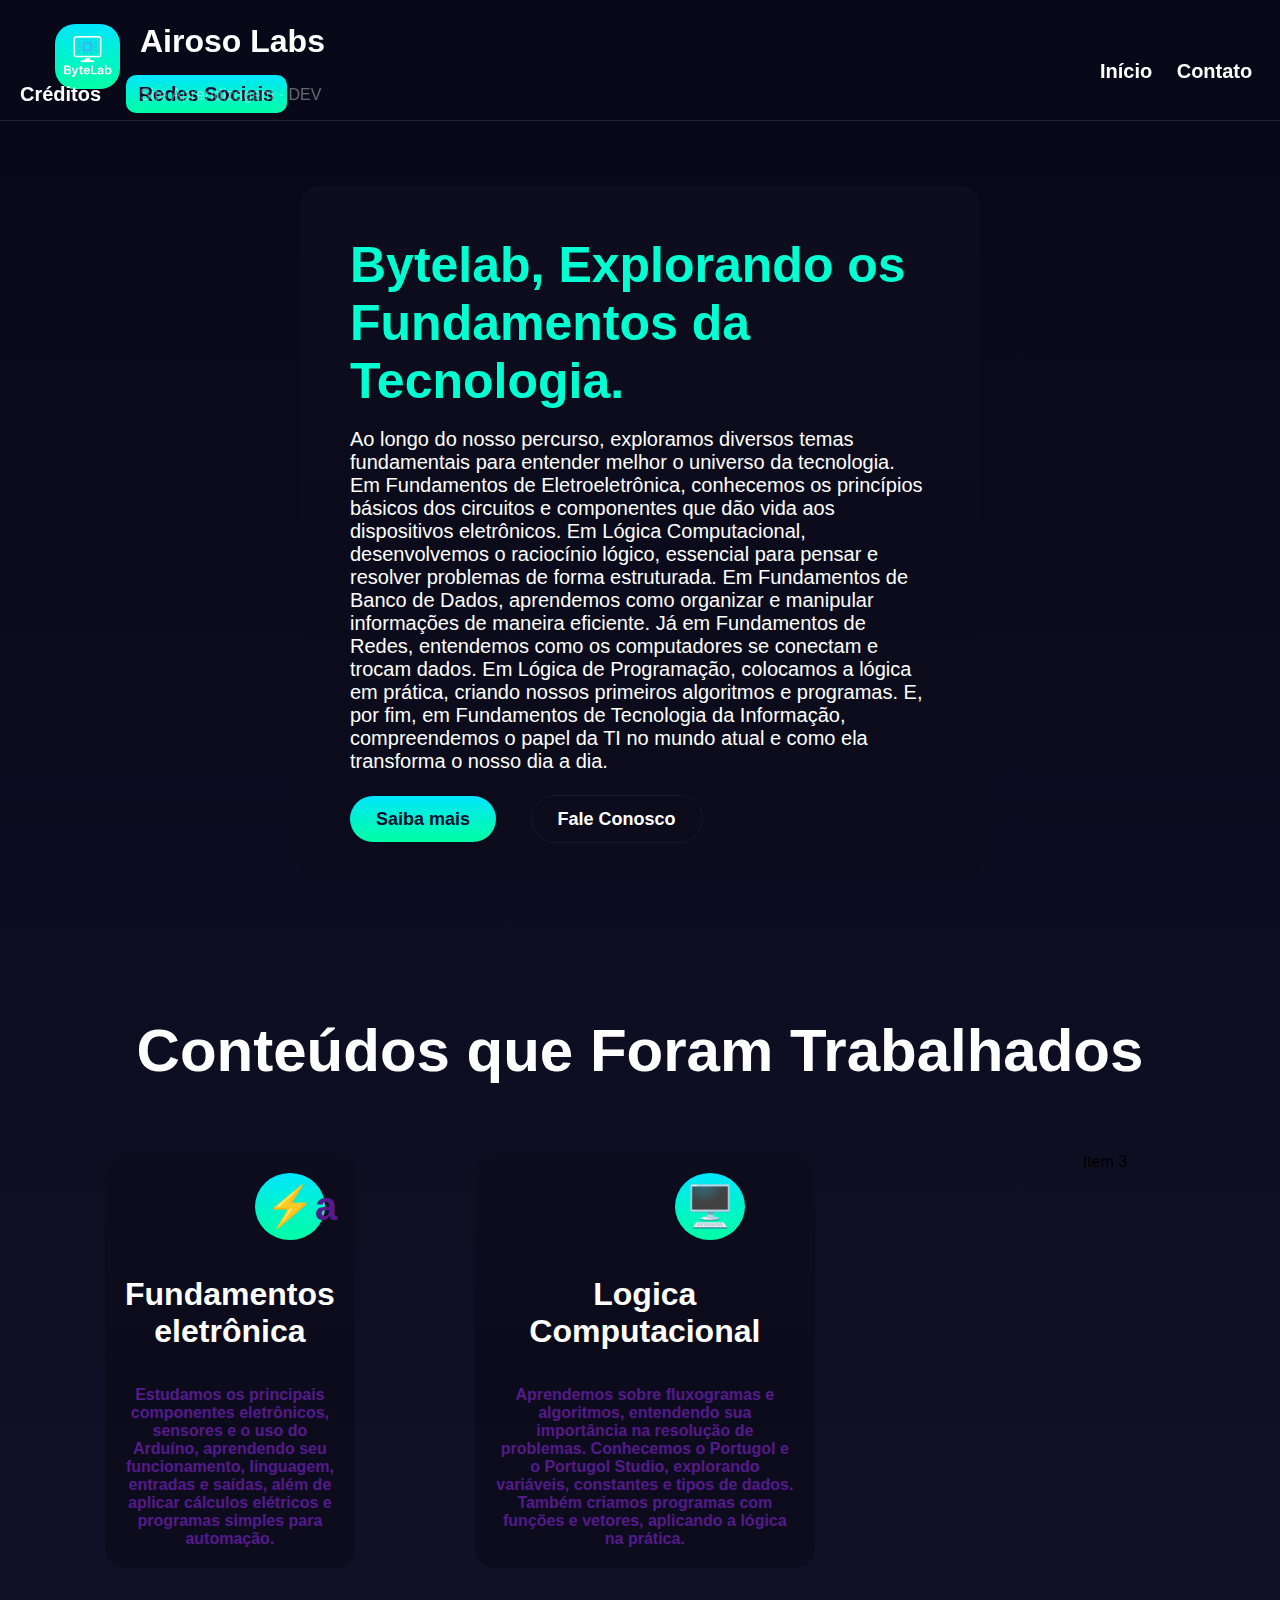
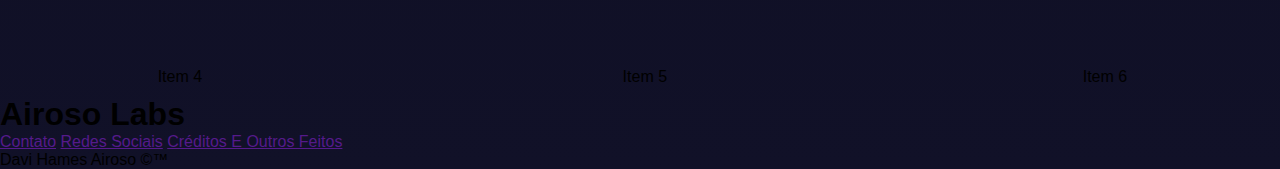
<file: index.html>
<!DOCTYPE html>
<html lang="pt-BR">
<head>
    <meta charset="UTF-8">
    <meta name="viewport" content="width=device-width, initial-scale=1.0">
    <link rel="shortcut icon" href="./imgPrincipal/logo.png" type="image/png">
    <link rel="stylesheet" href="./principal.css">
    <title>ByteLab</title>
</head>
<body>
    <header>
        <img src="./imgPrincipal/logo_nome.png"> <h1><strong>Airoso Labs</strong></h1> 
        <a href="" class="inicio"><strong>Início</strong></a> <a href="" class="CTT"><strong>Contato</strong></a> <a href="" class="COF"><strong>Créditos</strong></a> <a href="" class="redSoc"><strong>Redes Sociais</strong></a><br>
        <p>Site Aprendizagem · DEV</p><br>
    </header><br><br><br><br><br><br><br>
    <main>
        <!-- caixinha de introdução inicial -->
        <div class="caixaUm">
            <h1 class="tituloBUm"><strong>Bytelab, Explorando os Fundamentos da Tecnologia.</strong></h1><br>
            <p class="textoBUm">Ao longo do nosso percurso, exploramos diversos temas fundamentais para entender melhor o universo da tecnologia. Em Fundamentos de Eletroeletrônica, conhecemos os princípios básicos dos circuitos e componentes que dão vida aos dispositivos eletrônicos. Em Lógica Computacional, desenvolvemos o raciocínio lógico, essencial para pensar e resolver problemas de forma estruturada. Em Fundamentos de Banco de Dados, aprendemos como organizar e manipular informações de maneira eficiente. Já em Fundamentos de Redes, entendemos como os computadores se conectam e trocam dados. Em Lógica de Programação, colocamos a lógica em prática, criando nossos primeiros algoritmos e programas. E, por fim, em Fundamentos de Tecnologia da Informação, compreendemos o papel da TI no mundo atual e como ela transforma o nosso dia a dia.</p><br><br>
            <a href="#conteudos" class="saibMais"><strong>Saiba mais</strong></a> <a href="" class="falConosco"><strong>Fale Conosco</strong></a>
        </div><br><br>

        <h1 class="tituloConteudos" id="conteudos"><strong>Conteúdos que Foram Trabalhados</strong></h1><br>
        <!-- aqui pra baixo são as caixas de conteúdos e links clicaveis -->
       <div class="grid-container">

  <div class="grid-FE">
    <a href="" class="linkFE"> <h1 class="emojiFE">⚡a</h1> <br><br>
        <h1 class="tituloFE">Fundamentos eletrônica</h1><br><br>
        <p class="textoFE"><strong>Estudamos os principais componentes eletrônicos, sensores e o uso do Arduíno, aprendendo seu funcionamento, linguagem, entradas e saídas, além de aplicar cálculos elétricos e programas simples para automação.</strong></p> 
    </a> </div>

  <div class="grid-LC">
    <a href="" class="linkLC">
        <h1 class="emojiLC">🖥️</h1><br><br>
        <h1 class="tituloLC">Logica Computacional</h1><br><br>
        <p class="textoLC"><strong>Aprendemos sobre fluxogramas e algoritmos, entendendo sua importância na resolução de problemas. Conhecemos o Portugol e o Portugol Studio, explorando variáveis, constantes e tipos de dados. Também criamos programas com funções e vetores, aplicando a lógica na prática.</strong></p>
    </a>
  </div>

  <div class="grid-item">Item 3</div>
  <div class="grid-item">Item 4</div>
  <div class="grid-item">Item 5</div>
  <div class="grid-item">Item 6</div>
</div>
    </main>
    <footer>
        <h1>Airoso Labs</h1> <a href="">Contato</a> <a href="">Redes Sociais</a> <a href="">Créditos E Outros Feitos</a><br>
        <p>Davi Hames Airoso &copy;&trade;</p>
    </footer>
</body>
</html>
</file>
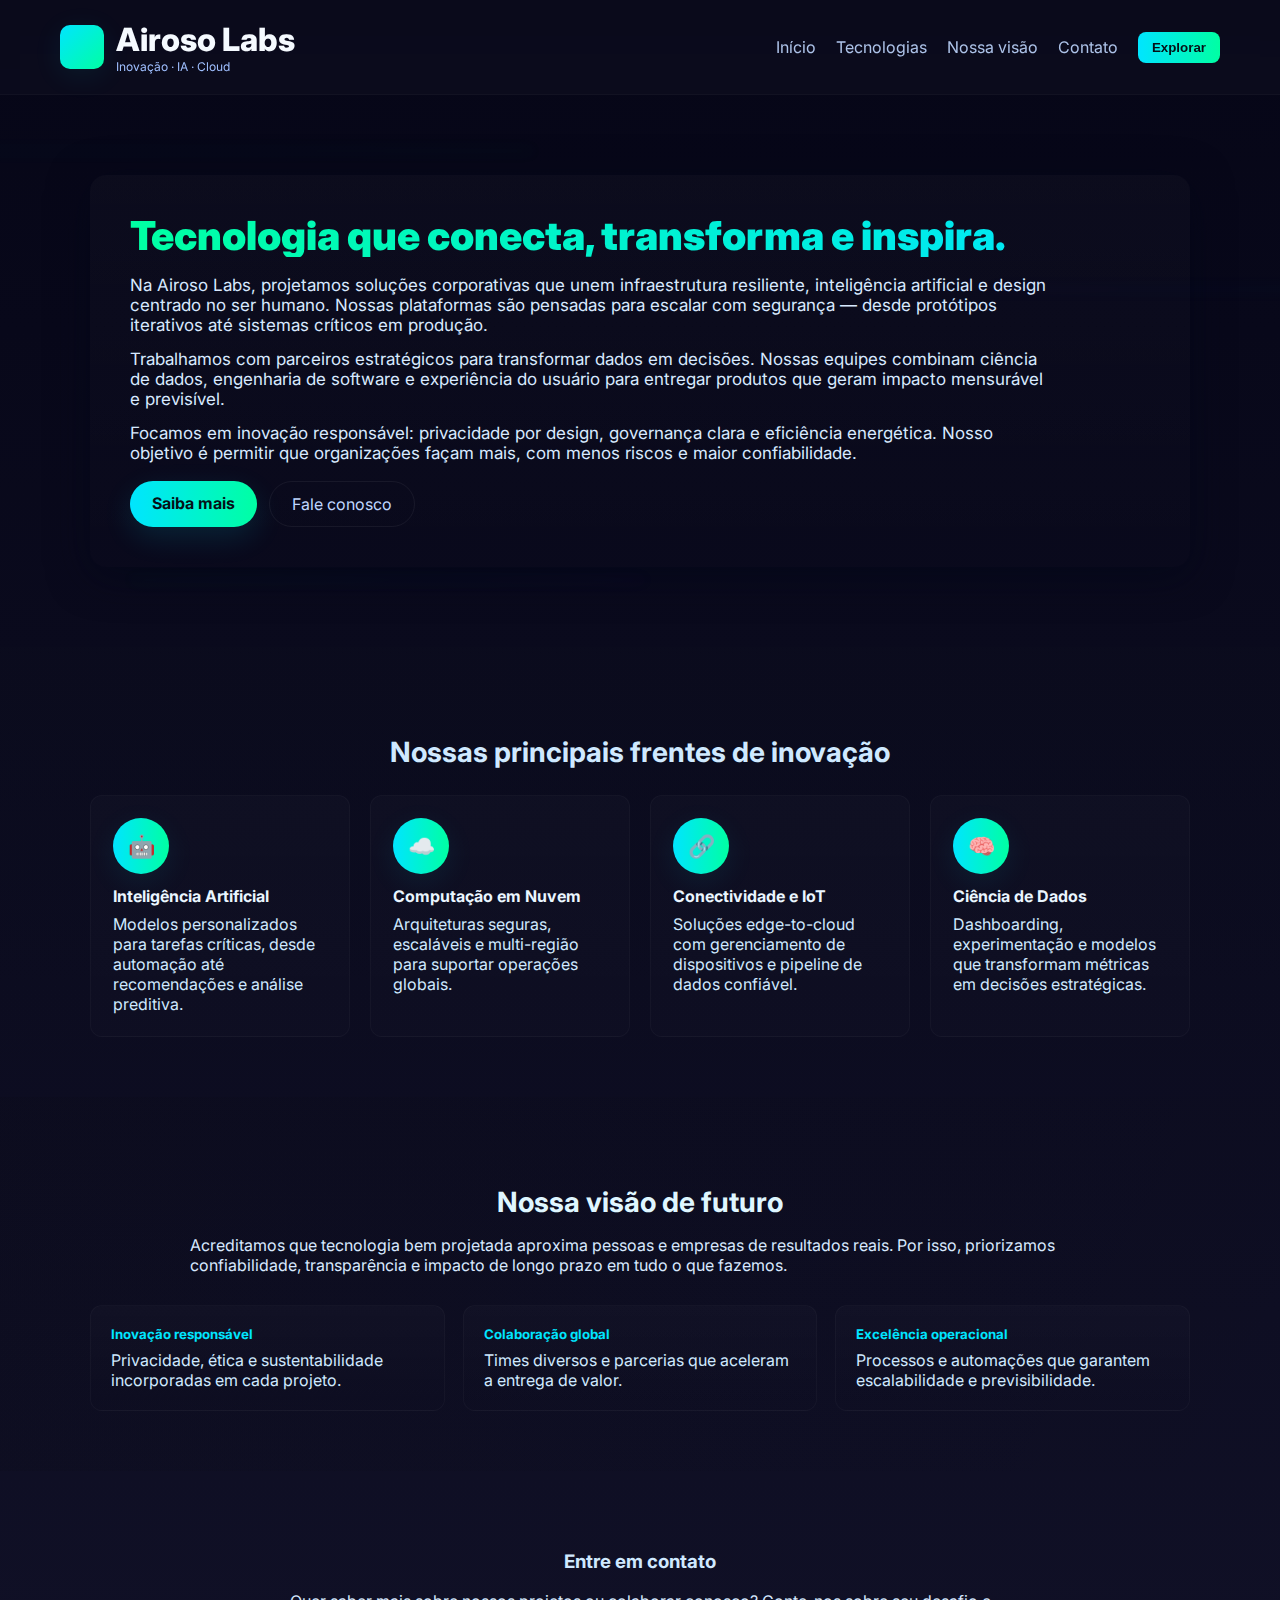
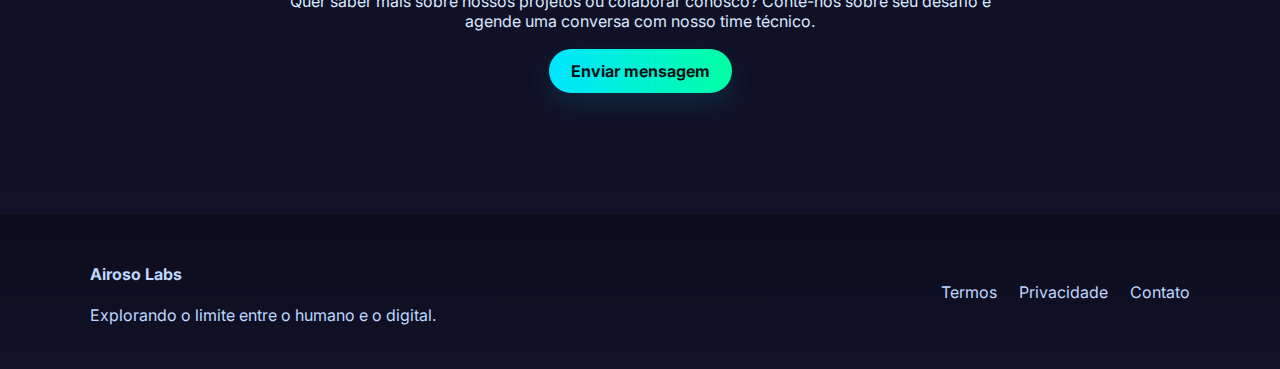
<file: base/base.html>
<!-- Futuristic Tech Landing Page (HTML + CSS) — Updated hero: corporate, no image, strong title -->
<!DOCTYPE html>
<html lang="pt-br">
<head>
  <meta charset="UTF-8" />
  <meta name="viewport" content="width=device-width, initial-scale=1.0" />
  <title>Airoso Labs — Tecnologia que conecta, transforma e inspira</title>
  <link rel="preconnect" href="https://fonts.googleapis.com">
  <link rel="preconnect" href="https://fonts.gstatic.com" crossorigin>
  <link href="https://fonts.googleapis.com/css2?family=Inter:wght@400;600;700;900&display=swap" rel="stylesheet">
  <link rel="stylesheet" href="style.css" />
</head>
<body>
  <header class="header">
    <div class="logo">
      <div class="icon" aria-hidden></div>
      <div>
        <h1>Airoso Labs</h1>
        <p>Inovação · IA · Cloud</p>
      </div>
    </div>
    <nav class="nav" aria-label="Principal">
      <a href="#intro">Início</a>
      <a href="#tecnologias">Tecnologias</a>
      <a href="#visao">Nossa visão</a>
      <a href="#contato">Contato</a>
      <button class="nav-btn">Explorar</button>
    </nav>
  </header>

  <!-- HERO: Removed image. Strong title + 3 paragraphs + CTA -->
  <section id="intro" class="hero-strong">
    <div class="hero-inner">
      <h2 class="hero-title">Tecnologia que conecta, transforma e inspira.</h2>

      <div class="hero-copy">
        <p>Na Airoso Labs, projetamos soluções corporativas que unem infraestrutura resiliente, inteligência artificial e design centrado no ser humano. Nossas plataformas são pensadas para escalar com segurança — desde protótipos iterativos até sistemas críticos em produção.</p>

        <p>Trabalhamos com parceiros estratégicos para transformar dados em decisões. Nossas equipes combinam ciência de dados, engenharia de software e experiência do usuário para entregar produtos que geram impacto mensurável e previsível.</p>

        <p>Focamos em inovação responsável: privacidade por design, governança clara e eficiência energética. Nosso objetivo é permitir que organizações façam mais, com menos riscos e maior confiabilidade.</p>
      </div>

      <div class="hero-actions">
        <a class="btn-primary" href="#tecnologias">Saiba mais</a>
        <a class="btn-ghost" href="#contato">Fale conosco</a>
      </div>

      <div class="hero-decor">
        <span class="line line-1" aria-hidden></span>
        <span class="line line-2" aria-hidden></span>
        <span class="line line-3" aria-hidden></span>
      </div>
    </div>
  </section>

  <main>
    <section id="tecnologias" class="features">
      <h3>Nossas principais frentes de inovação</h3>
      <div class="feature-grid">
        <div class="feature">
          <div class="icon-circle">🤖</div>
          <h4>Inteligência Artificial</h4>
          <p>Modelos personalizados para tarefas críticas, desde automação até recomendações e análise preditiva.</p>
        </div>
        <div class="feature">
          <div class="icon-circle">☁️</div>
          <h4>Computação em Nuvem</h4>
          <p>Arquiteturas seguras, escaláveis e multi-região para suportar operações globais.</p>
        </div>
        <div class="feature">
          <div class="icon-circle">🔗</div>
          <h4>Conectividade e IoT</h4>
          <p>Soluções edge-to-cloud com gerenciamento de dispositivos e pipeline de dados confiável.</p>
        </div>
        <div class="feature">
          <div class="icon-circle">🧠</div>
          <h4>Ciência de Dados</h4>
          <p>Dashboarding, experimentação e modelos que transformam métricas em decisões estratégicas.</p>
        </div>
      </div>
    </section>

    <section id="visao" class="vision">
      <h3>Nossa visão de futuro</h3>
      <p>Acreditamos que tecnologia bem projetada aproxima pessoas e empresas de resultados reais. Por isso, priorizamos confiabilidade, transparência e impacto de longo prazo em tudo o que fazemos.</p>
      <div class="cards">
        <div class="card">
          <h5>Inovação responsável</h5>
          <p>Privacidade, ética e sustentabilidade incorporadas em cada projeto.</p>
        </div>
        <div class="card">
          <h5>Colaboração global</h5>
          <p>Times diversos e parcerias que aceleram a entrega de valor.</p>
        </div>
        <div class="card">
          <h5>Excelência operacional</h5>
          <p>Processos e automações que garantem escalabilidade e previsibilidade.</p>
        </div>
      </div>
    </section>

    <section id="contato" class="contact">
      <h3>Entre em contato</h3>
      <p>Quer saber mais sobre nossos projetos ou colaborar conosco? Conte-nos sobre seu desafio e agende uma conversa com nosso time técnico.</p>
      <a href="mailto:contato@airosolabs.com" class="btn-primary">Enviar mensagem</a>
    </section>
  </main>

  <footer>
    <div class="footer-content">
      <div>
        <h4>Airoso Labs</h4>
        <p>Explorando o limite entre o humano e o digital.</p>
      </div>
      <div class="footer-links">
        <a>Termos</a>
        <a>Privacidade</a>
        <a>Contato</a>
      </div>
    </div>
  </footer>
</body>
</html>
</file>
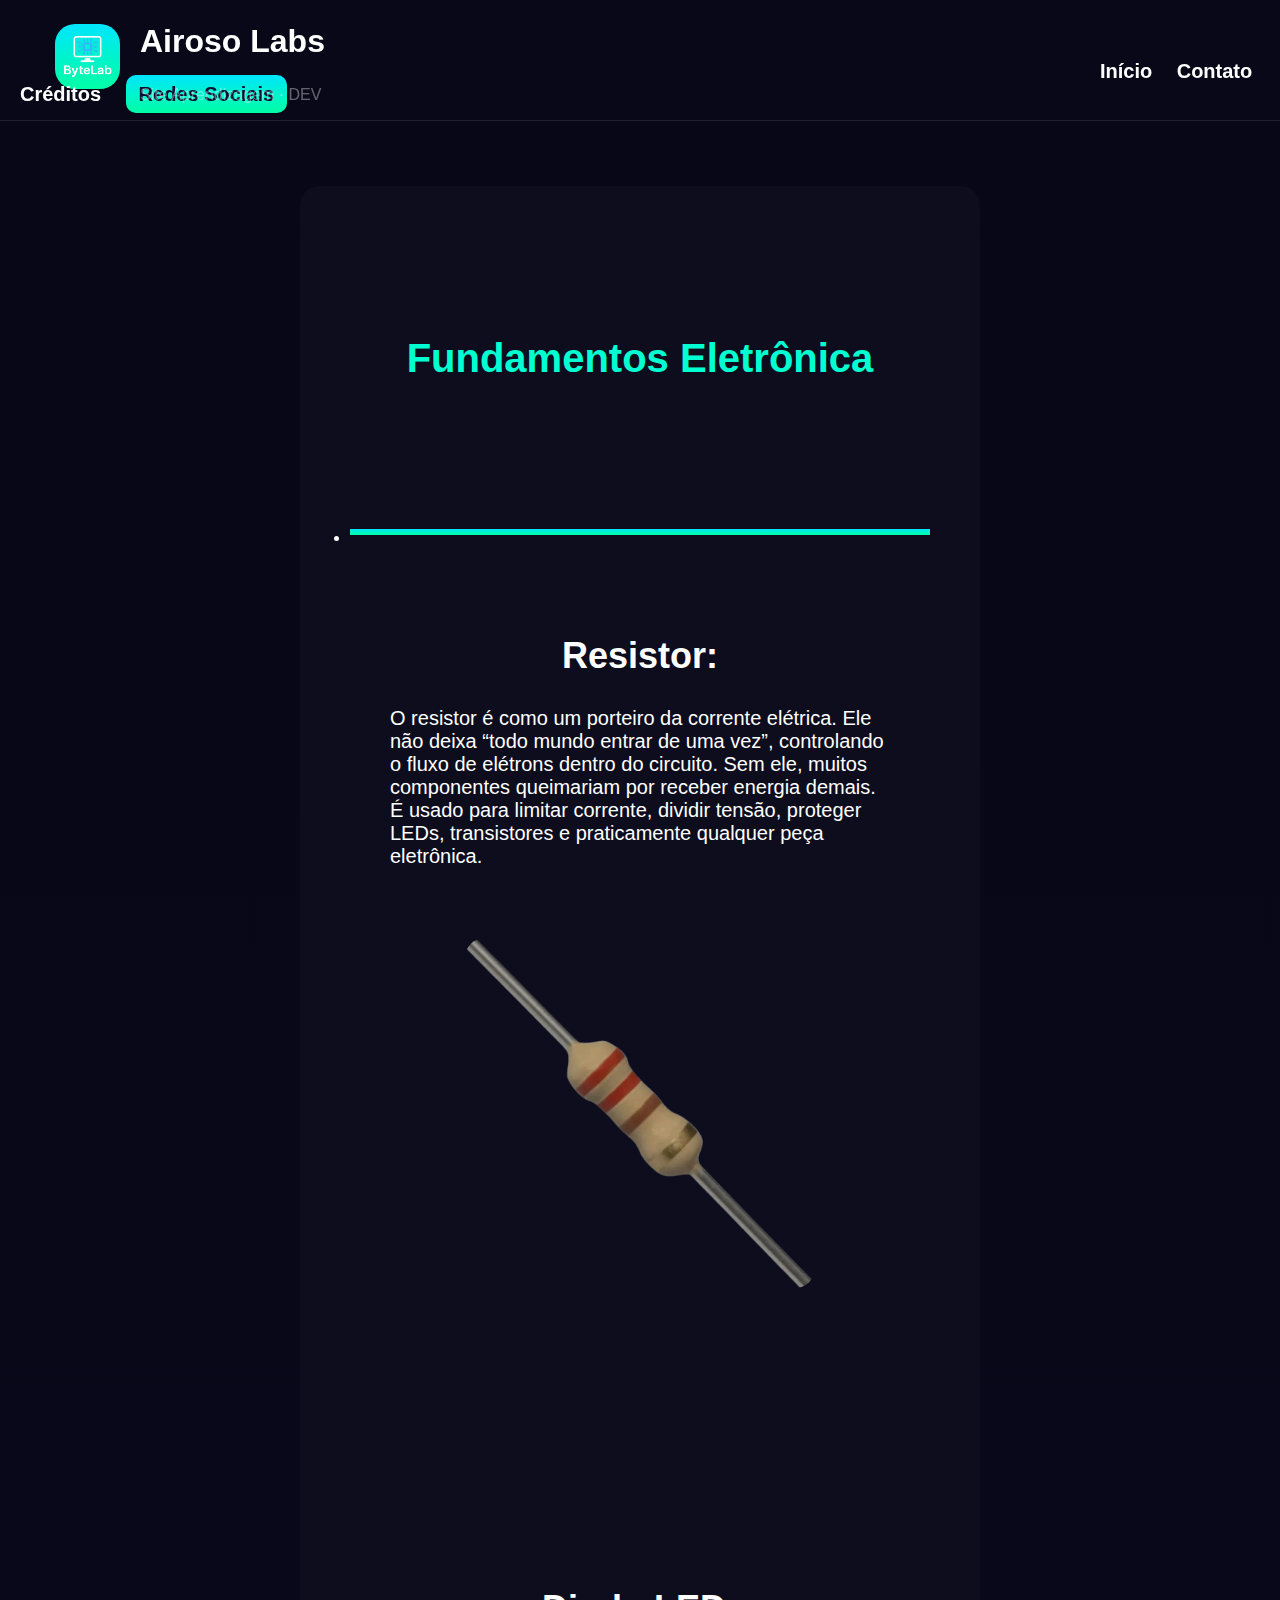
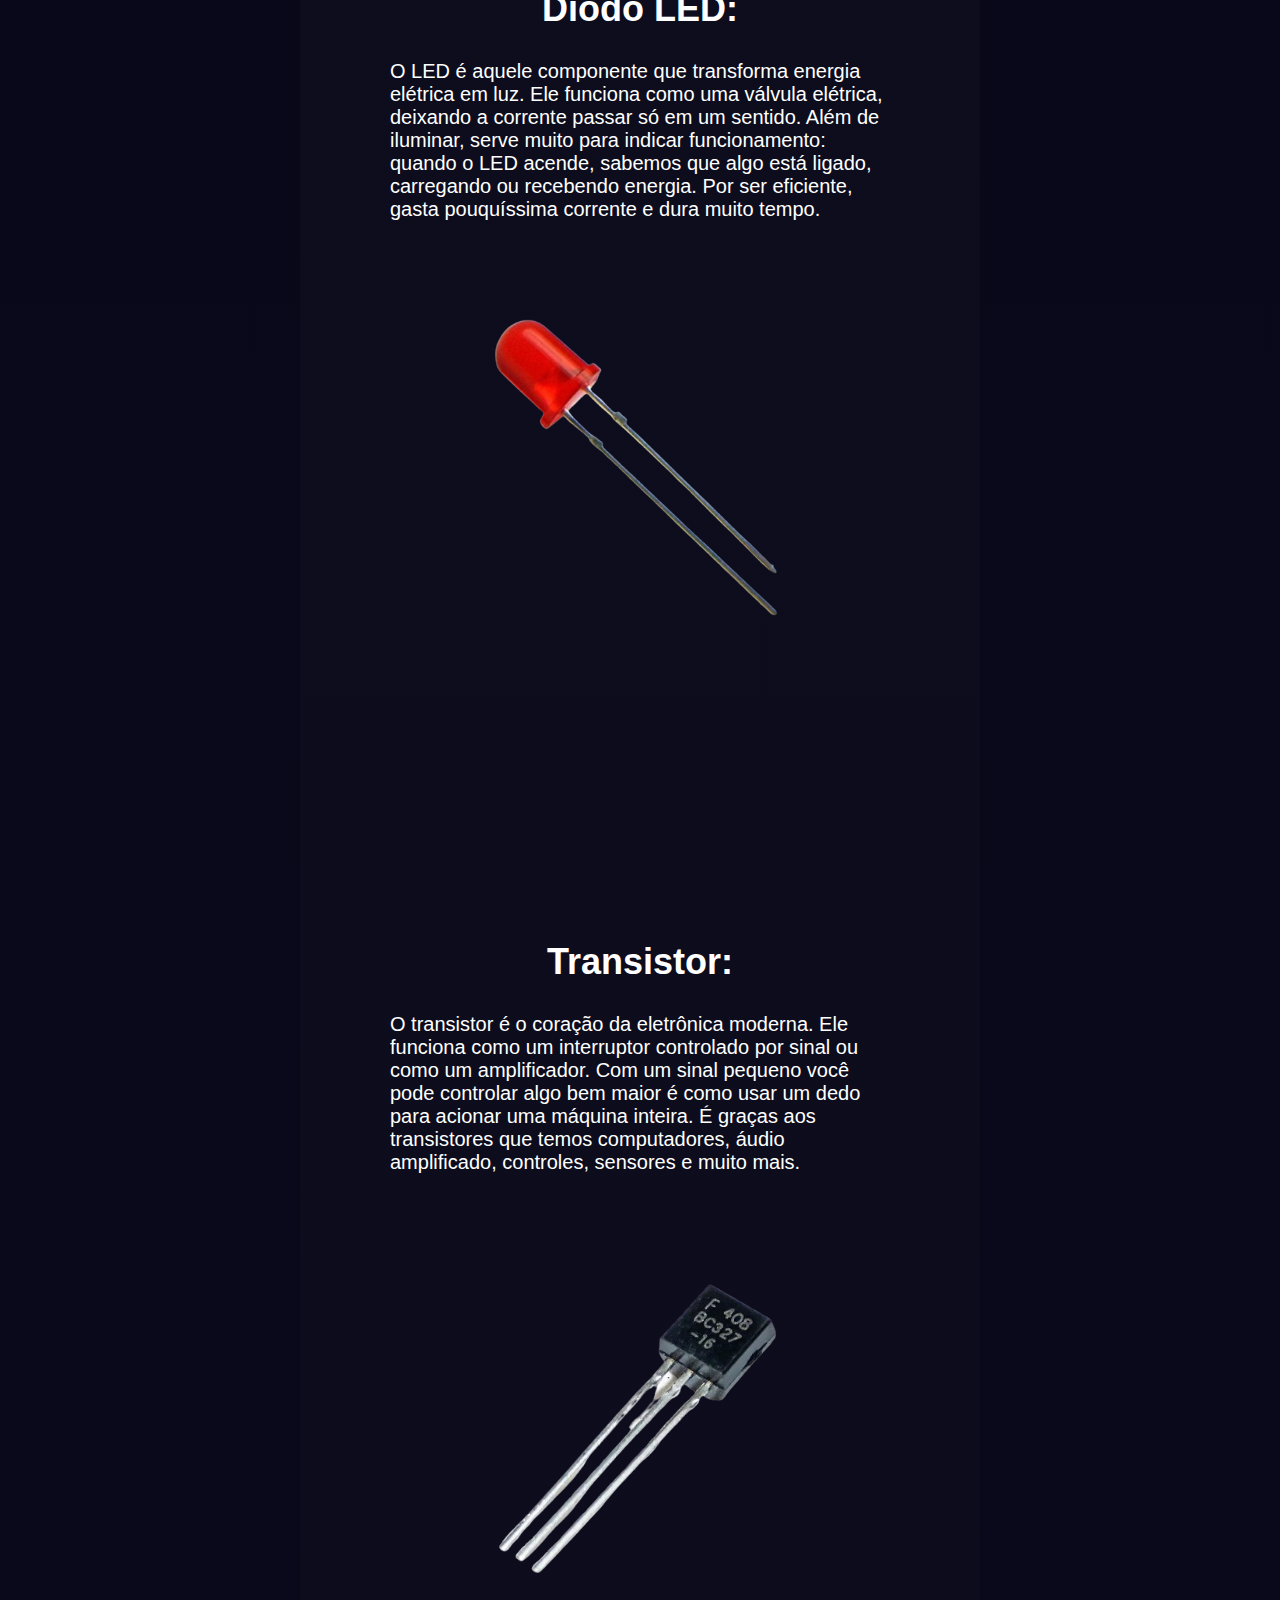
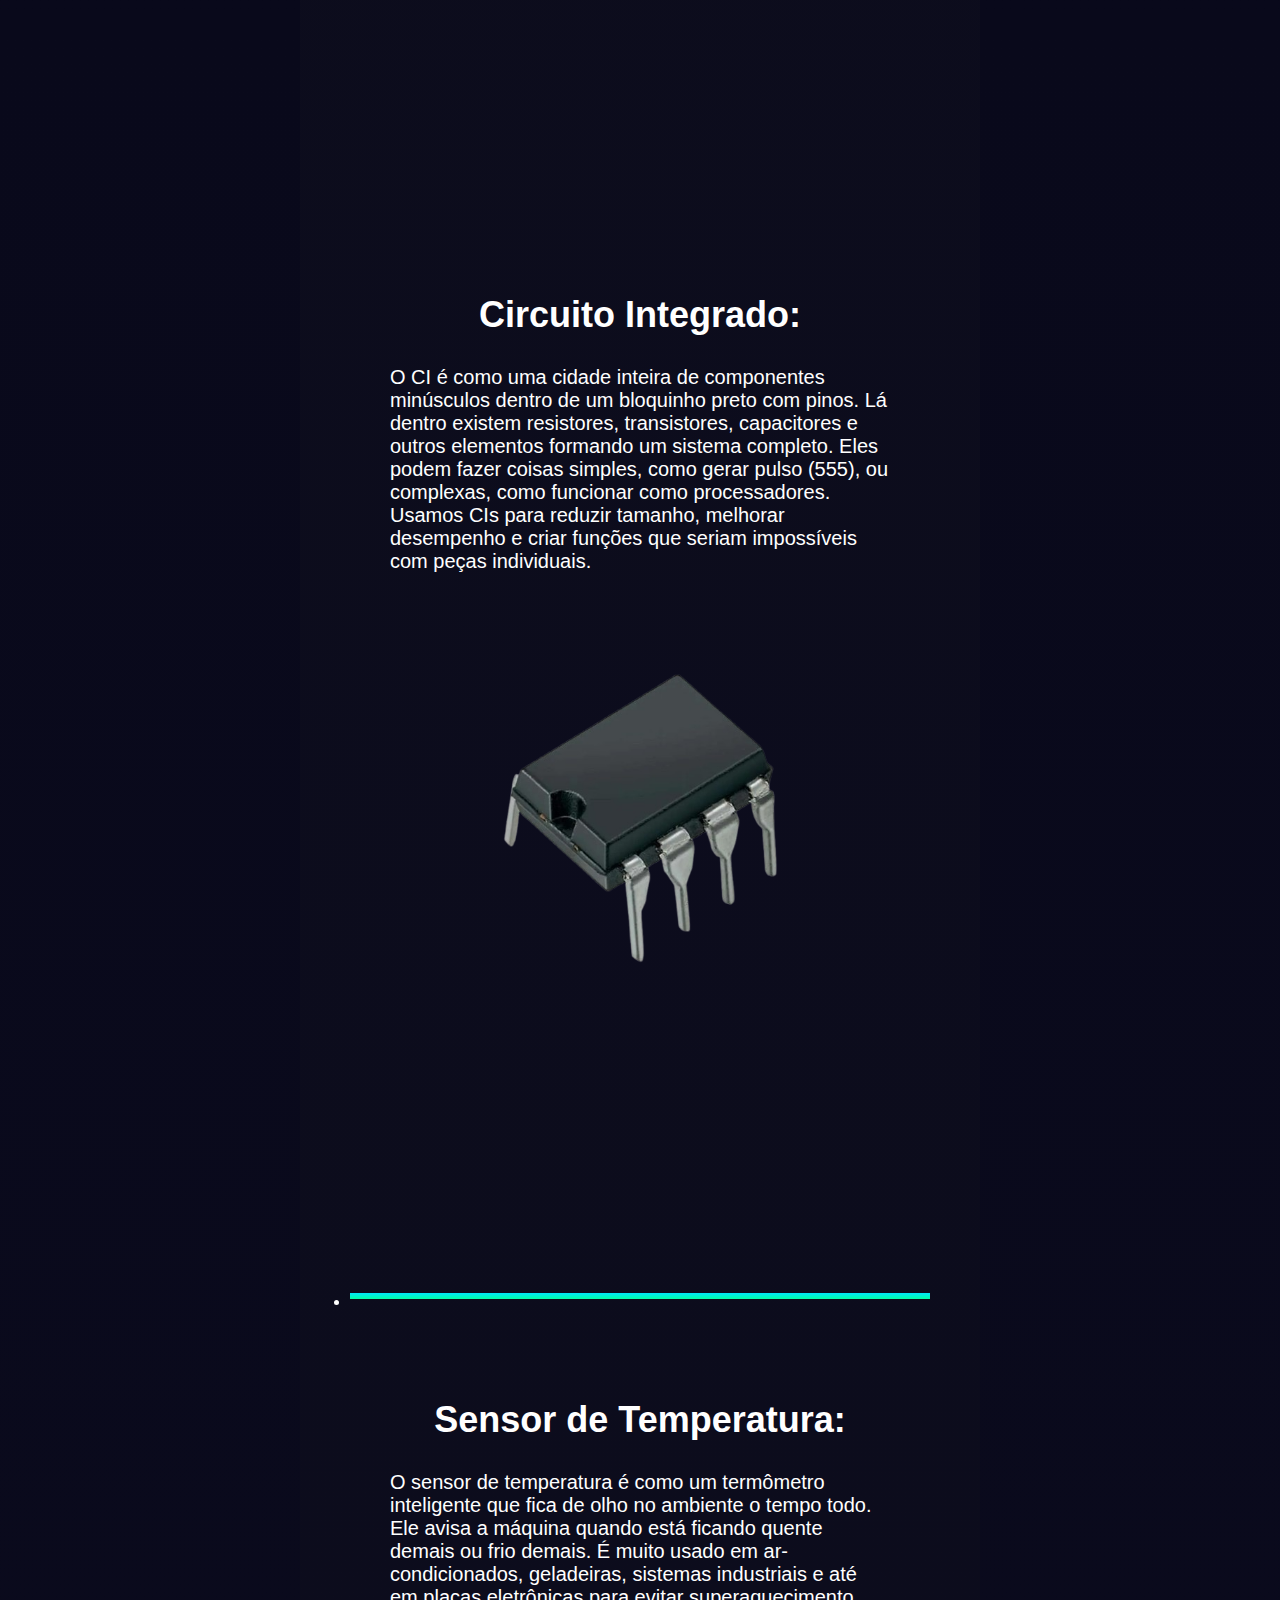
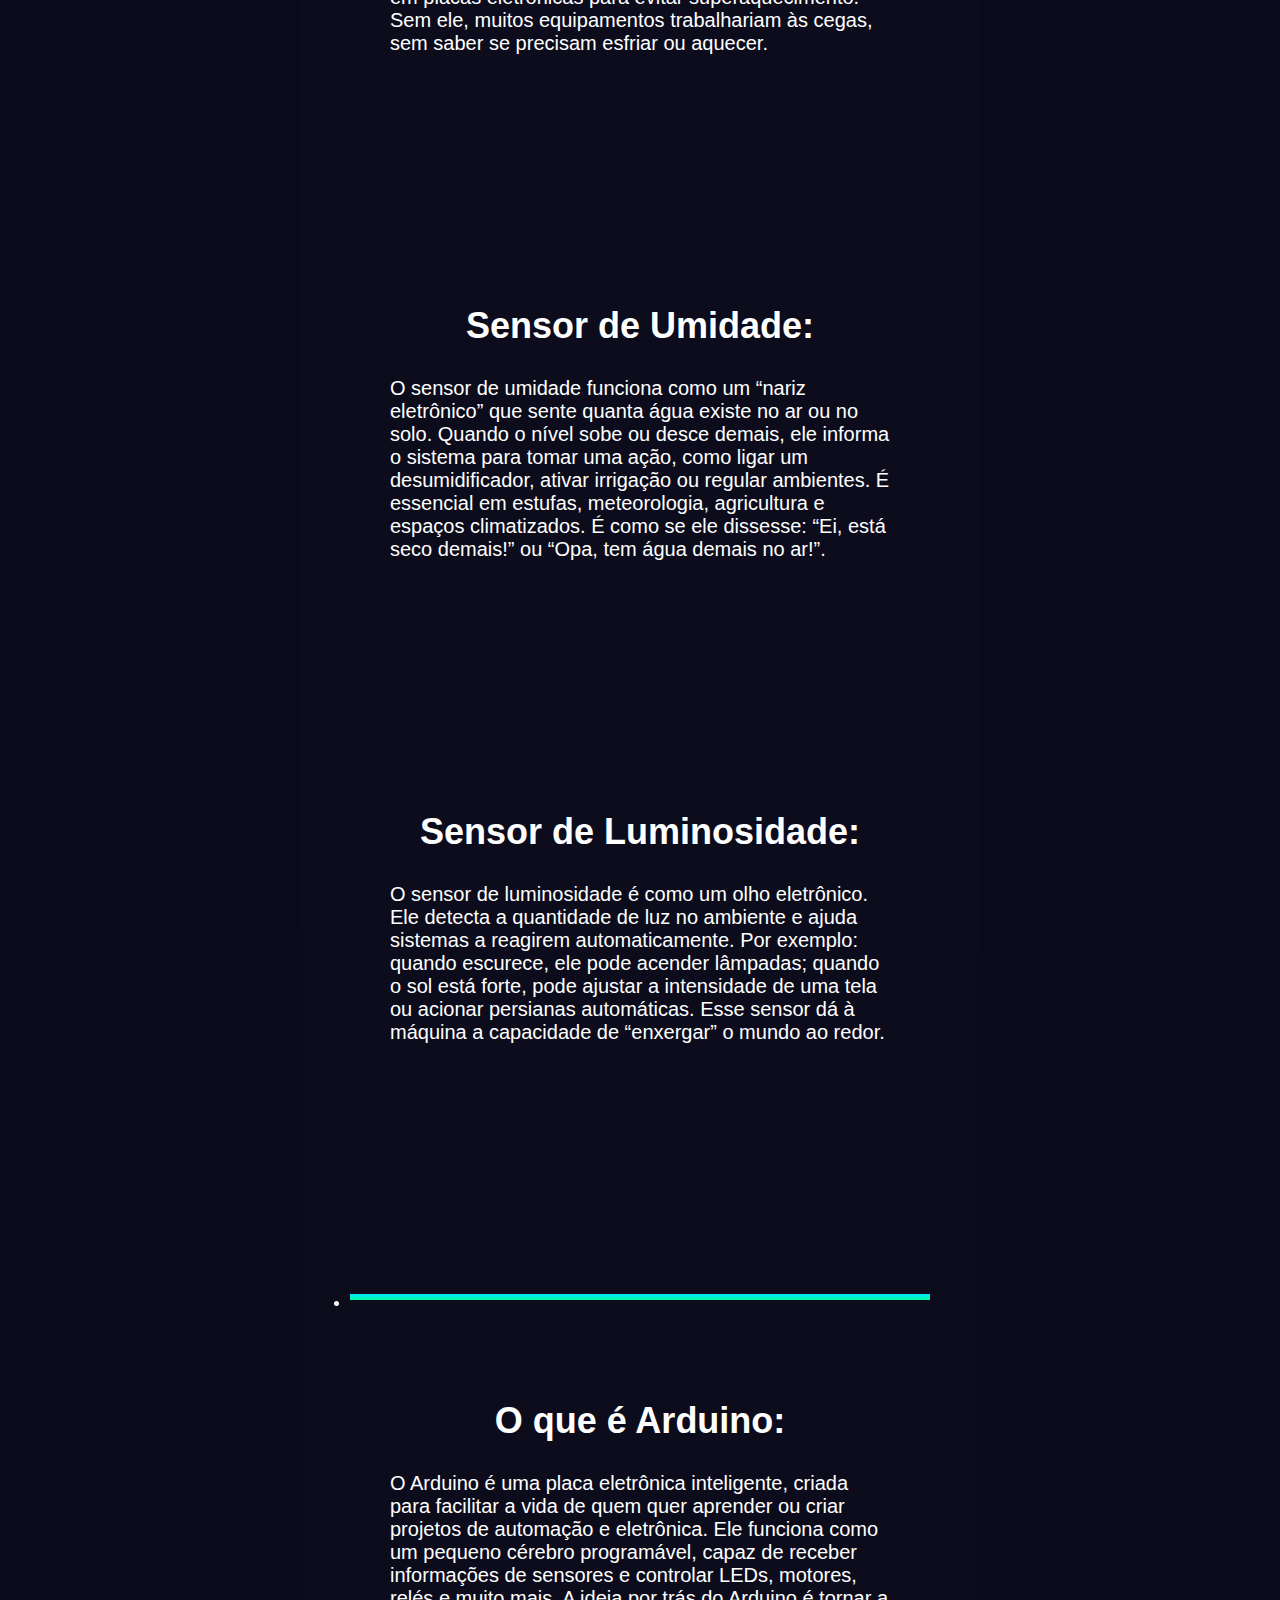
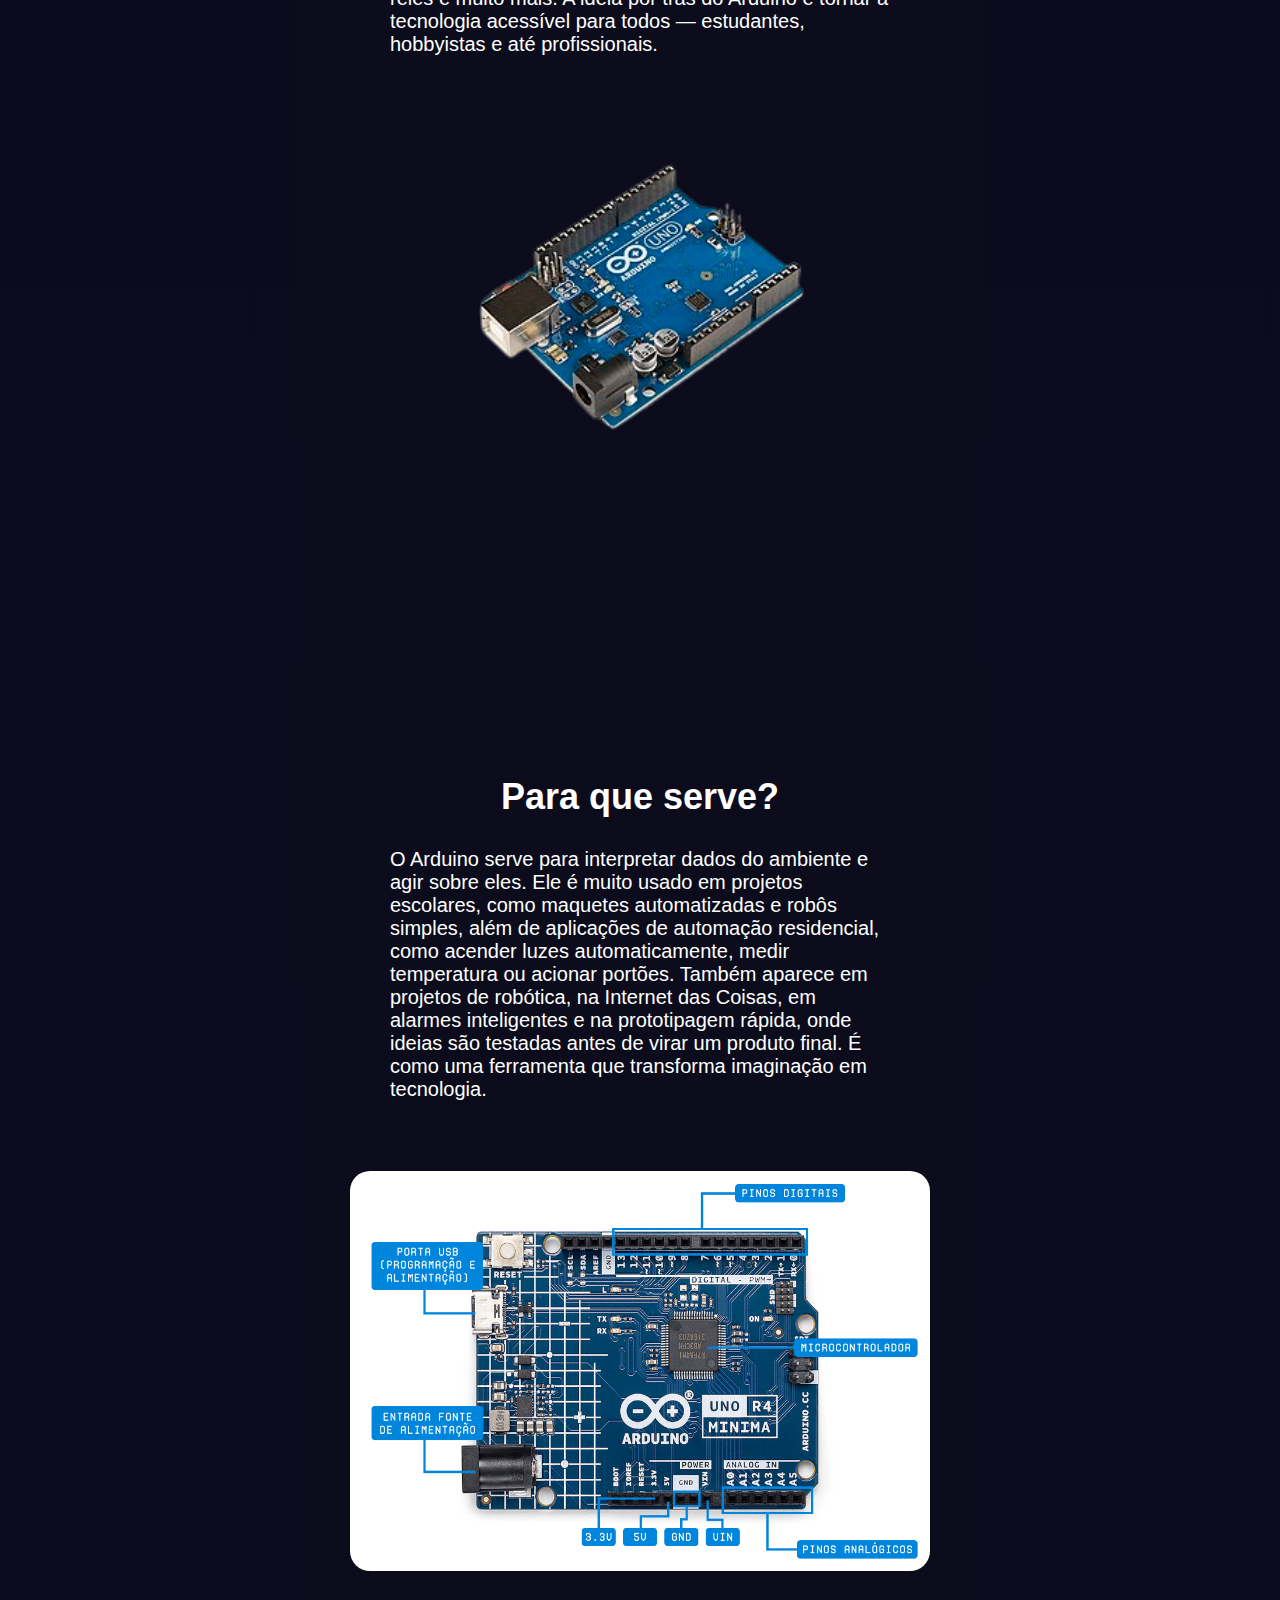
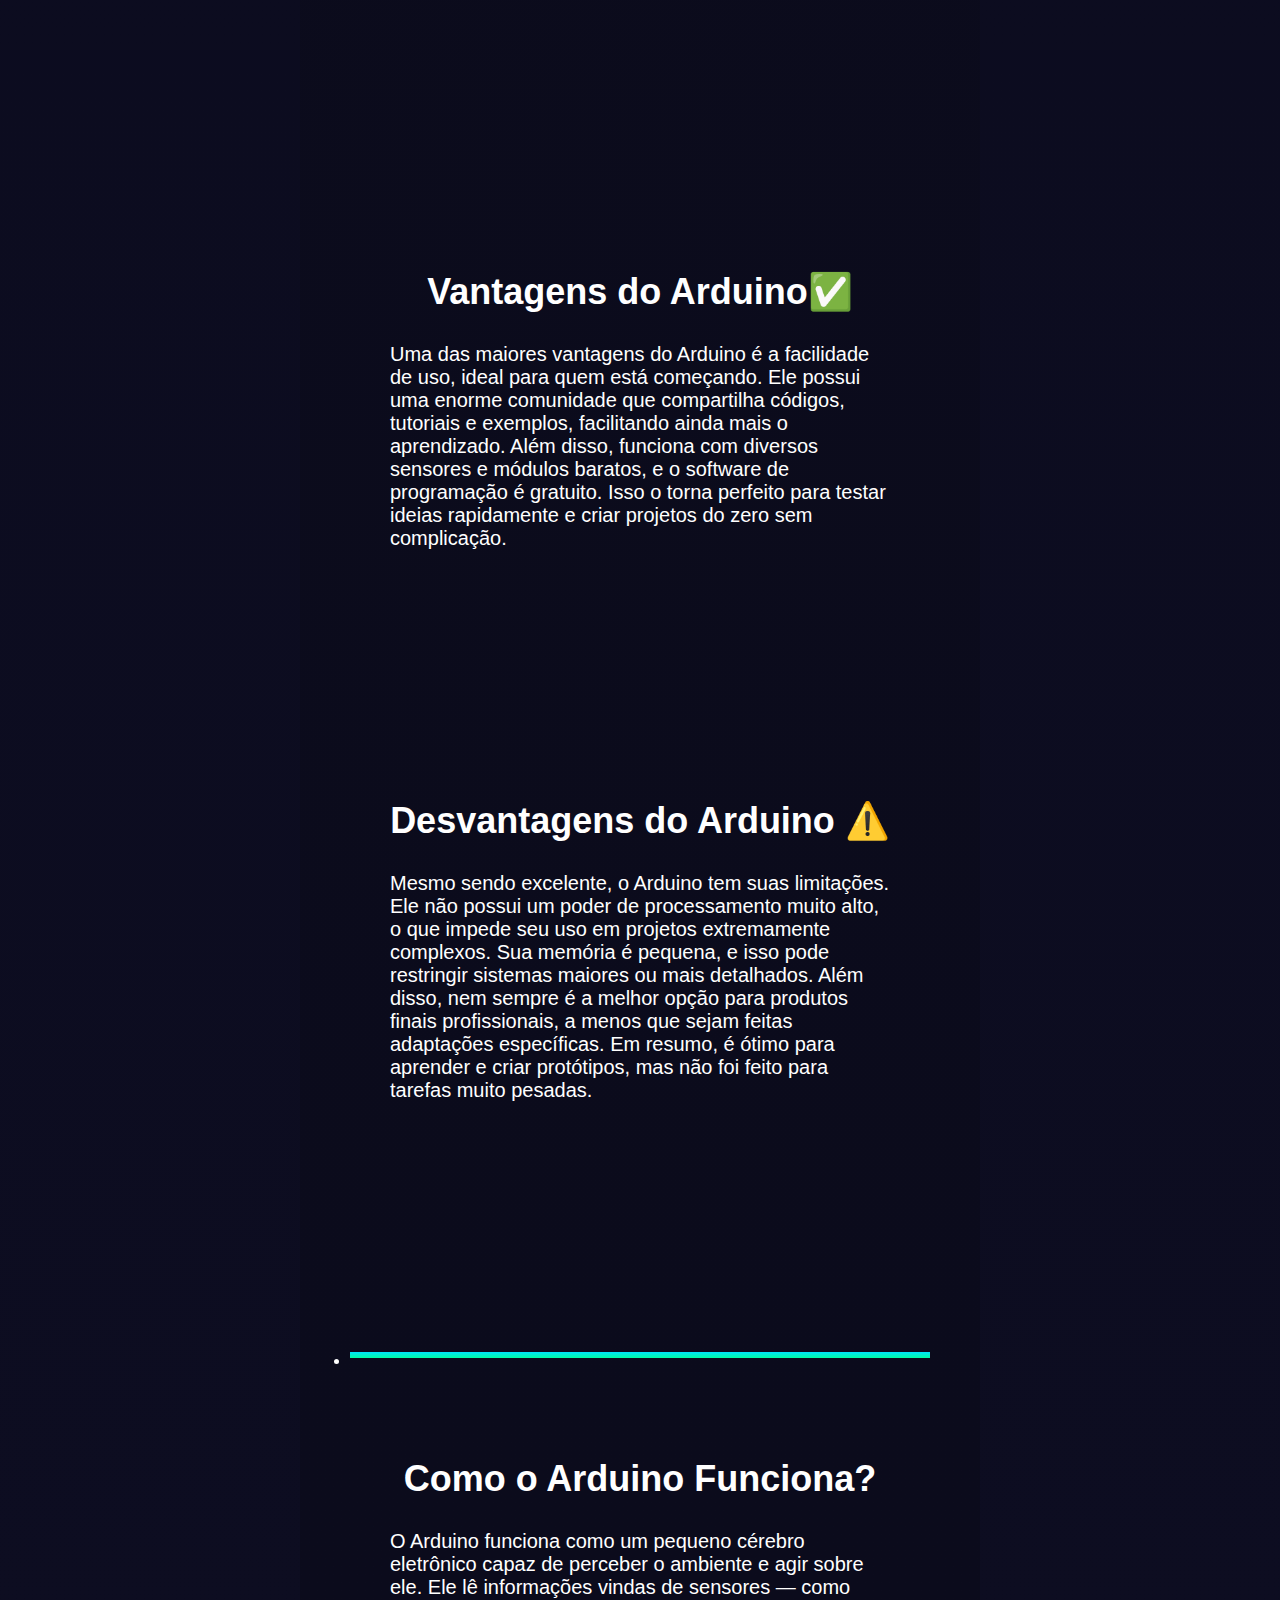
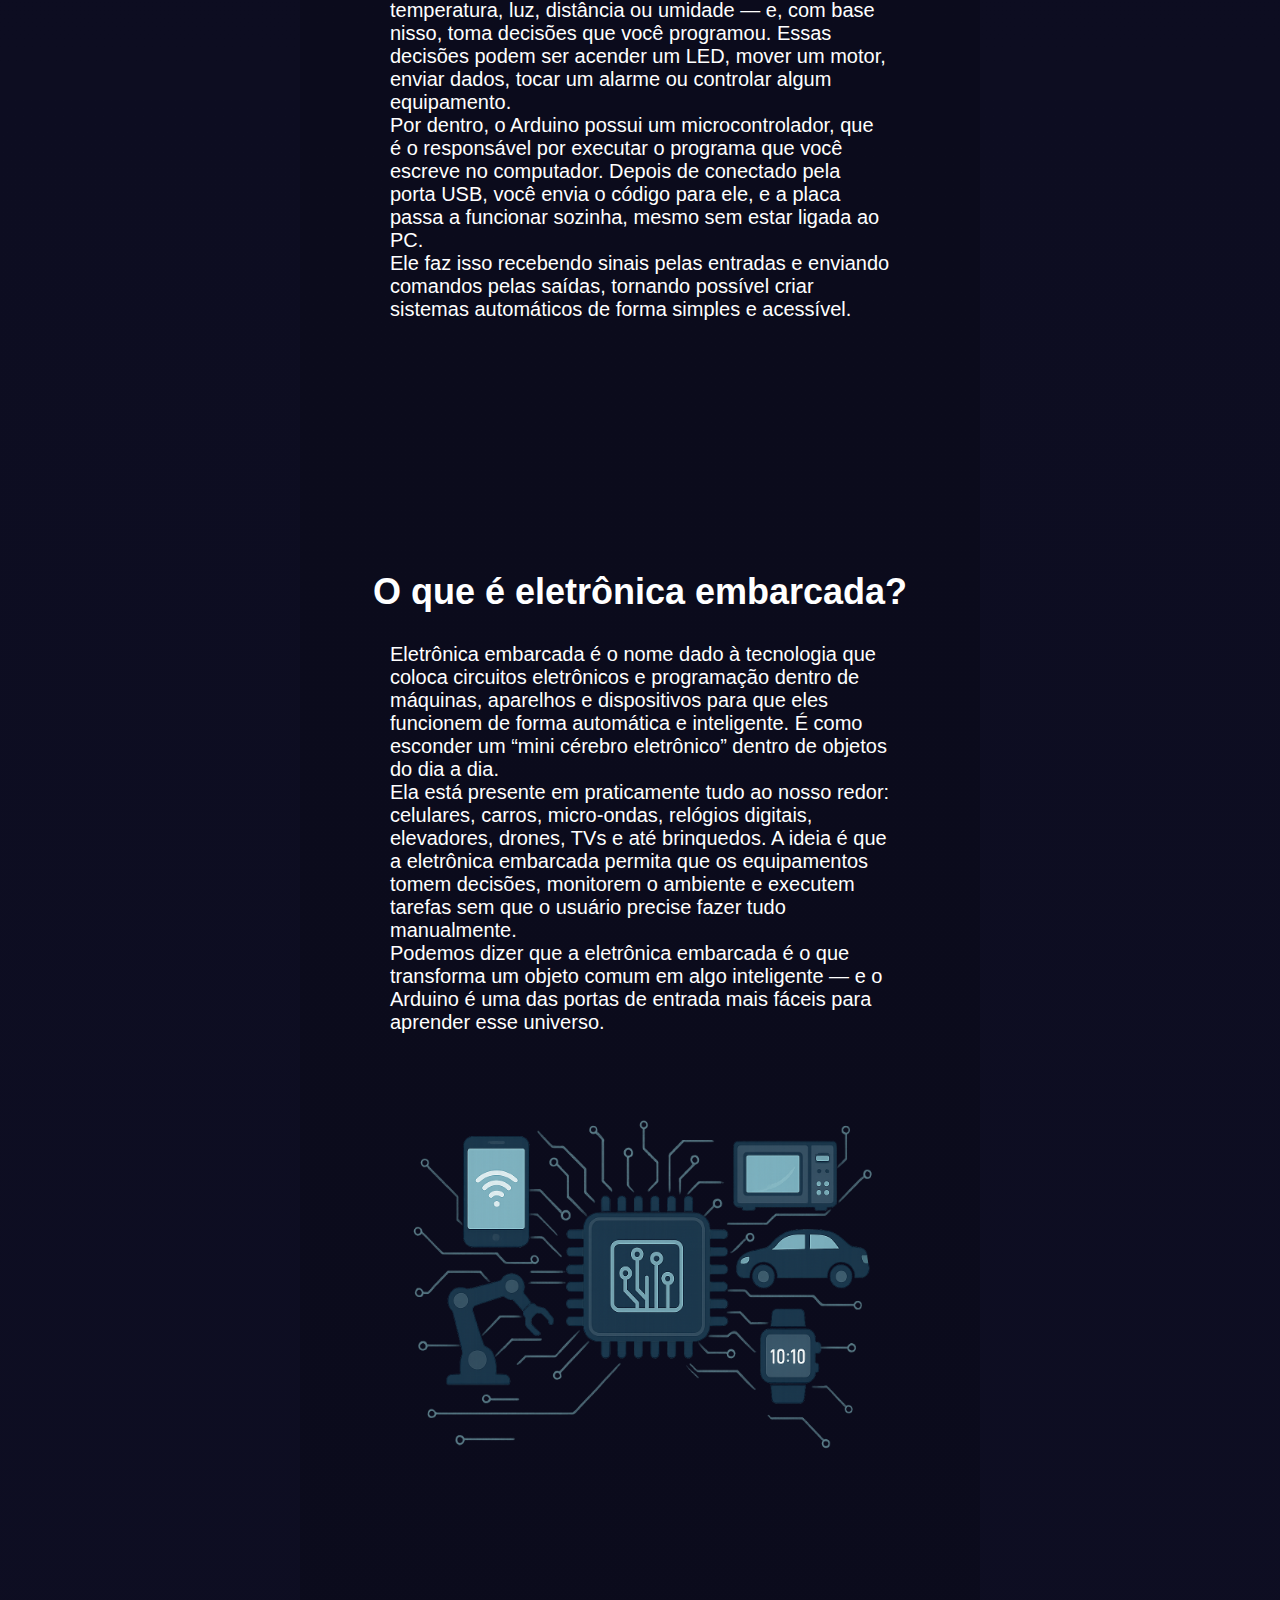
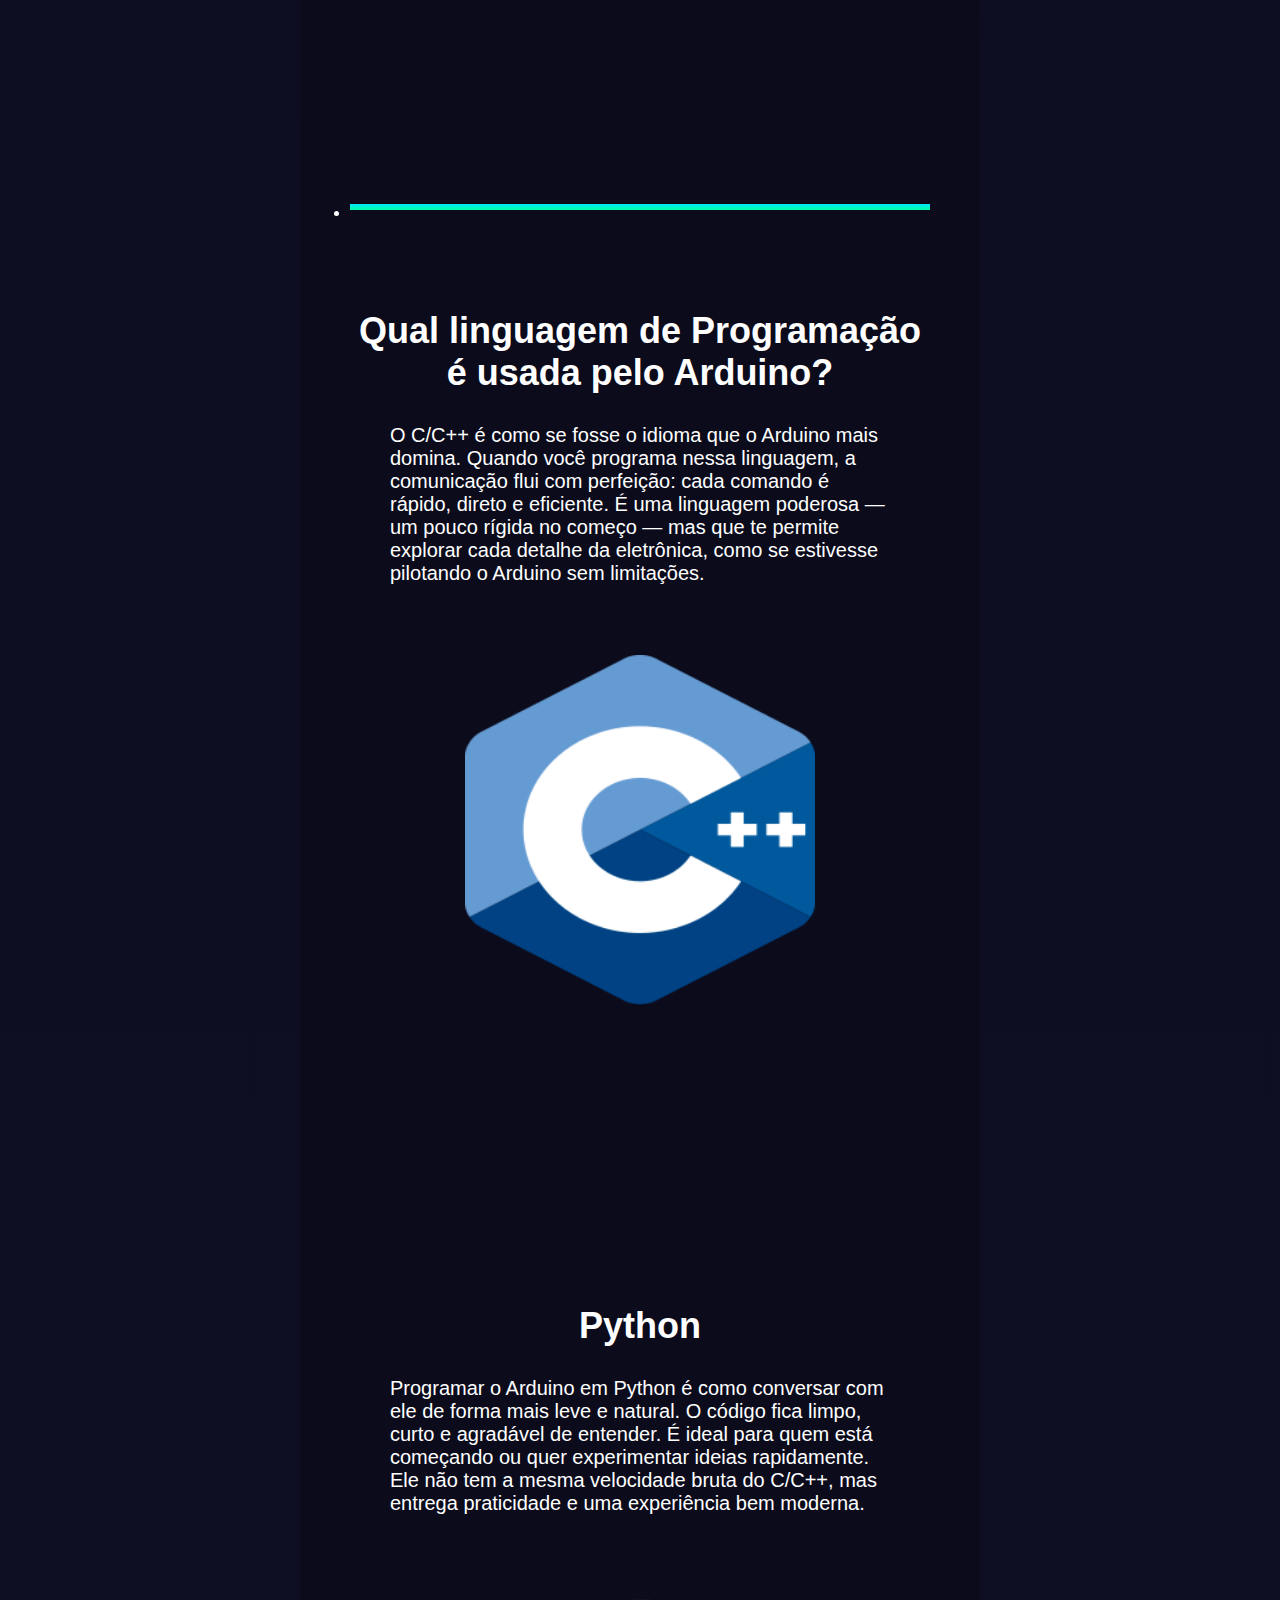
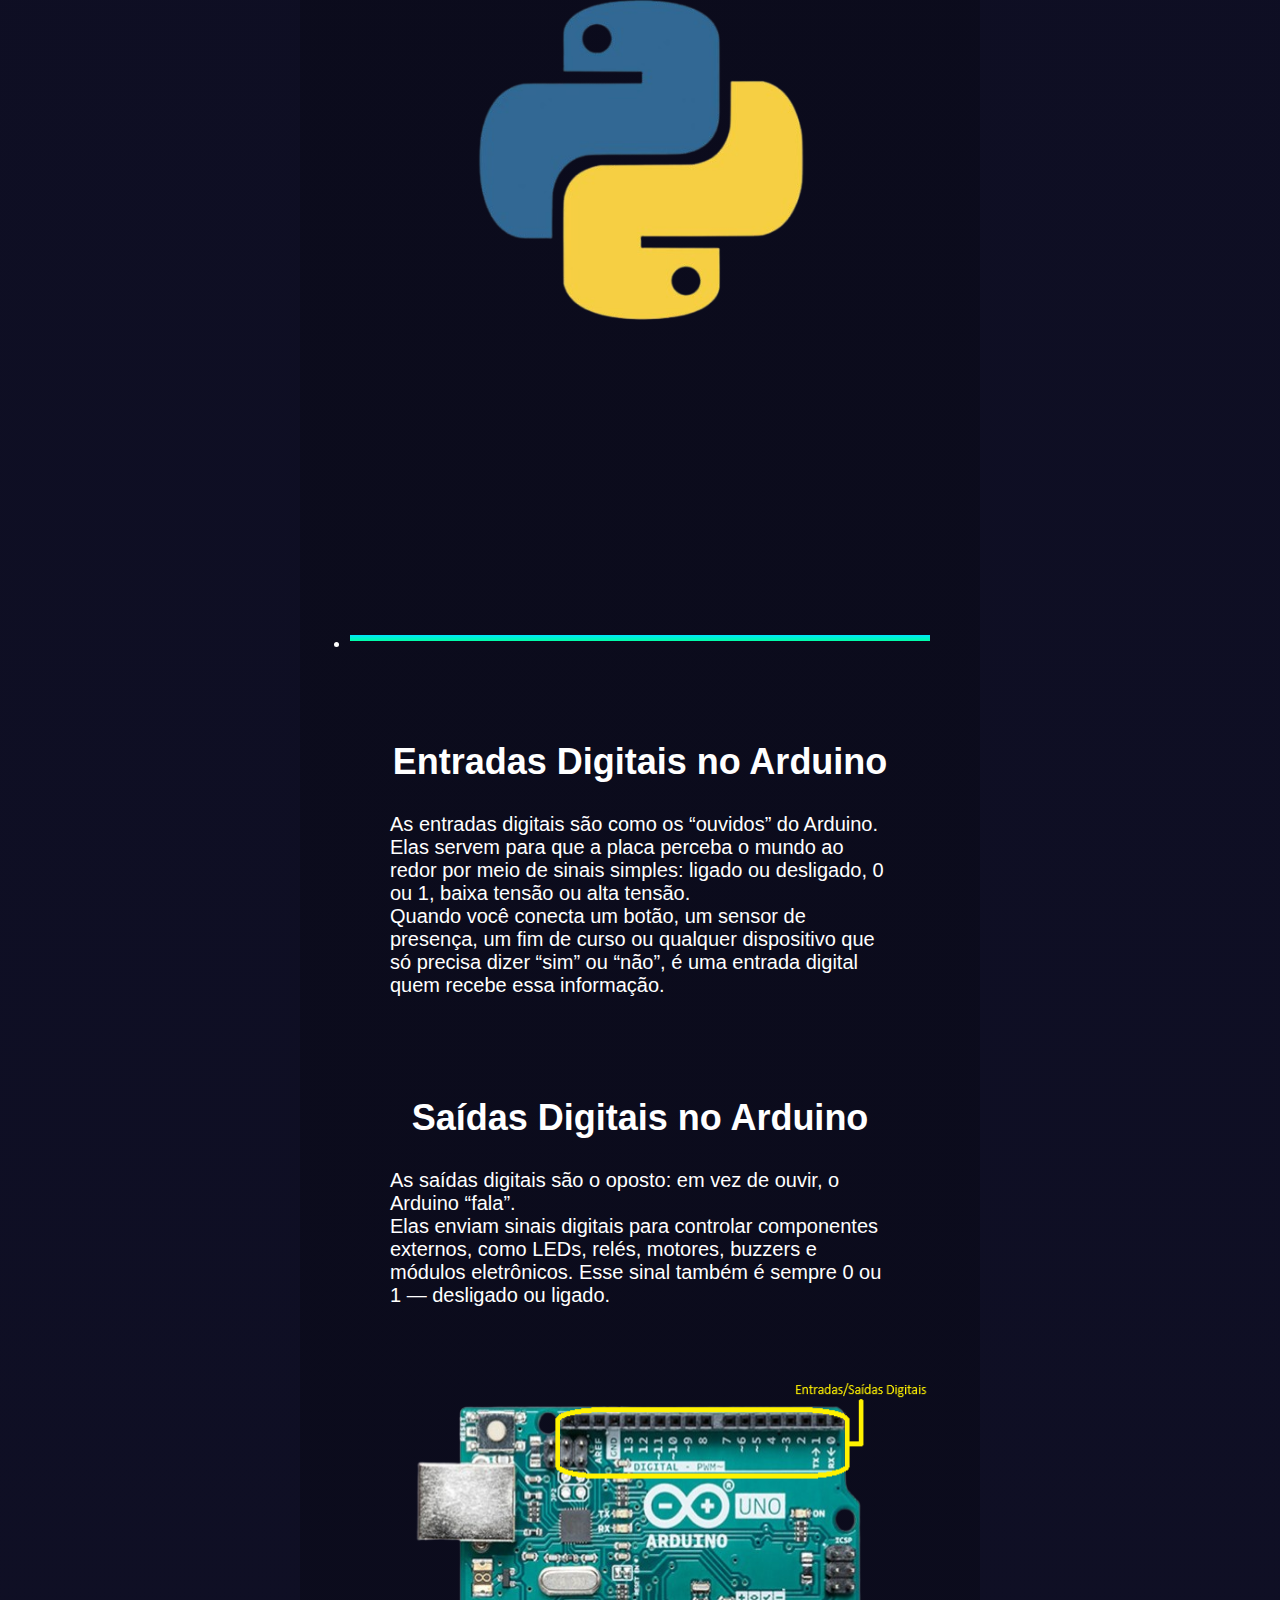
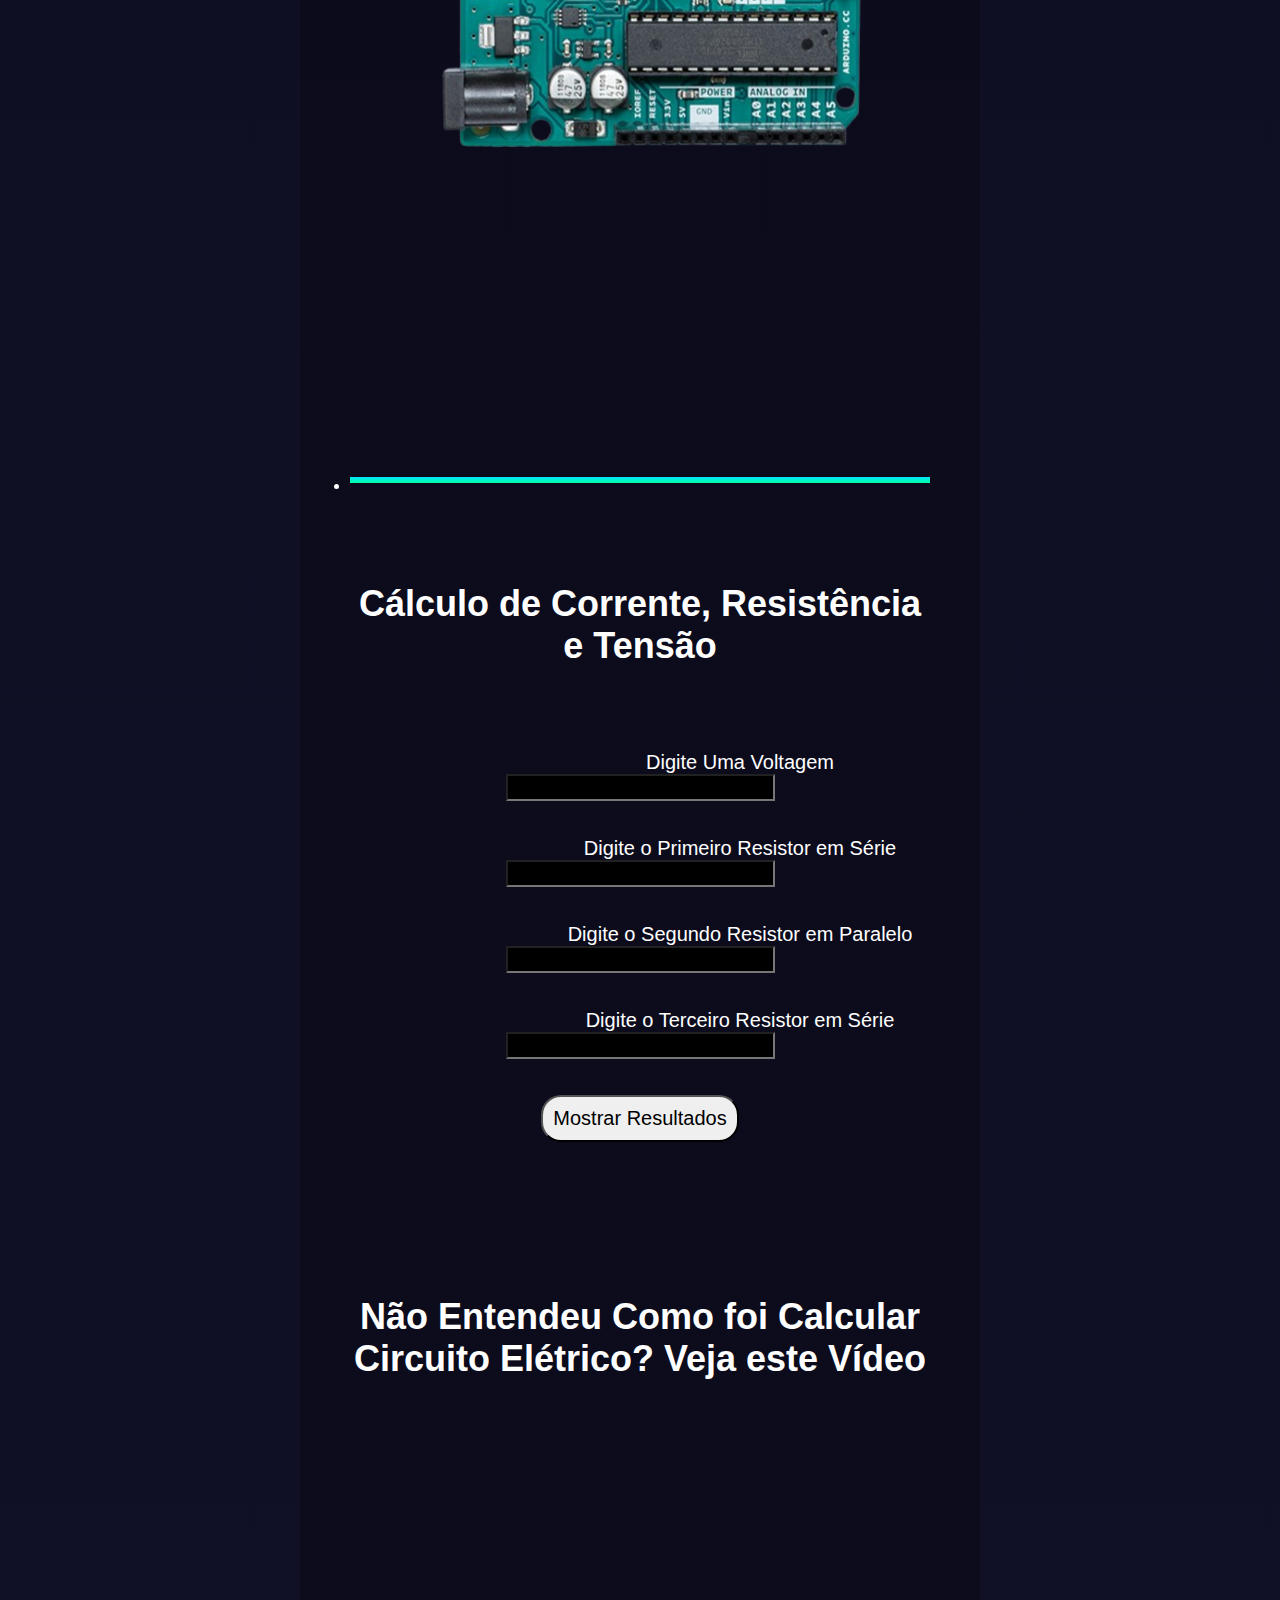
<file: eletronica/home_eletronica.html>
<!DOCTYPE html>
<html lang="pt-BR">
<head>
    <meta charset="UTF-8">
    <meta name="viewport" content="width=device-width, initial-scale=1.0">
    <link rel="shortcut icon" href="../imgPrincipal/logo.png" type="image/png">
    <link rel="stylesheet" href="./eletronica.css">
    <script src="./eletronica.js"defer></script>
    <title>Fundamentos Eletroeletrônica</title>
</head>
<body>
    <header>
        <img src="../imgPrincipal/logo_nome.png"> <h1><strong>Airoso Labs</strong></h1> 
        <a href="../index.html" class="inicio"><strong>Início</strong></a> <a href="" class="CTT"><strong>Contato</strong></a> <a href="" class="COF"><strong>Créditos</strong></a> <a href="" class="redSoc"><strong>Redes Sociais</strong></a><br>
        <p>Site Aprendizagem · DEV</p><br>
    </header><br><br><br><br><br><br><br>
    <main>
<!-- -----------caixinha de conteúdos trabalhados em eletronica---------------- -->
        <div class="caixaConteudo">
            <h1 class="tituloFE"><strong>Fundamentos Eletrônica</strong></h1><br>
            <li class="linhaDiv"></li>
            <h1>Resistor:</h1>
            <p>O resistor é como um porteiro da corrente elétrica. Ele não deixa “todo mundo entrar de uma vez”, controlando o fluxo de elétrons dentro do circuito. Sem ele, muitos componentes queimariam por receber energia demais. É usado para limitar corrente, dividir tensão, proteger LEDs, transistores e praticamente qualquer peça eletrônica.</p>
            <img src="./fotos_conteudoFE/resistor.png" alt="">
            <h1>Diodo LED:</h1>
            <p>O LED é aquele componente que transforma energia elétrica em luz. Ele funciona como uma válvula elétrica, deixando a corrente passar só em um sentido. Além de iluminar, serve muito para indicar funcionamento: quando o LED acende, sabemos que algo está ligado, carregando ou recebendo energia. Por ser eficiente, gasta pouquíssima corrente e dura muito tempo.</p>
            <img src="./fotos_conteudoFE/diodo_led.png" alt="">
            <h1>Transistor:</h1>
            <p>O transistor é o coração da eletrônica moderna. Ele funciona como um interruptor controlado por sinal ou como um amplificador. Com um sinal pequeno você pode controlar algo bem maior é como usar um dedo para acionar uma máquina inteira. É graças aos transistores que temos computadores, áudio amplificado, controles, sensores e muito mais.</p>
            <img src="./fotos_conteudoFE/transistor.png" alt="">
            <h1>Circuito Integrado:</h1>
            <p>O CI é como uma cidade inteira de componentes minúsculos dentro de um bloquinho preto com pinos. Lá dentro existem resistores, transistores, capacitores e outros elementos formando um sistema completo. Eles podem fazer coisas simples, como gerar pulso (555), ou complexas, como funcionar como processadores. Usamos CIs para reduzir tamanho, melhorar desempenho e criar funções que seriam impossíveis com peças individuais.</p>
            <img src="./fotos_conteudoFE/circuito_integrado.png" alt="">
            <li class="linhaDiv"></li>
            <h1>Sensor de Temperatura:</h1>
            <p class="textoSemImg">O sensor de temperatura é como um termômetro inteligente que fica de olho no ambiente o tempo todo. Ele avisa a máquina quando está ficando quente demais ou frio demais. É muito usado em ar-condicionados, geladeiras, sistemas industriais e até em placas eletrônicas para evitar superaquecimento. Sem ele, muitos equipamentos trabalhariam às cegas, sem saber se precisam esfriar ou aquecer.</p>
            <h1>Sensor de Umidade:</h1>
            <p class="textoSemImg">O sensor de umidade funciona como um “nariz eletrônico” que sente quanta água existe no ar ou no solo. Quando o nível sobe ou desce demais, ele informa o sistema para tomar uma ação, como ligar um desumidificador, ativar irrigação ou regular ambientes. É essencial em estufas, meteorologia, agricultura e espaços climatizados. É como se ele dissesse: “Ei, está seco demais!” ou “Opa, tem água demais no ar!”.</p>
            <h1>Sensor de Luminosidade:</h1>
            <p class="textoSemImg">O sensor de luminosidade é como um olho eletrônico. Ele detecta a quantidade de luz no ambiente e ajuda sistemas a reagirem automaticamente. Por exemplo: quando escurece, ele pode acender lâmpadas; quando o sol está forte, pode ajustar a intensidade de uma tela ou acionar persianas automáticas. Esse sensor dá à máquina a capacidade de “enxergar” o mundo ao redor.</p>
            <li class="linhaDiv"></li>
            <h1>O que é Arduino:</h1>
            <p>O Arduino é uma placa eletrônica inteligente, criada para facilitar a vida de quem quer aprender ou criar projetos de automação e eletrônica. Ele funciona como um pequeno cérebro programável, capaz de receber informações de sensores e controlar LEDs, motores, relés e muito mais. A ideia por trás do Arduino é tornar a tecnologia acessível para todos — estudantes, hobbyistas e até profissionais.</p>
            <img src="./fotos_conteudoFE/arduino.png" alt="">
            <h1>Para que serve?</h1>
            <p>O Arduino serve para interpretar dados do ambiente e agir sobre eles. Ele é muito usado em projetos escolares, como maquetes automatizadas e robôs simples, além de aplicações de automação residencial, como acender luzes automaticamente, medir temperatura ou acionar portões. Também aparece em projetos de robótica, na Internet das Coisas, em alarmes inteligentes e na prototipagem rápida, onde ideias são testadas antes de virar um produto final. É como uma ferramenta que transforma imaginação em tecnologia.</p>
            <img class="imagem_esticada" src="./fotos_conteudoFE/arduino_explicado.jpg" >
            <h1>Vantagens do Arduino✅</h1>
            <p class="textoSemImg">Uma das maiores vantagens do Arduino é a facilidade de uso, ideal para quem está começando. Ele possui uma enorme comunidade que compartilha códigos, tutoriais e exemplos, facilitando ainda mais o aprendizado. Além disso, funciona com diversos sensores e módulos baratos, e o software de programação é gratuito. Isso o torna perfeito para testar ideias rapidamente e criar projetos do zero sem complicação.</p>
            <h1>Desvantagens do Arduino ⚠️</h1>
            <p class="textoSemImg">Mesmo sendo excelente, o Arduino tem suas limitações. Ele não possui um poder de processamento muito alto, o que impede seu uso em projetos extremamente complexos. Sua memória é pequena, e isso pode restringir sistemas maiores ou mais detalhados. Além disso, nem sempre é a melhor opção para produtos finais profissionais, a menos que sejam feitas adaptações específicas. Em resumo, é ótimo para aprender e criar protótipos, mas não foi feito para tarefas muito pesadas.</p>
            <li class="linhaDiv"></li>
            <h1>Como o Arduino Funciona?</h1>
            <p class="textoSemImg">O Arduino funciona como um pequeno cérebro eletrônico capaz de perceber o ambiente e agir sobre ele. Ele lê informações vindas de sensores — como temperatura, luz, distância ou umidade — e, com base nisso, toma decisões que você programou. Essas decisões podem ser acender um LED, mover um motor, enviar dados, tocar um alarme ou controlar algum equipamento.<br> Por dentro, o Arduino possui um microcontrolador, que é o responsável por executar o programa que você escreve no computador. Depois de conectado pela porta USB, você envia o código para ele, e a placa passa a funcionar sozinha, mesmo sem estar ligada ao PC. <br>Ele faz isso recebendo sinais pelas entradas e enviando comandos pelas saídas, tornando possível criar sistemas automáticos de forma simples e acessível.</p>
            <h1>O que é eletrônica embarcada?</h1>
            <p>Eletrônica embarcada é o nome dado à tecnologia que coloca circuitos eletrônicos e programação dentro de máquinas, aparelhos e dispositivos para que eles funcionem de forma automática e inteligente. É como esconder um “mini cérebro eletrônico” dentro de objetos do dia a dia. <br>Ela está presente em praticamente tudo ao nosso redor: celulares, carros, micro-ondas, relógios digitais, elevadores, drones, TVs e até brinquedos. A ideia é que a eletrônica embarcada permita que os equipamentos tomem decisões, monitorem o ambiente e executem tarefas sem que o usuário precise fazer tudo manualmente. <br>Podemos dizer que a eletrônica embarcada é o que transforma um objeto comum em algo inteligente — e o Arduino é uma das portas de entrada mais fáceis para aprender esse universo.</p>
            <img class="imagem_esticada" src="./fotos_conteudoFE/tecnologias_embargadas.png" alt="">
            <li class="linhaDiv"></li>
            <h1>Qual linguagem de Programação é usada pelo Arduino?</h1>
            <p>O C/C++ é como se fosse o idioma que o Arduino mais domina. Quando você programa nessa linguagem, a comunicação flui com perfeição: cada comando é rápido, direto e eficiente. É uma linguagem poderosa — um pouco rígida no começo — mas que te permite explorar cada detalhe da eletrônica, como se estivesse pilotando o Arduino sem limitações.</p>
            <img src="./fotos_conteudoFE/cMM.png" alt="">
            <h1>Python</h1>
            <p>Programar o Arduino em Python é como conversar com ele de forma mais leve e natural. O código fica limpo, curto e agradável de entender. É ideal para quem está começando ou quer experimentar ideias rapidamente. Ele não tem a mesma velocidade bruta do C/C++, mas entrega praticidade e uma experiência bem moderna.</p>
            <img src="./fotos_conteudoFE/python.png" alt="">
            <li class="linhaDiv"></li>
            <h1>Entradas Digitais no Arduino</h1>
            <p>As entradas digitais são como os “ouvidos” do Arduino. Elas servem para que a placa perceba o mundo ao redor por meio de sinais simples: ligado ou desligado, 0 ou 1, baixa tensão ou alta tensão. <br>Quando você conecta um botão, um sensor de presença, um fim de curso ou qualquer dispositivo que só precisa dizer “sim” ou “não”, é uma entrada digital quem recebe essa informação.</p>
            <h1>Saídas Digitais no Arduino</h1>
            <p>As saídas digitais são o oposto: em vez de ouvir, o Arduino “fala”. <br>Elas enviam sinais digitais para controlar componentes externos, como LEDs, relés, motores, buzzers e módulos eletrônicos. Esse sinal também é sempre 0 ou 1 — desligado ou ligado.</p>
            <img class="imagem_esticada" src="./fotos_conteudoFE/arduino_saida_entrada.png" alt="">
            <li class="linhaDiv"></li>
            <h1>Cálculo de Corrente, Resistência e Tensão</h1><br><br><br>
            <div class="centralizar">
                <label for="V">Digite Uma Voltagem</label>
                <input type="text" id="V"><br><br><br>
                <label for="rUm">Digite o Primeiro Resistor em Série</label>
                <input type="text" id="rUm"><br><br><br>
                <label for="rDois">Digite o Segundo Resistor em Paralelo</label>
                <input type="text" id="rDois"><br><br><br>
                <label for="rTres">Digite o Terceiro Resistor em Série</label>
                <input type="text" id="rTres"><br><br><br>
                <button onclick="calcular()">Mostrar Resultados</button><br><br><br><br>
                <div id="res"></div>
            </div>
            <h1>Não Entendeu Como foi Calcular Circuito Elétrico? Veja este Vídeo</h1>
            <iframe width="800" height="555" src="https://www.youtube.com/embed/e9LAzFLJ2Pg?si=LNIy_gme37w6AdLs" title="YouTube video player" frameborder="0" allow="accelerometer; autoplay; clipboard-write; encrypted-media; gyroscope; picture-in-picture; web-share" referrerpolicy="strict-origin-when-cross-origin" allowfullscreen></iframe>
            <li class="linhaDiv"></li>
            <h1>Leitura de Sensor Analógico com Acionamento Digital</h1>
            <p>Este programa que desenvolvemos para leitura de dados representa exatamente o circuito que montamos no protoboard usando o Arduino, fios e um LED. O código foi criado no Tinkercad, utilizando a lógica do Arduino IDE. No circuito físico, conectamos o GND, a saída digital 12 e um resistor de 220 Ω em série com o LED. A lógica do programa era simples e direta: quando a tecla “s” fosse pressionada, o LED deveria acender; quando a tecla “d” fosse pressionada, o LED deveria apagar.</p>
            <img class="codigo" src="./fotos_conteudoFE/codigo_arduino.png" alt="">
            <div class="video-container">
        <video class="video" src="./fotos_conteudoFE/video_arduino_led.mp4" poster="./fotos_conteudoFE/arduino.png" controls autoplay muted loop></video>
    </div>
            <li class="linhaDiv"></li>
            <h1>O que é um diodo?</h1>
            <p>O diodo é um dos componentes mais simples e importantes da eletrônica. Ele funciona como uma espécie de “válvula” para a eletricidade, permitindo que a corrente passe apenas em um sentido. Quando a tensão está na direção correta, o diodo deixa a energia fluir; quando está na direção contrária, ele bloqueia. É como uma porta que abre em uma direção e fecha completamente na outra, protegendo circuitos e guiando a corrente para onde ela deve ir.</p>
            <img class="diodo" src="./fotos_conteudoFE/diodo.png" alt="">    
            <!-- --------------------------------------------------------------------------- -->
        </div><br><br>
    </main>
    <footer><br><br>
        <a href="">Davi Hames Airoso&copy;&trade; e Outros Sites</a><br><br><br><br>
    </footer>
</body>
</html>
</file>
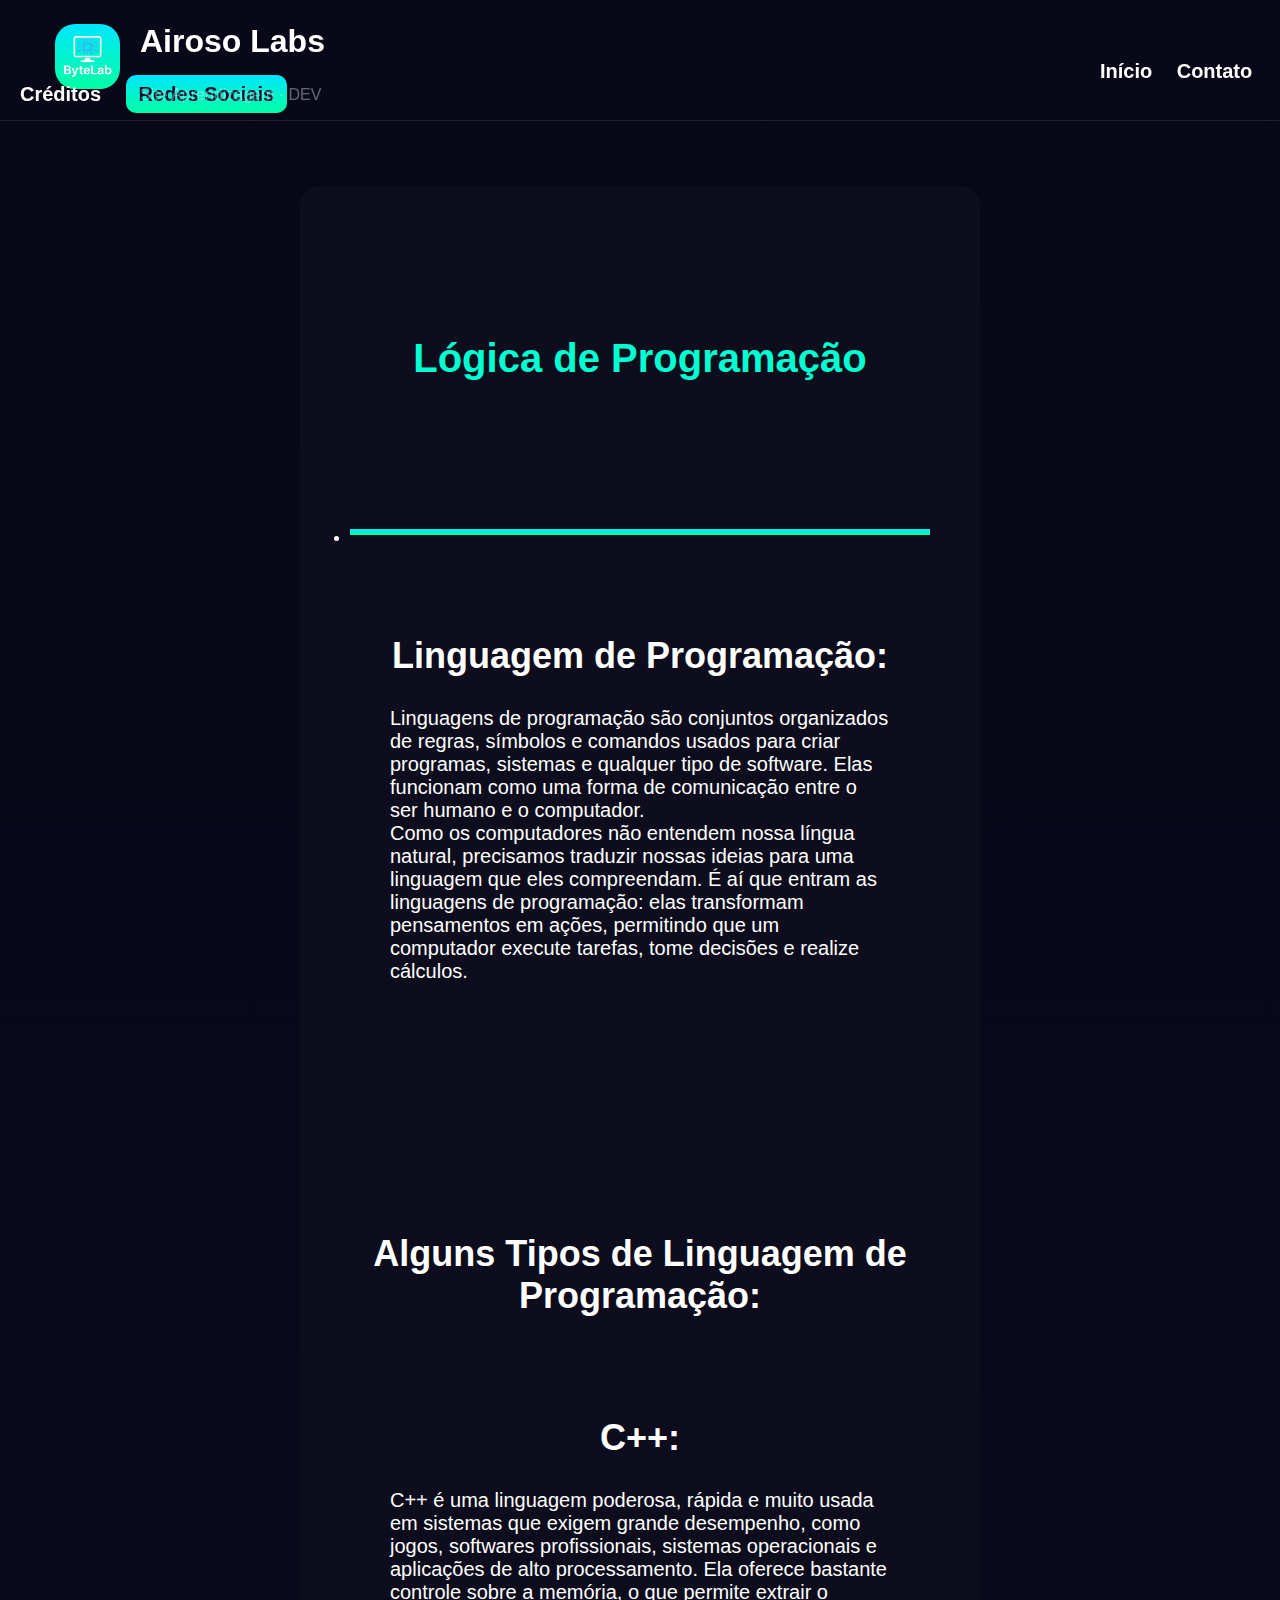
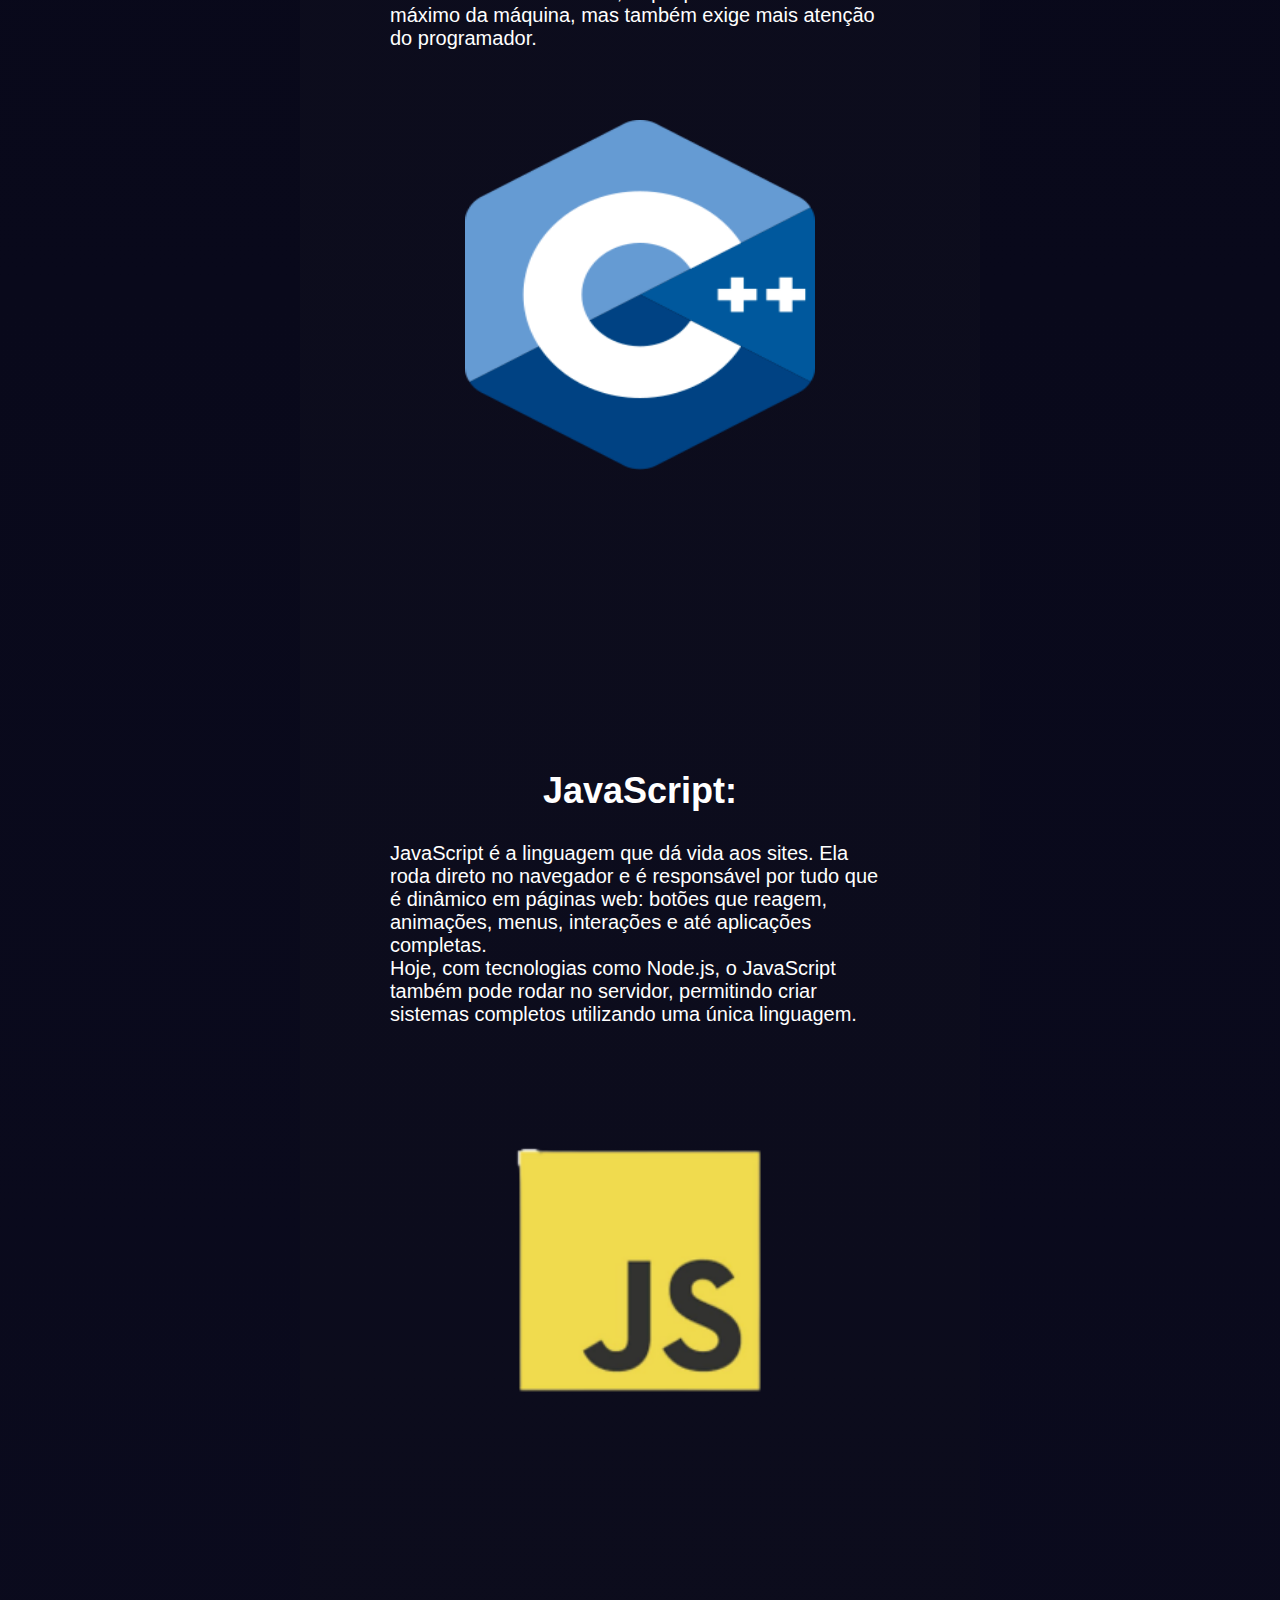
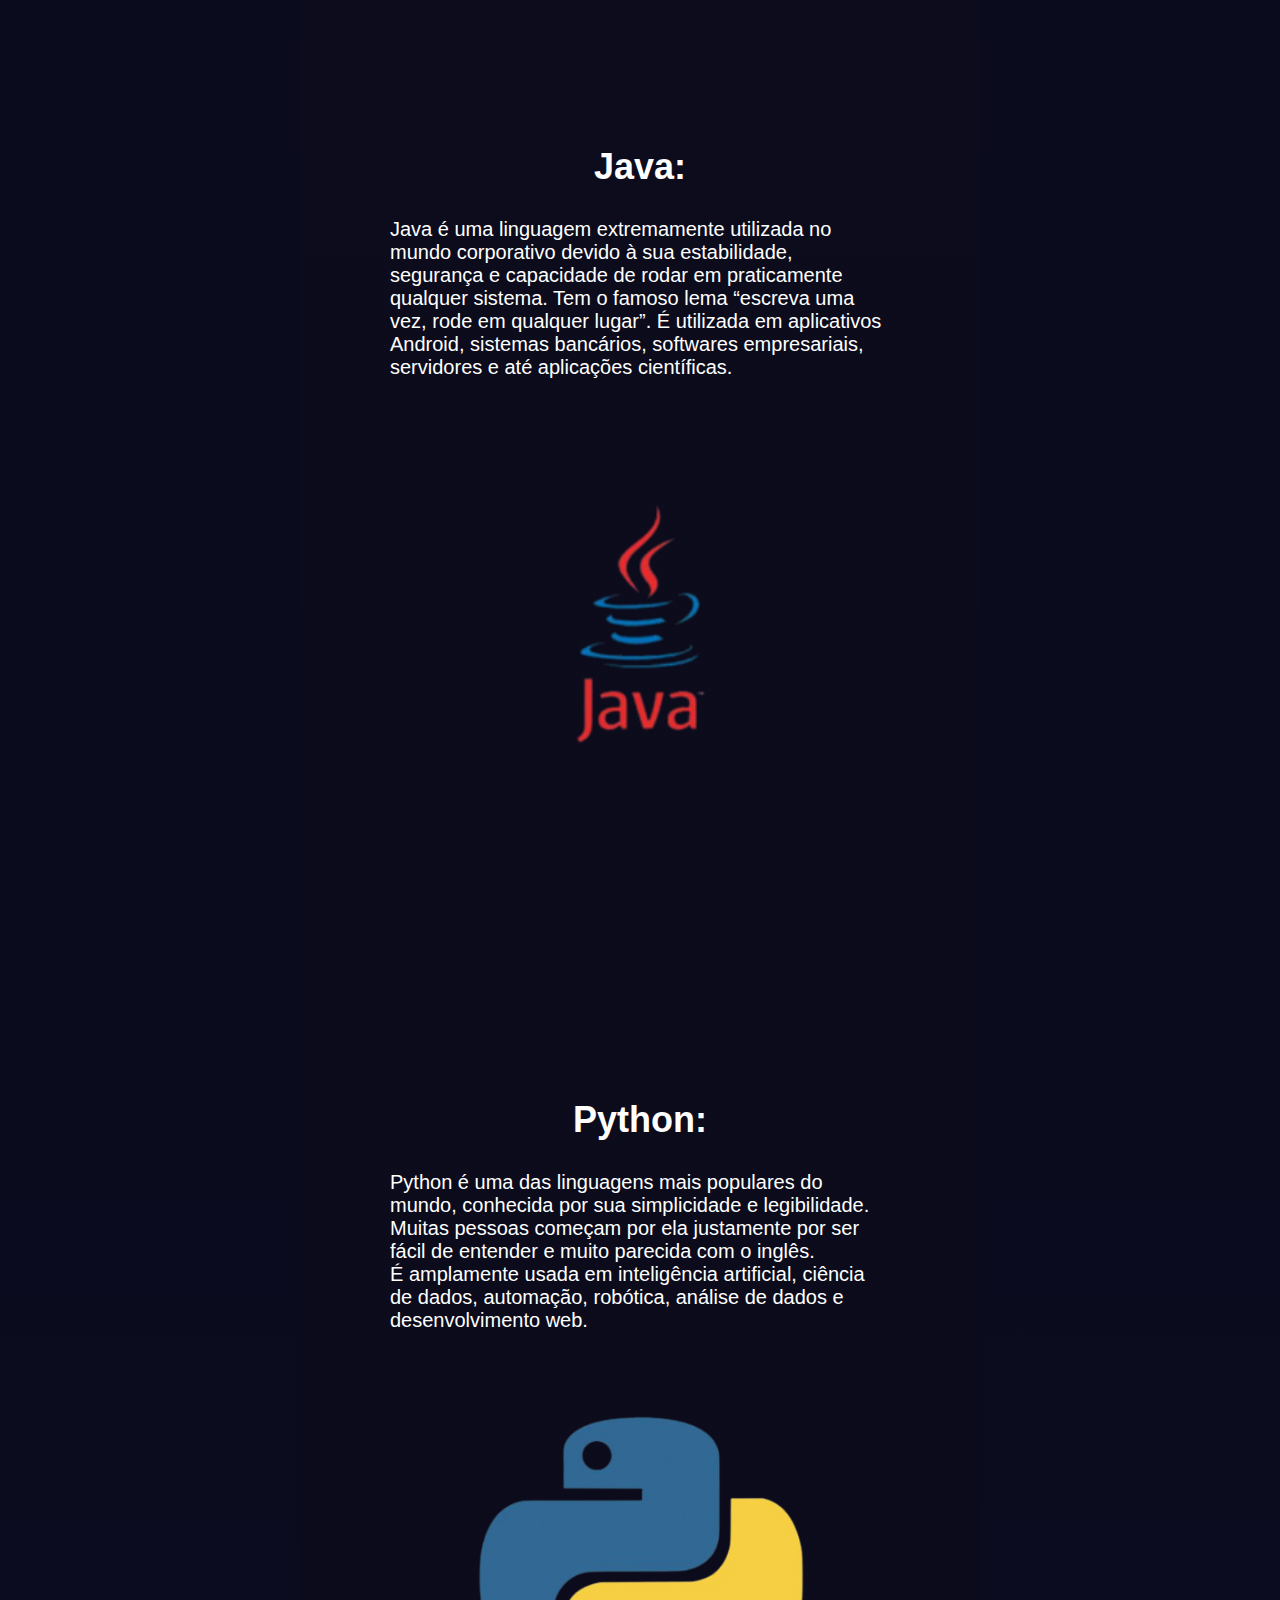
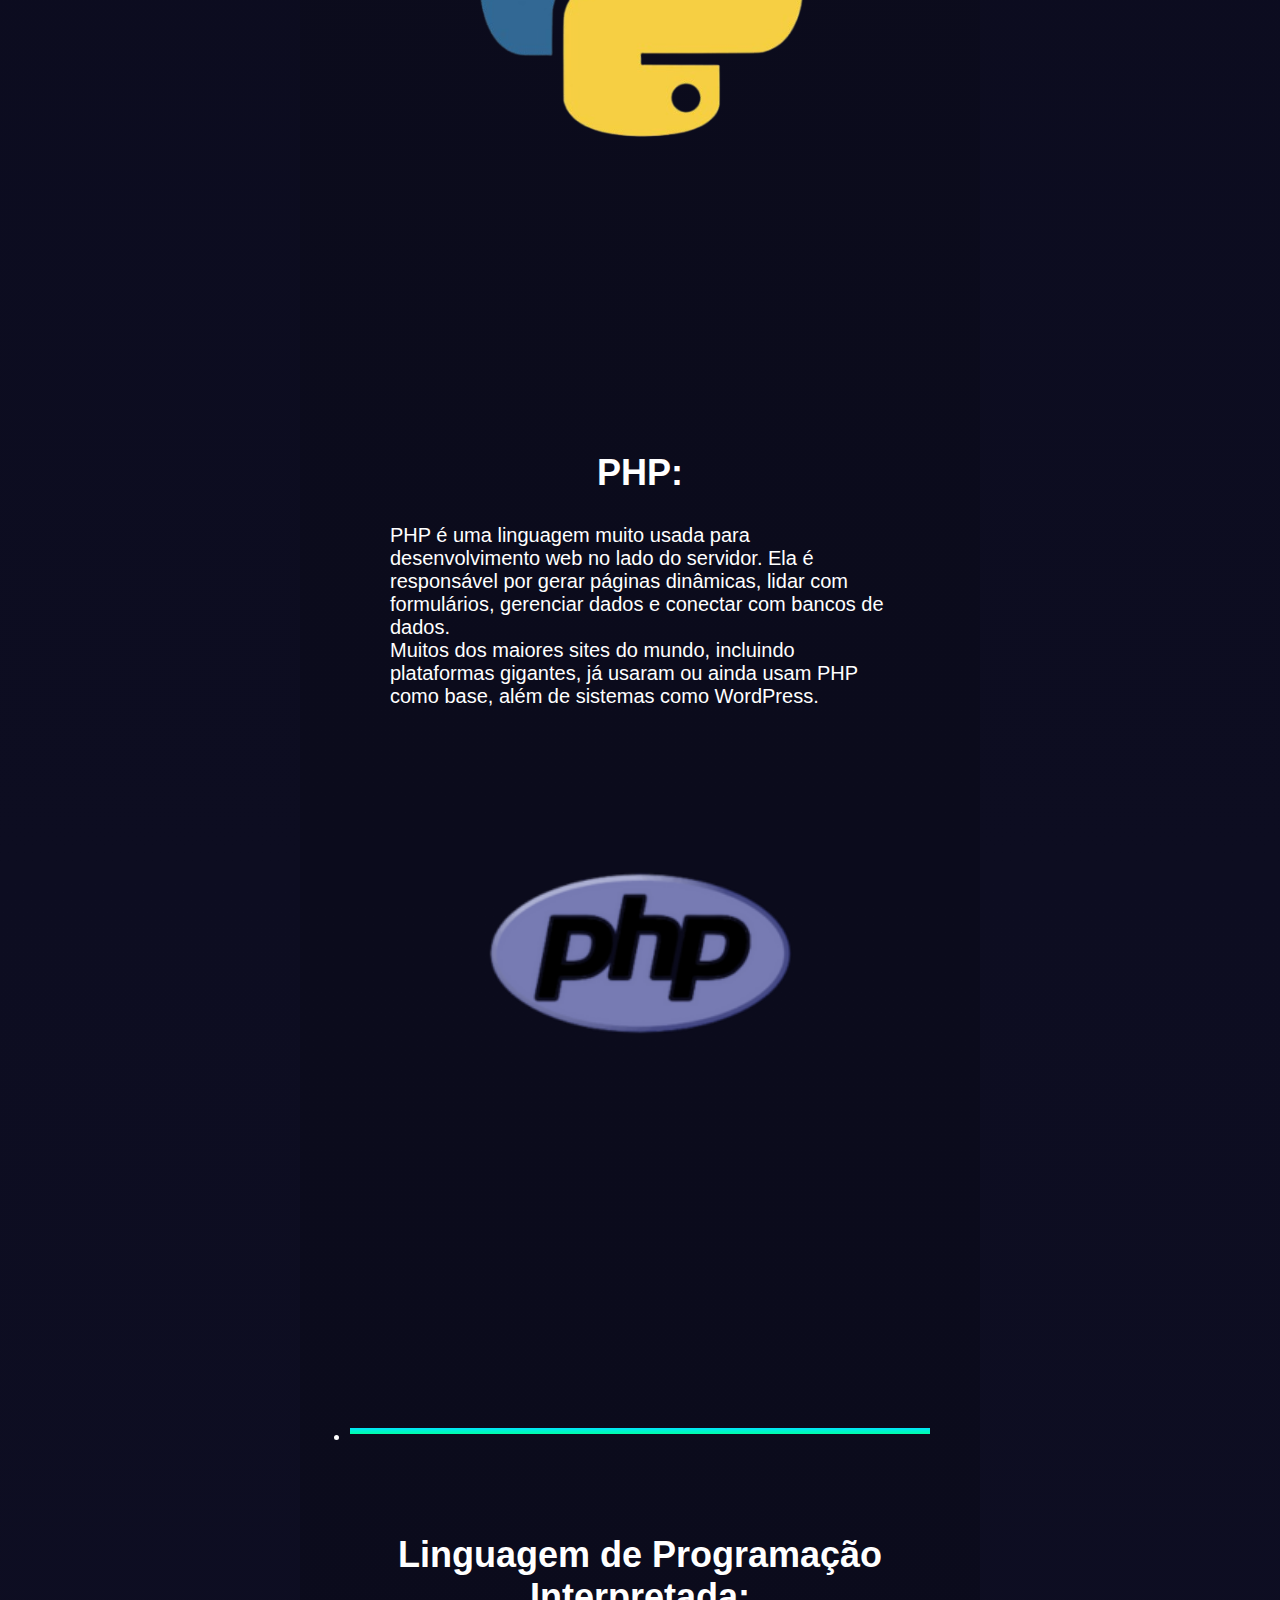
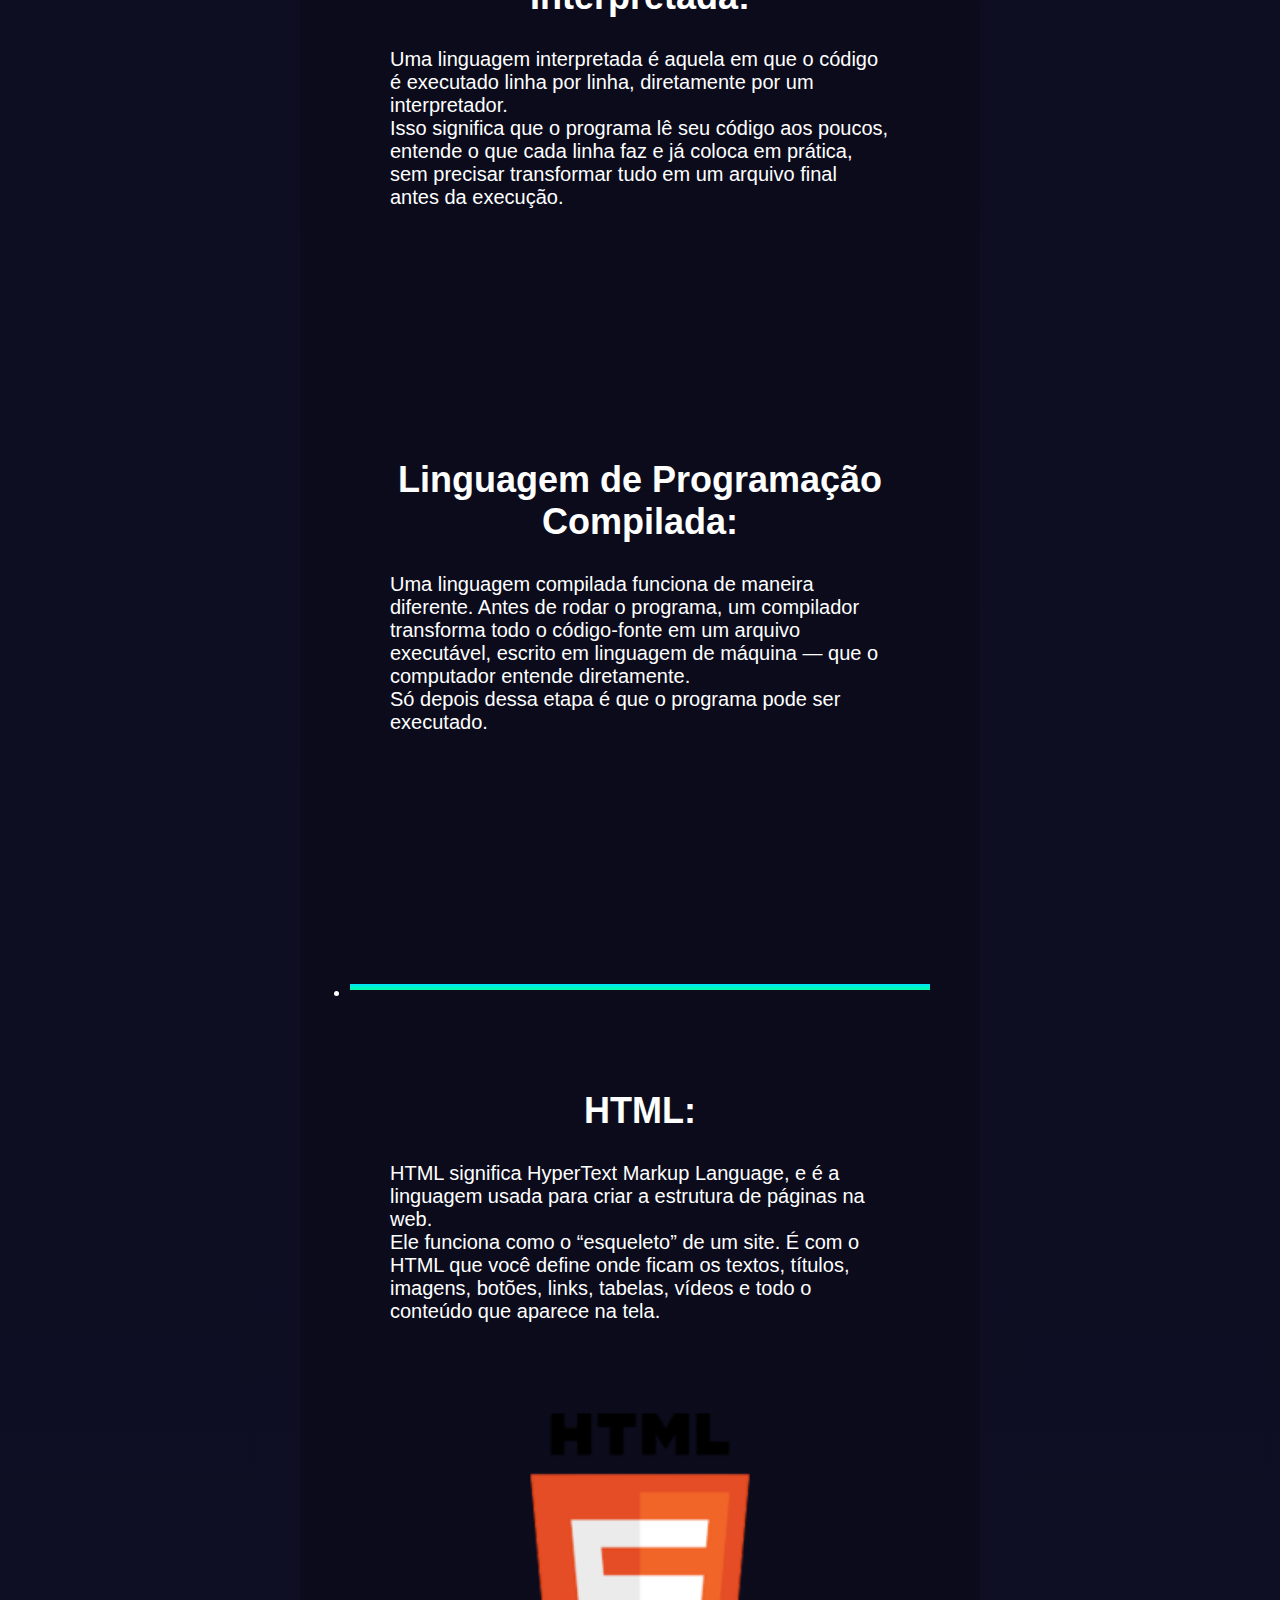
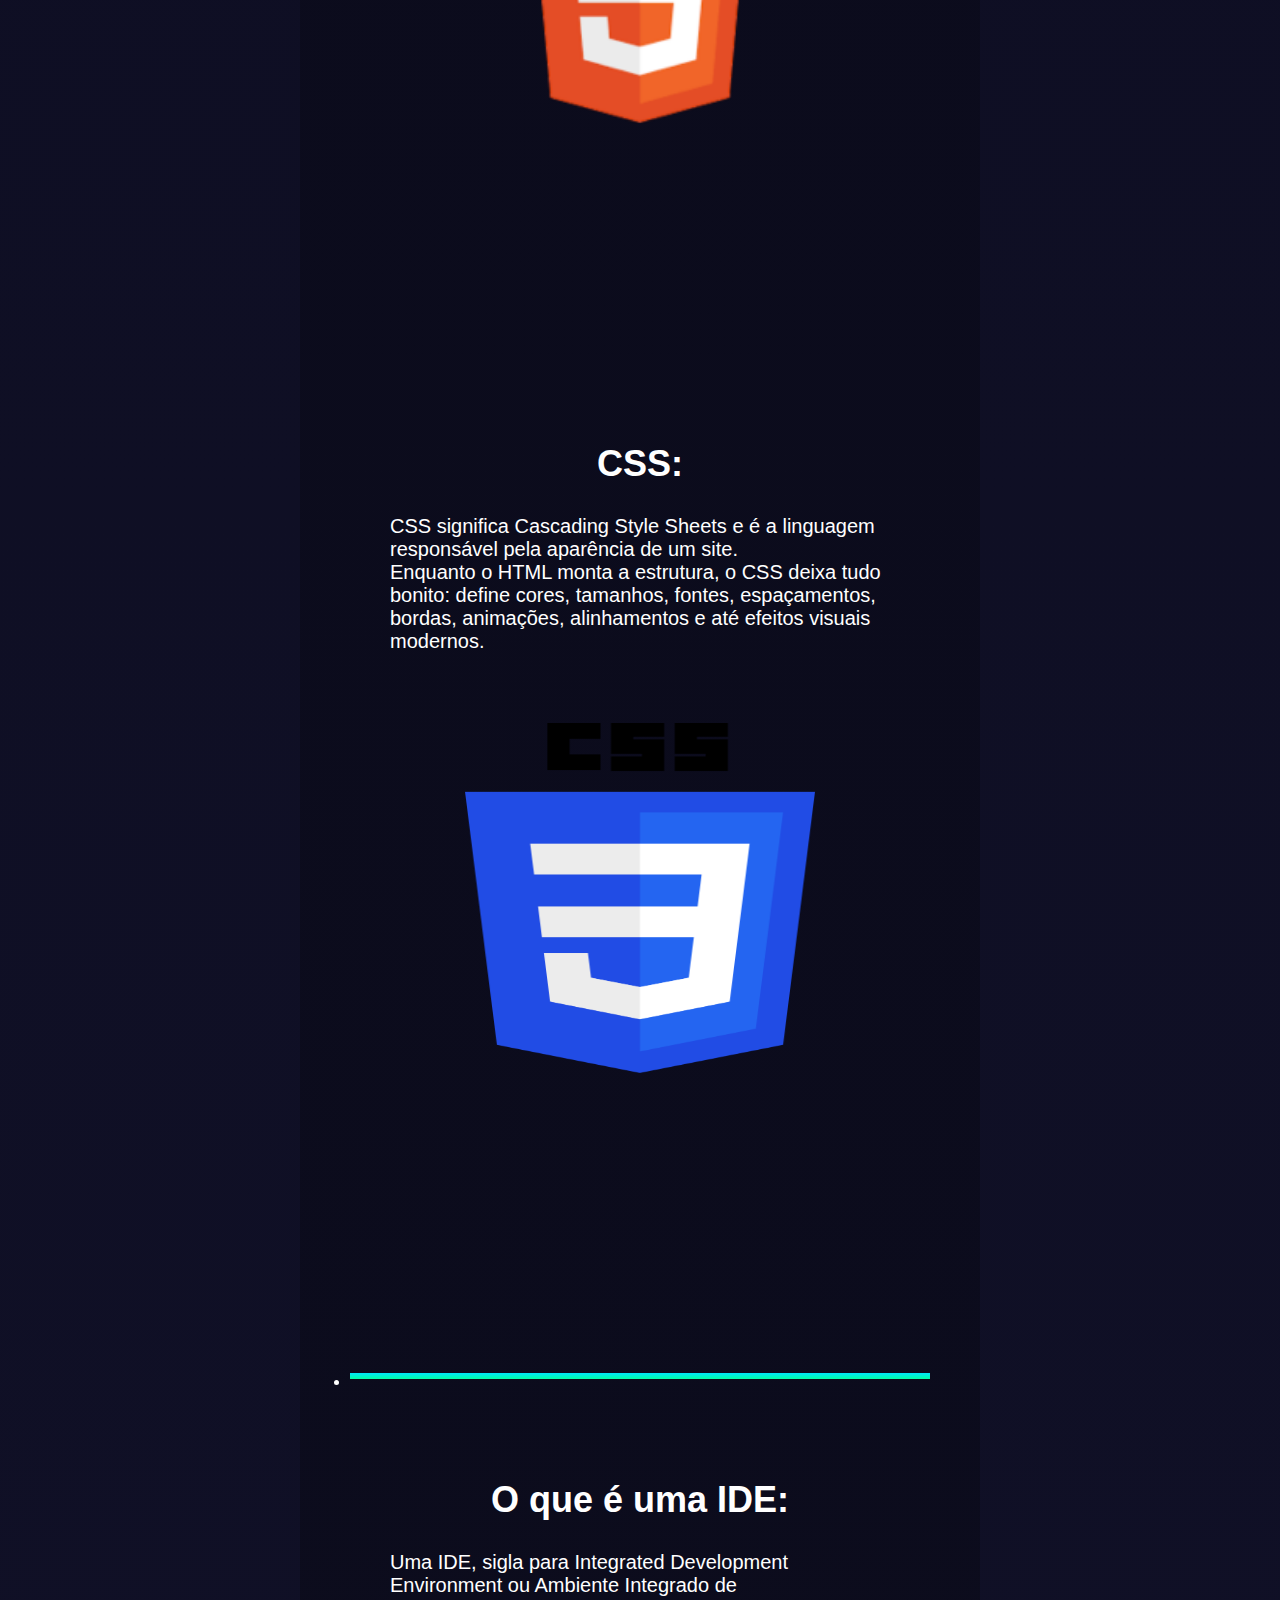
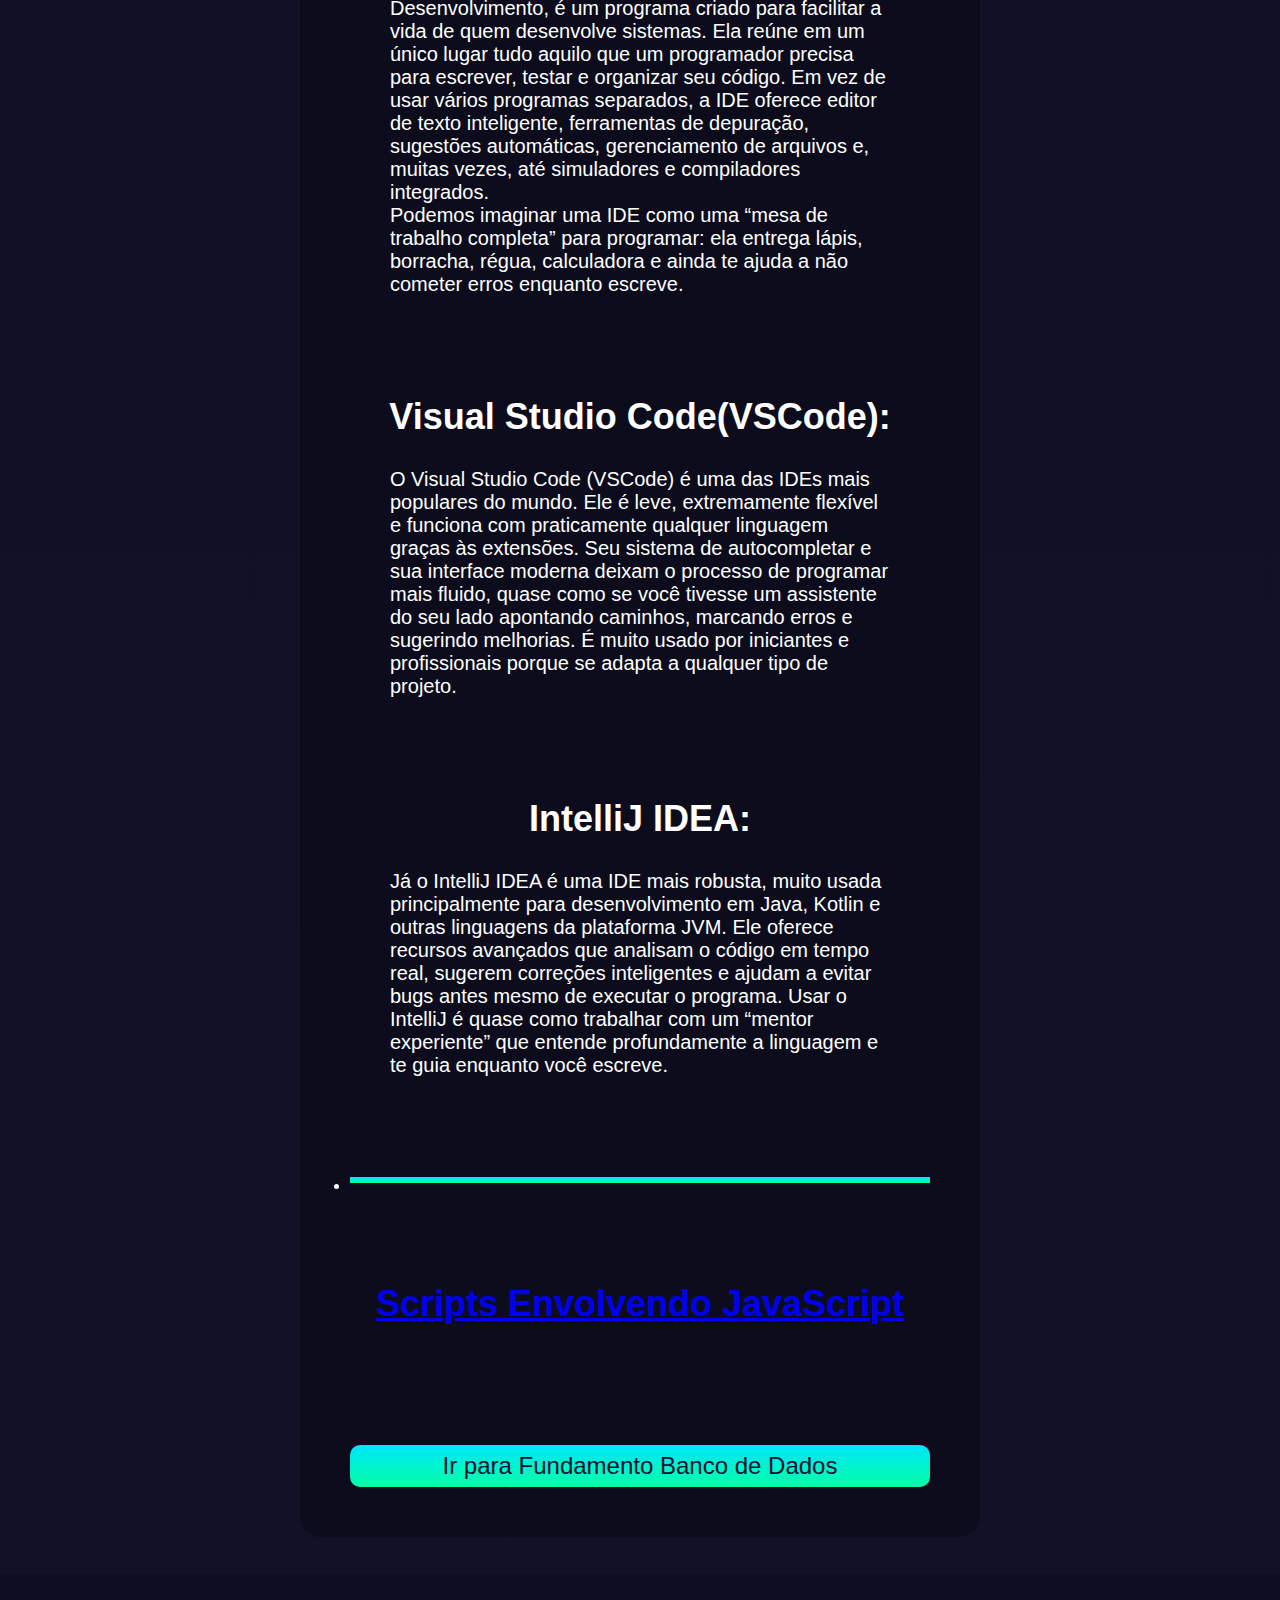
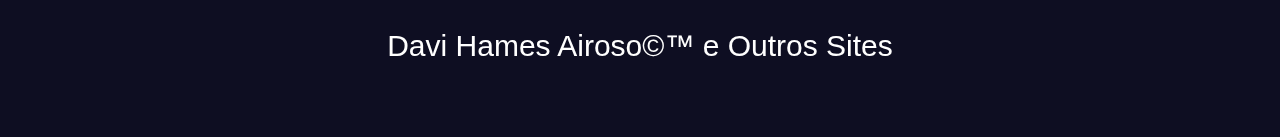
<file: logica_programacao/programacao.html>
<!DOCTYPE html>
<html lang="pt-BR">
<head>
    <meta charset="UTF-8">
    <meta name="viewport" content="width=device-width, initial-scale=1.0">
    <link rel="shortcut icon" href="../imgPrincipal/logo.png" type="image/png">
    <link rel="stylesheet" href="./programacao.css">
    <script src=""defer></script>
    <title>Lógica de Programação</title>
</head>
<body>
    <header>
        <img src="../imgPrincipal/logo_nome.png"> <h1><strong>Airoso Labs</strong></h1> 
        <a href="../index.html" class="inicio"><strong>Início</strong></a> <a href="../header/contato/contato.html" class="CTT"><strong>Contato</strong></a> <a href="../header/creditos/creditos.html" class="creditos"><strong>Créditos</strong></a> <a href="../header/redesocial/redSocial.html" class="redSoc"><strong>Redes Sociais</strong></a><br>
        <p>Site Aprendizagem · DEV</p><br>
    </header><br><br><br><br><br><br><br>
    <main>
<!-- -----------caixinha de conteúdos trabalhados---------------- -->
        <div class="caixaConteudo">
            <h1 class="tituloLC"><strong>Lógica de Programação</strong></h1><br>
            <li class="linhaDiv"></li>
            <h1>Linguagem de Programação:</h1>
            <p class="textoSemImg">Linguagens de programação são conjuntos organizados de regras, símbolos e comandos usados para criar programas, sistemas e qualquer tipo de software. Elas funcionam como uma forma de comunicação entre o ser humano e o computador. <br>Como os computadores não entendem nossa língua natural, precisamos traduzir nossas ideias para uma linguagem que eles compreendam. É aí que entram as linguagens de programação: elas transformam pensamentos em ações, permitindo que um computador execute tarefas, tome decisões e realize cálculos.</p>
            <h1 class="cor">Alguns Tipos de Linguagem de Programação:</h1>
            <h1>C++:</h1>
            <p>C++ é uma linguagem poderosa, rápida e muito usada em sistemas que exigem grande desempenho, como jogos, softwares profissionais, sistemas operacionais e aplicações de alto processamento. Ela oferece bastante controle sobre a memória, o que permite extrair o máximo da máquina, mas também exige mais atenção do programador.</p>
            <img src="../eletronica/fotos_conteudoFE/cMM.png" alt="">
            <h1>JavaScript:</h1>
            <p>JavaScript é a linguagem que dá vida aos sites. Ela roda direto no navegador e é responsável por tudo que é dinâmico em páginas web: botões que reagem, animações, menus, interações e até aplicações completas.<br>Hoje, com tecnologias como Node.js, o JavaScript também pode rodar no servidor, permitindo criar sistemas completos utilizando uma única linguagem.</p>
            <img src="./img_programacoes/javascript.png" alt="">
            <h1>Java:</h1>
            <p>Java é uma linguagem extremamente utilizada no mundo corporativo devido à sua estabilidade, segurança e capacidade de rodar em praticamente qualquer sistema. Tem o famoso lema “escreva uma vez, rode em qualquer lugar”. É utilizada em aplicativos Android, sistemas bancários, softwares empresariais, servidores e até aplicações científicas.</p>
            <img src="./img_programacoes/java.png" alt="">
            <h1>Python:</h1>
            <p>Python é uma das linguagens mais populares do mundo, conhecida por sua simplicidade e legibilidade. Muitas pessoas começam por ela justamente por ser fácil de entender e muito parecida com o inglês. <br>É amplamente usada em inteligência artificial, ciência de dados, automação, robótica, análise de dados e desenvolvimento web.</p>
            <img src="../eletronica/fotos_conteudoFE/python.png" alt="">
            <h1>PHP:</h1>
            <p>PHP é uma linguagem muito usada para desenvolvimento web no lado do servidor. Ela é responsável por gerar páginas dinâmicas, lidar com formulários, gerenciar dados e conectar com bancos de dados. <br>Muitos dos maiores sites do mundo, incluindo plataformas gigantes, já usaram ou ainda usam PHP como base, além de sistemas como WordPress.</p>
            <img src="./img_programacoes/php.png" alt="">
            <li class="linhaDiv"></li>
            <h1>Linguagem de Programação Interpretada:</h1>
            <p class="textoSemImg">Uma linguagem interpretada é aquela em que o código é executado linha por linha, diretamente por um interpretador. <br>Isso significa que o programa lê seu código aos poucos, entende o que cada linha faz e já coloca em prática, sem precisar transformar tudo em um arquivo final antes da execução.</p>
            <h1>Linguagem de Programação Compilada:</h1>
            <p class="textoSemImg">Uma linguagem compilada funciona de maneira diferente. Antes de rodar o programa, um compilador transforma todo o código-fonte em um arquivo executável, escrito em linguagem de máquina — que o computador entende diretamente.<br>Só depois dessa etapa é que o programa pode ser executado.</p>
            <li class="linhaDiv"></li>
            <h1>HTML:</h1>
            <p>HTML significa HyperText Markup Language, e é a linguagem usada para criar a estrutura de páginas na web. <br>Ele funciona como o “esqueleto” de um site. É com o HTML que você define onde ficam os textos, títulos, imagens, botões, links, tabelas, vídeos e todo o conteúdo que aparece na tela.</p>
            <img class="html" src="./img_programacoes/html.png" alt="">
            <h1>CSS:</h1>
            <p>CSS significa Cascading Style Sheets e é a linguagem responsável pela aparência de um site. <br>Enquanto o HTML monta a estrutura, o CSS deixa tudo bonito: define cores, tamanhos, fontes, espaçamentos, bordas, animações, alinhamentos e até efeitos visuais modernos.</p>
            <img class="css" src="./img_programacoes/css.png" alt="">
            <li class="linhaDiv"></li>
            <h1>O que é uma IDE:</h1>
            <p>Uma IDE, sigla para Integrated Development Environment ou Ambiente Integrado de Desenvolvimento, é um programa criado para facilitar a vida de quem desenvolve sistemas. Ela reúne em um único lugar tudo aquilo que um programador precisa para escrever, testar e organizar seu código. Em vez de usar vários programas separados, a IDE oferece editor de texto inteligente, ferramentas de depuração, sugestões automáticas, gerenciamento de arquivos e, muitas vezes, até simuladores e compiladores integrados. <br>Podemos imaginar uma IDE como uma “mesa de trabalho completa” para programar: ela entrega lápis, borracha, régua, calculadora e ainda te ajuda a não cometer erros enquanto escreve.</p>
            <h1>Visual Studio Code(VSCode):</h1>
            <p>O Visual Studio Code (VSCode) é uma das IDEs mais populares do mundo. Ele é leve, extremamente flexível e funciona com praticamente qualquer linguagem graças às extensões. Seu sistema de autocompletar e sua interface moderna deixam o processo de programar mais fluido, quase como se você tivesse um assistente do seu lado apontando caminhos, marcando erros e sugerindo melhorias. É muito usado por iniciantes e profissionais porque se adapta a qualquer tipo de projeto.</p>
            <h1>IntelliJ IDEA:</h1>
            <p>Já o IntelliJ IDEA é uma IDE mais robusta, muito usada principalmente para desenvolvimento em Java, Kotlin e outras linguagens da plataforma JVM. Ele oferece recursos avançados que analisam o código em tempo real, sugerem correções inteligentes e ajudam a evitar bugs antes mesmo de executar o programa. Usar o IntelliJ é quase como trabalhar com um “mentor experiente” que entende profundamente a linguagem e te guia enquanto você escreve.</p>
            <li class="linhaDiv"></li>
            <a class="scripts" href="././codigos_js/scrips.html"><h1 class="textojs">Scripts Envolvendo JavaScript</h1></a><br><br><br><br><br>
            <a class="proximo" href="../tecnologia_info/tec.html">Ir para Fundamento Banco de Dados</a>
    </div>
            <!-- --------------------------------------------------------------------------- -->
    </main><br><br>
    <footer><br><br>
        <a href="">Davi Hames Airoso&copy;&trade; e Outros Sites</a><br><br><br><br>
    </footer>
</body>
</html>
</file>
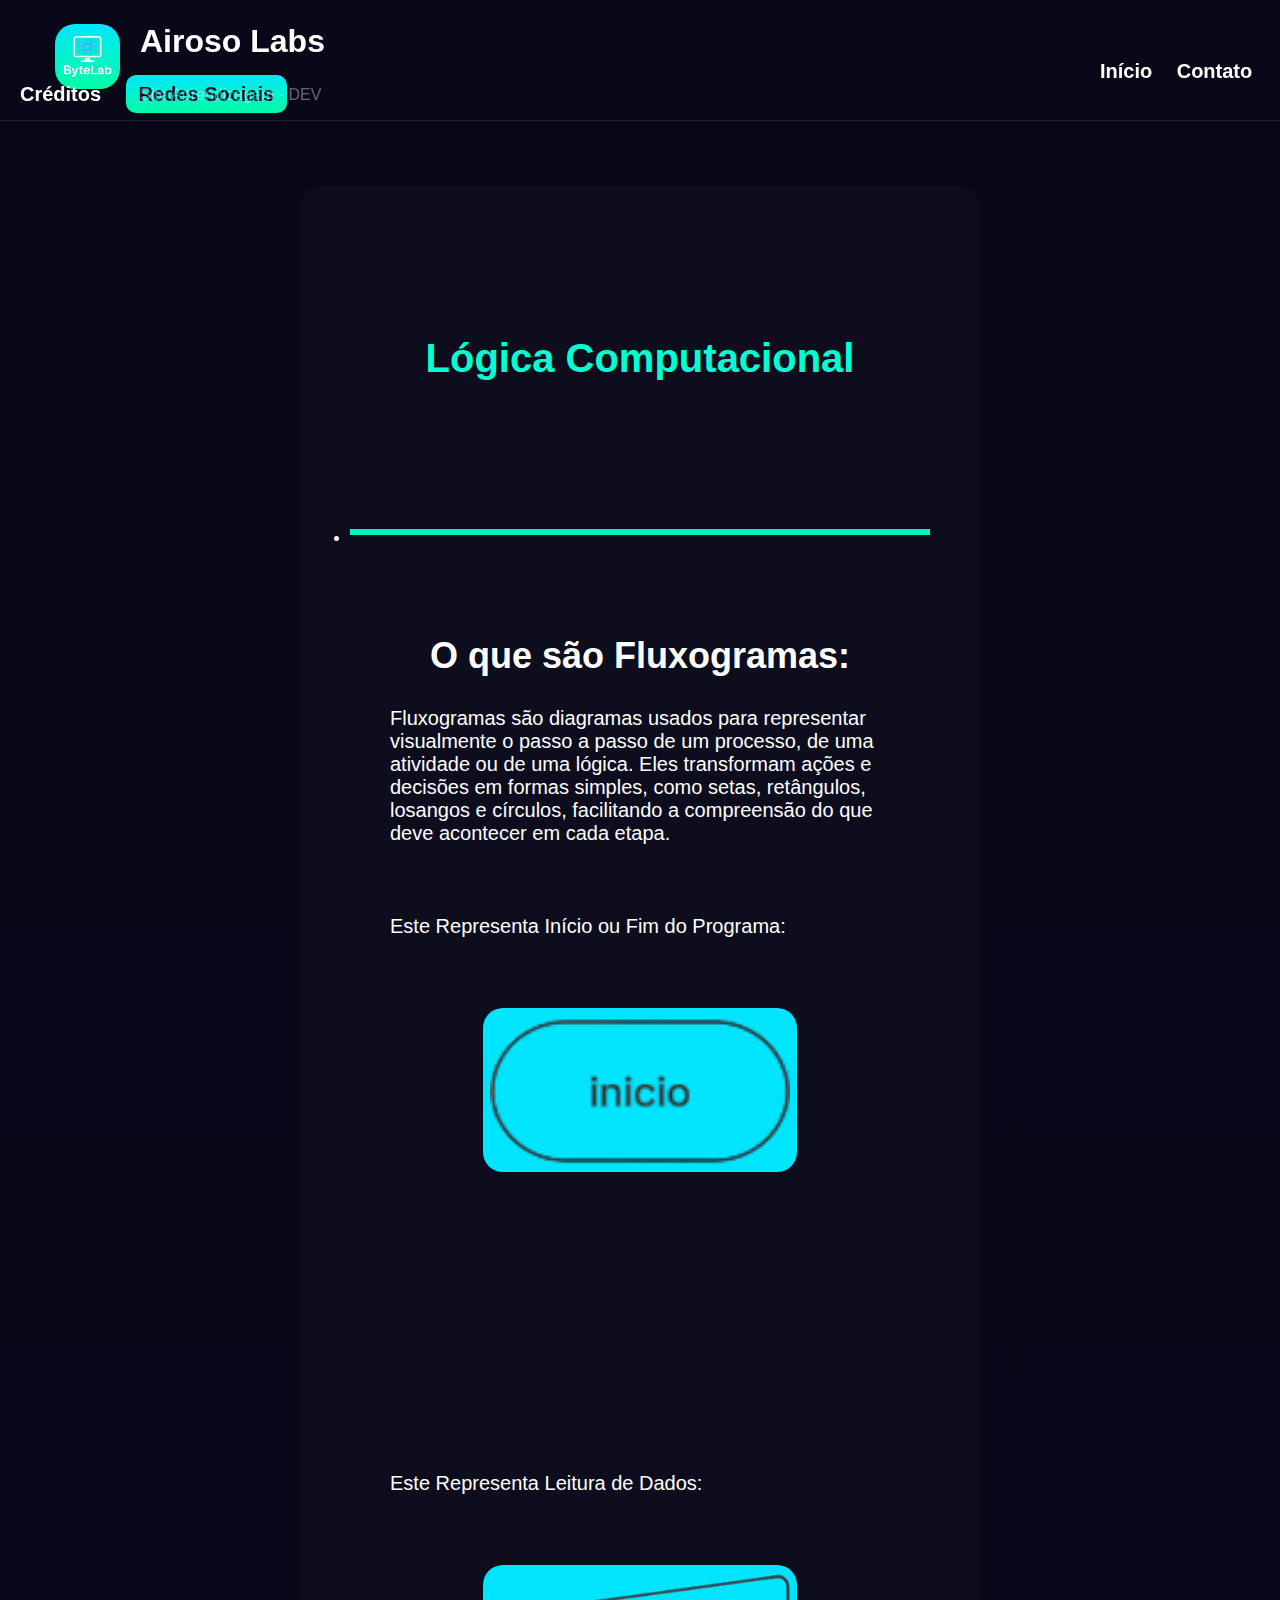
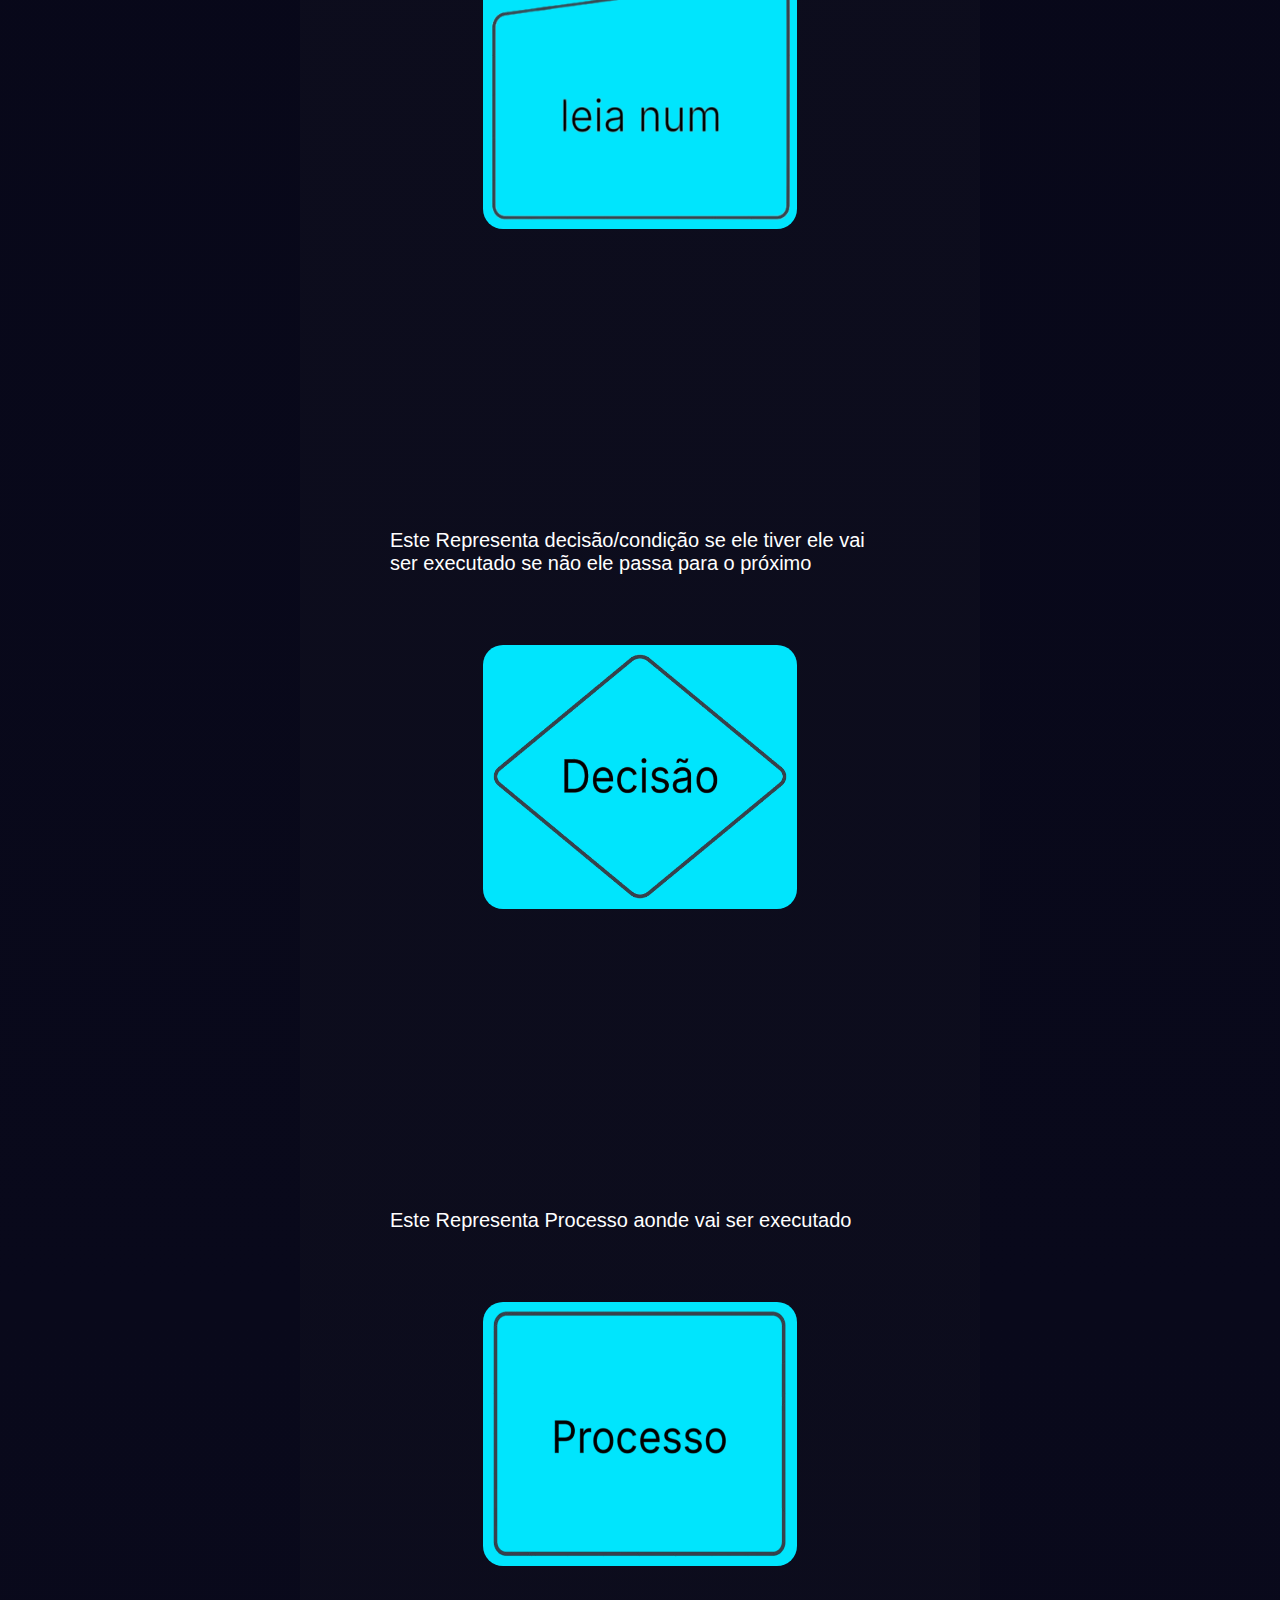
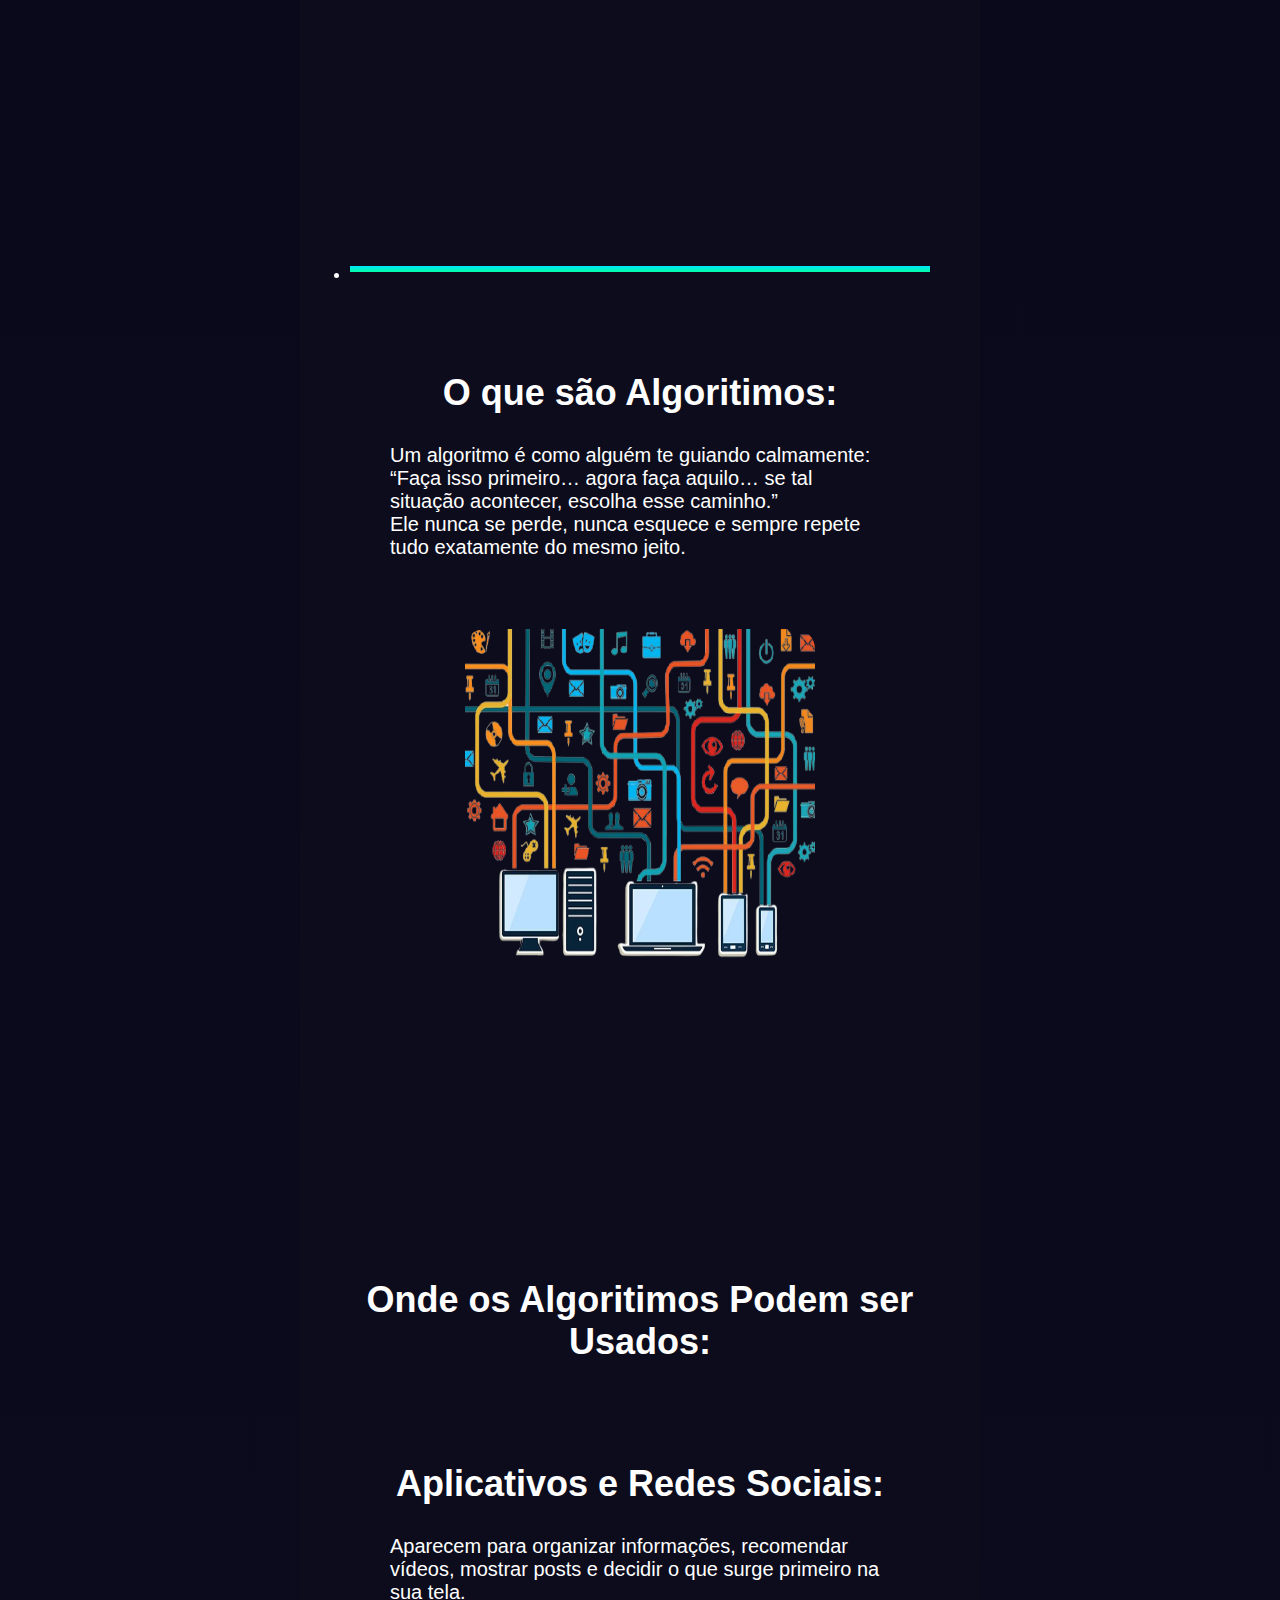
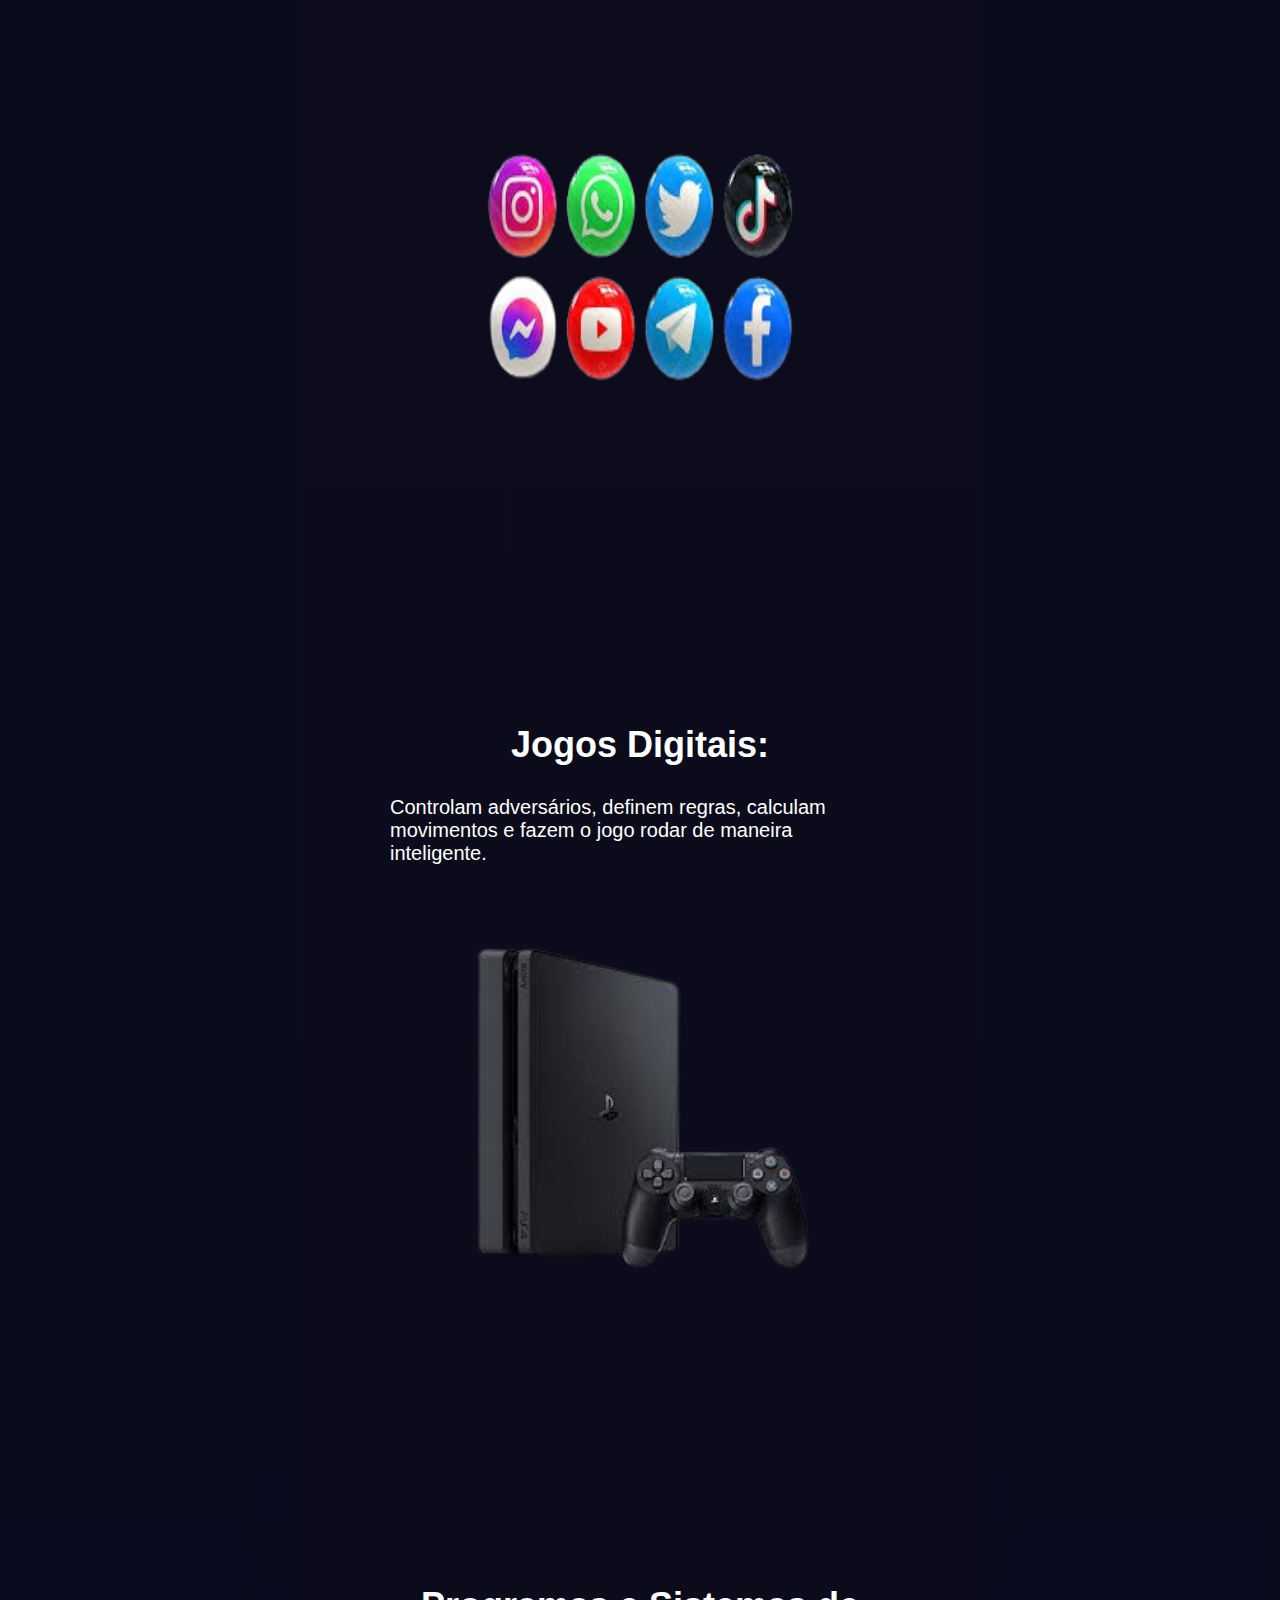
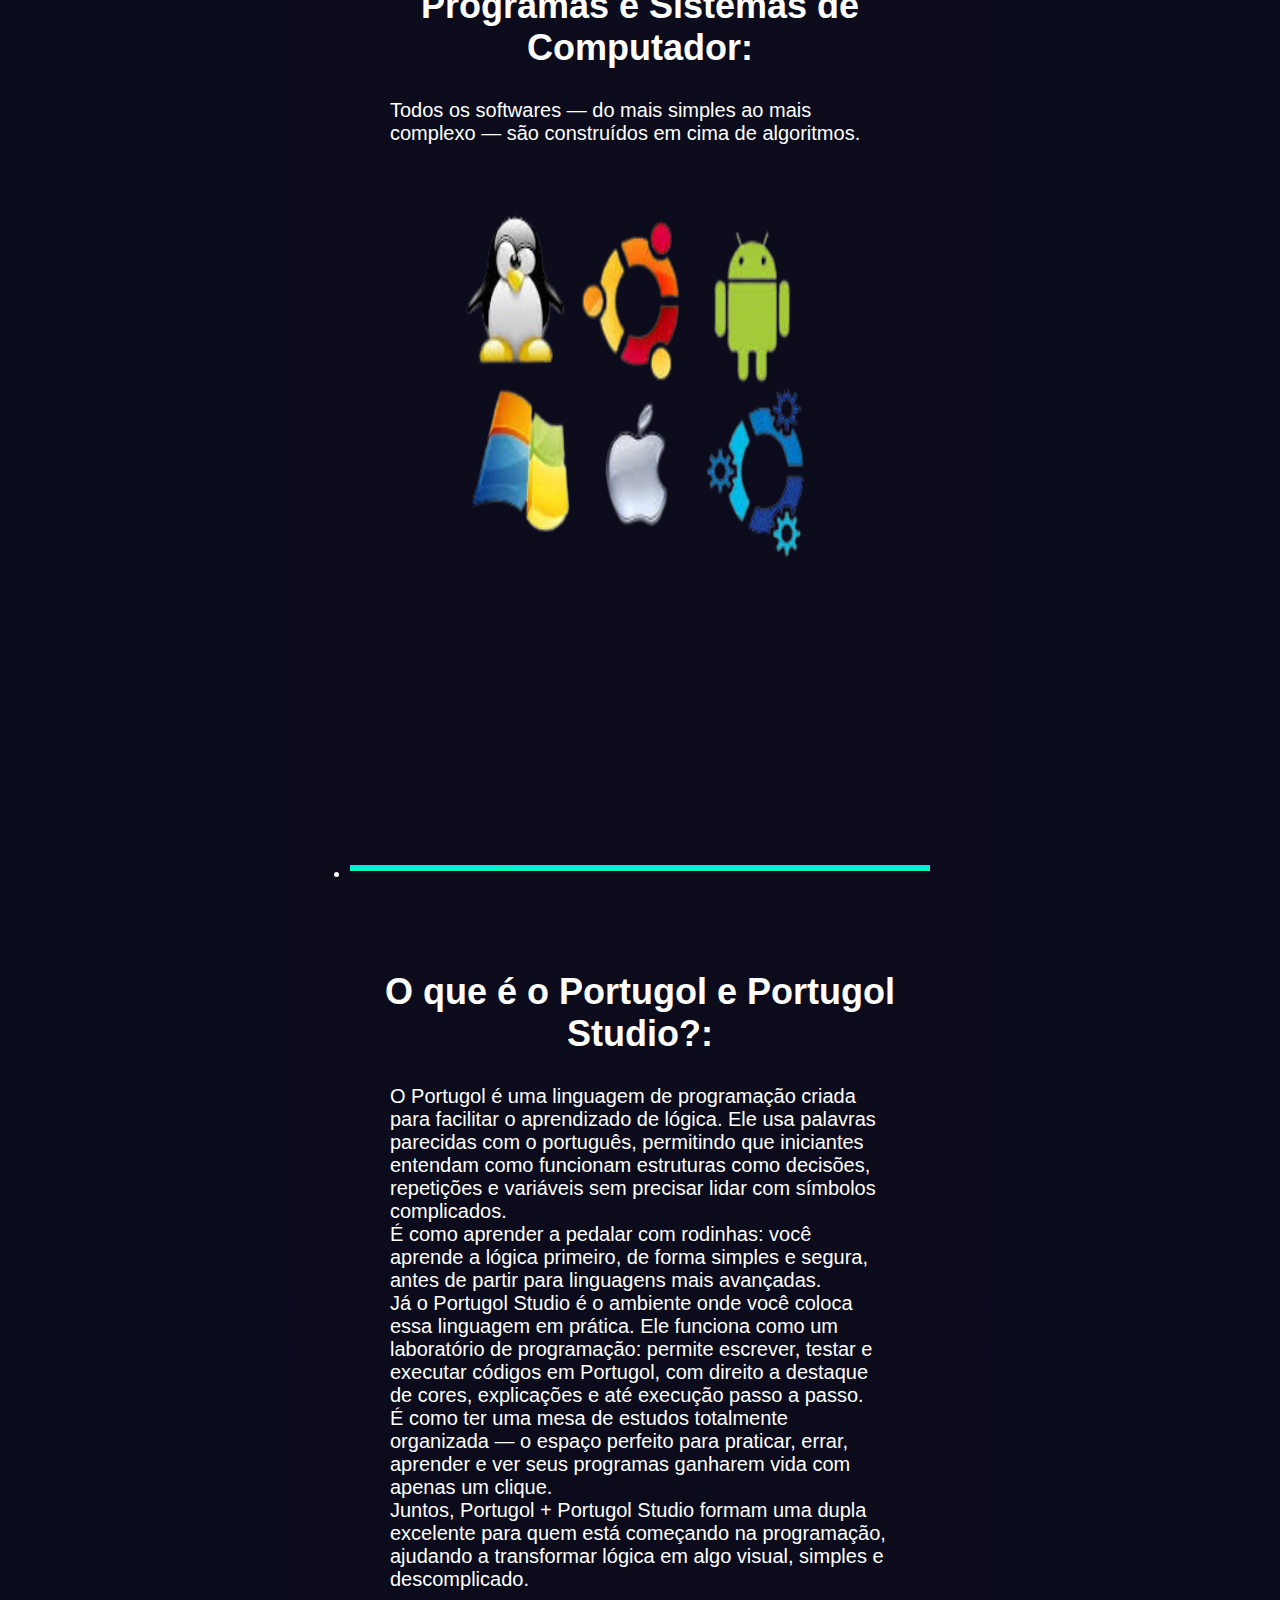
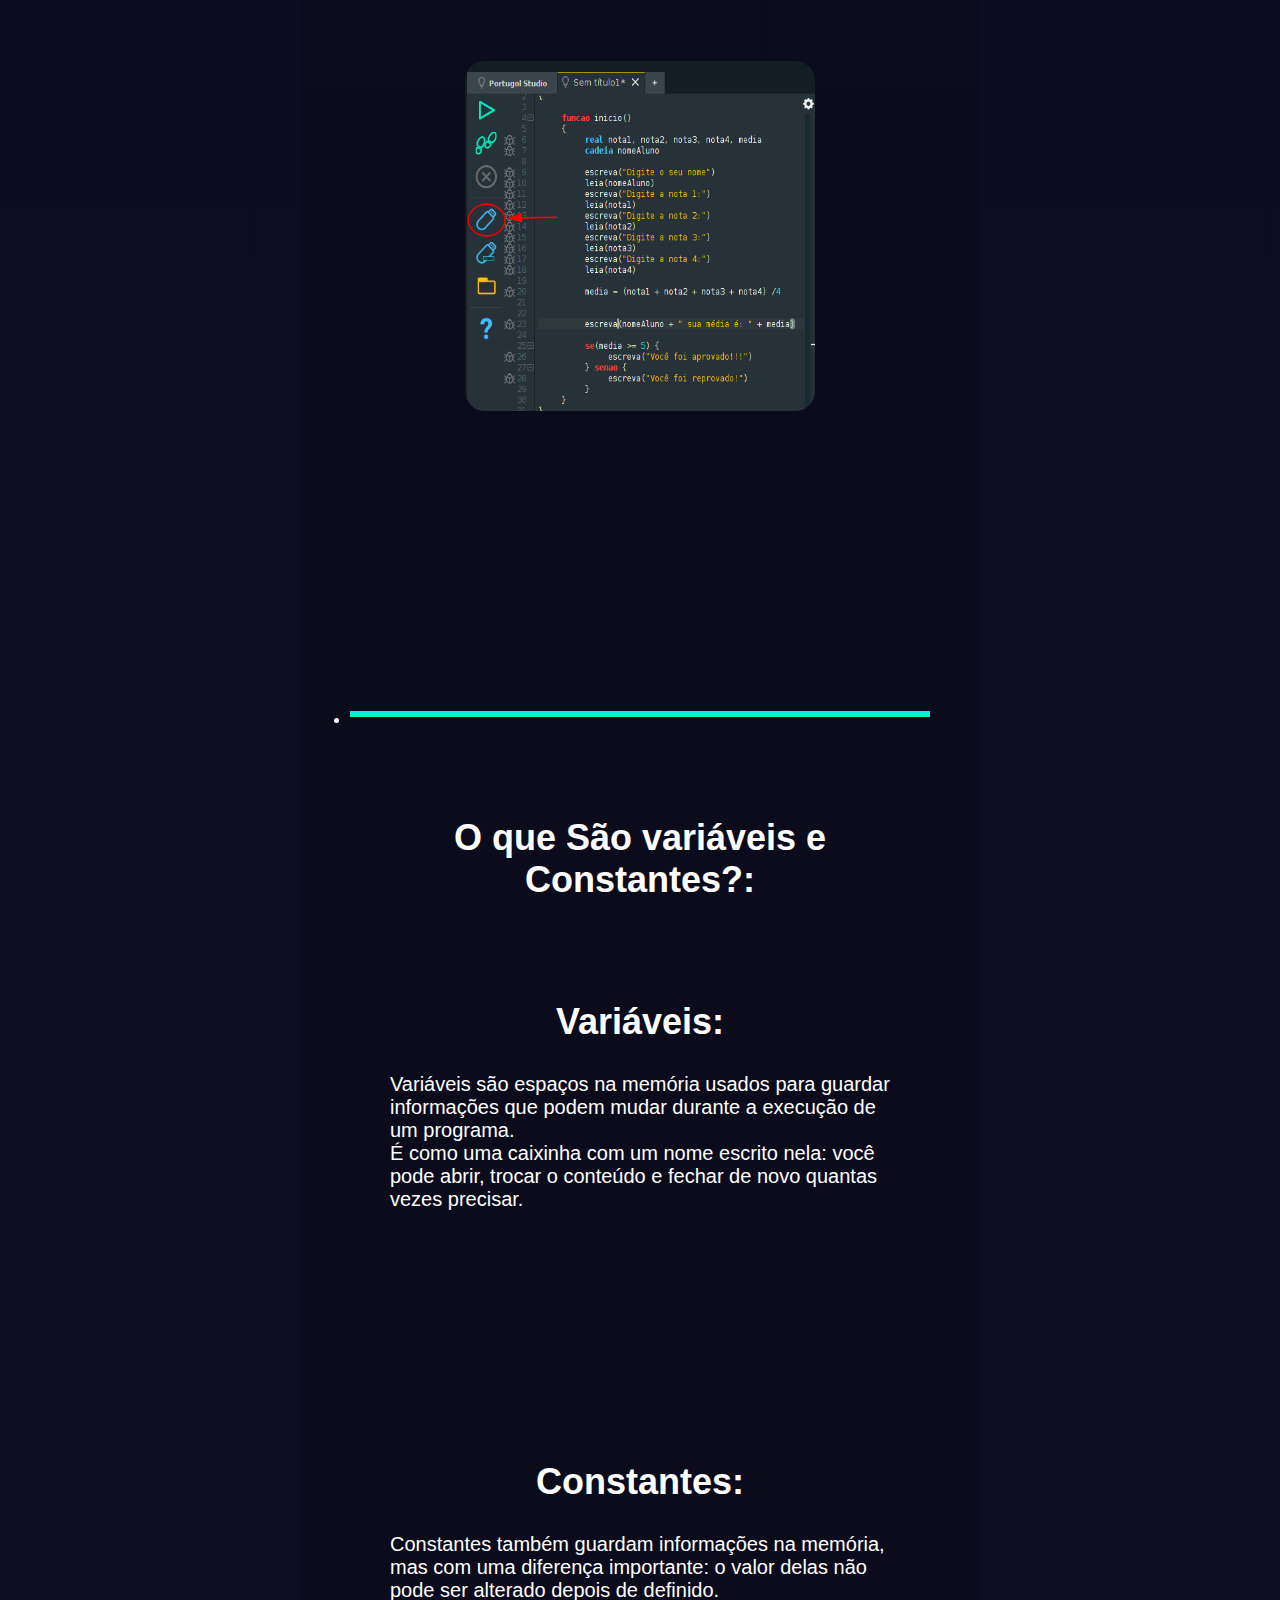
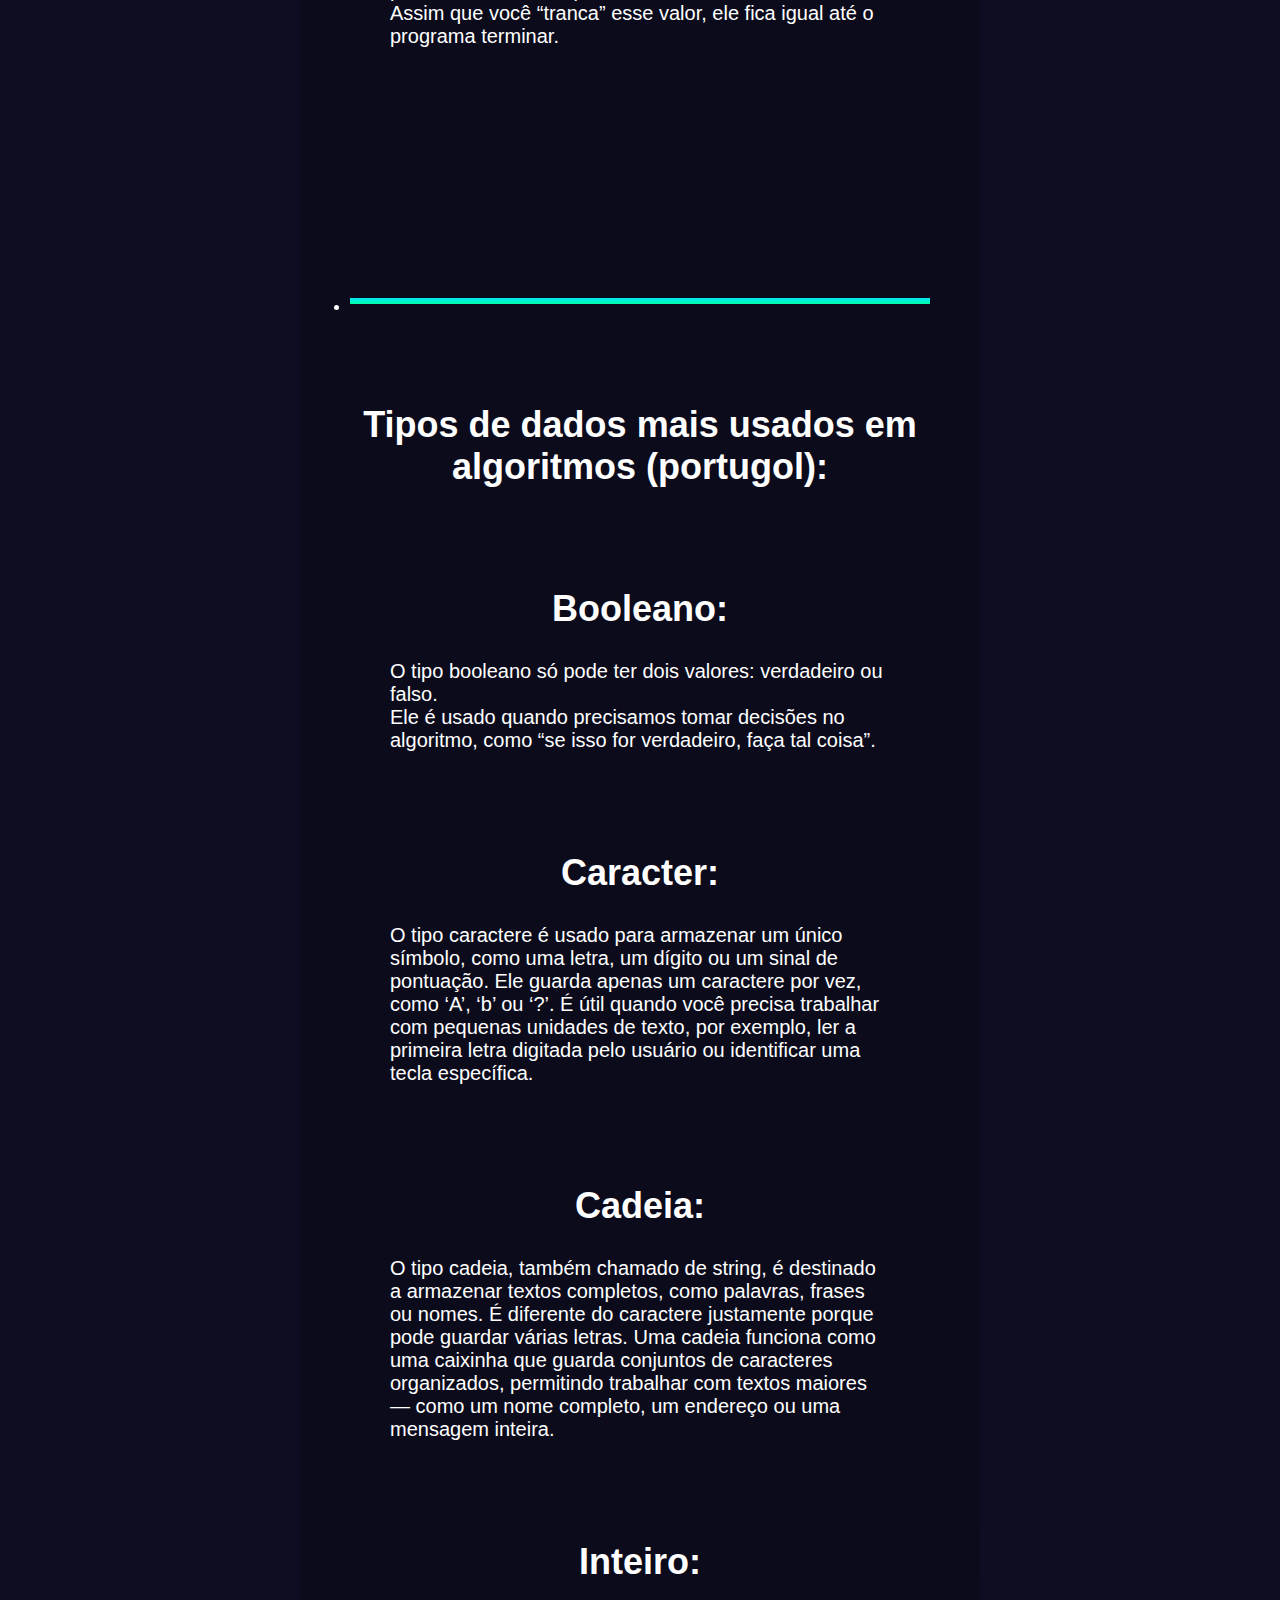
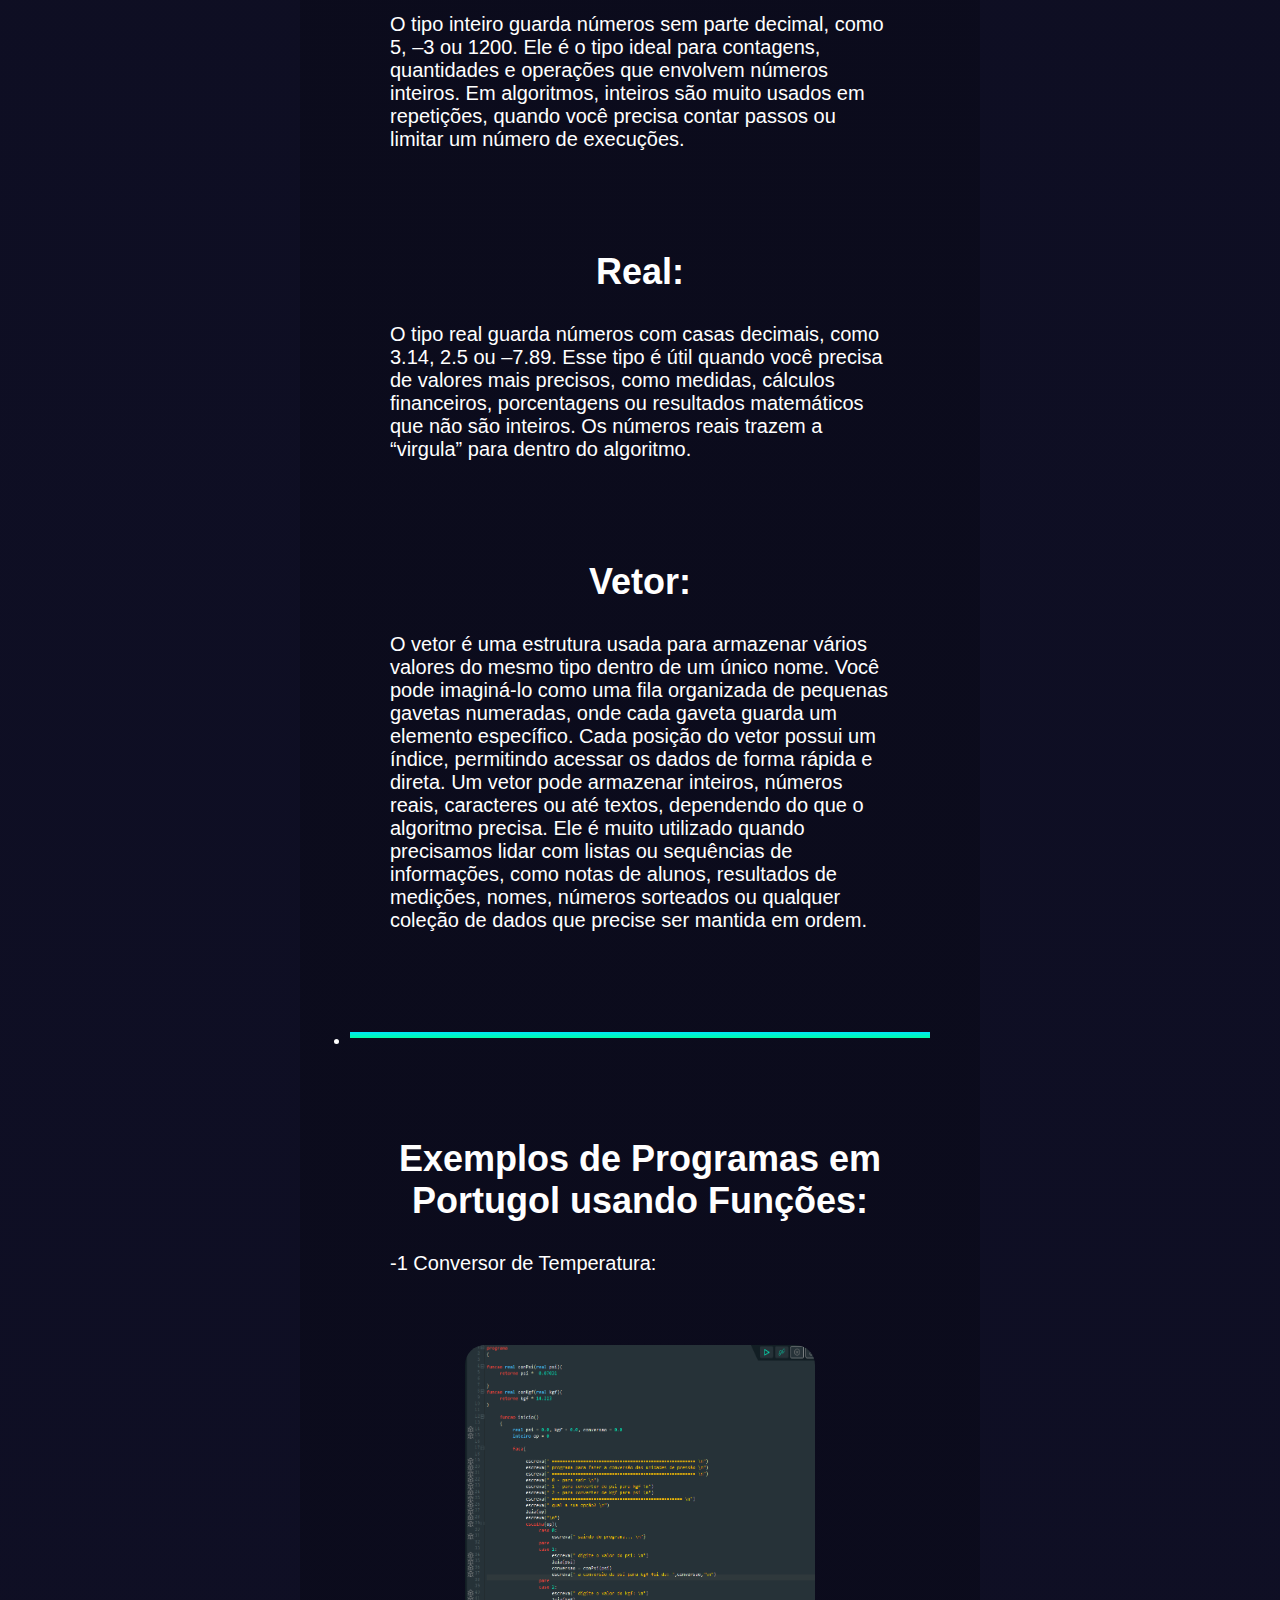
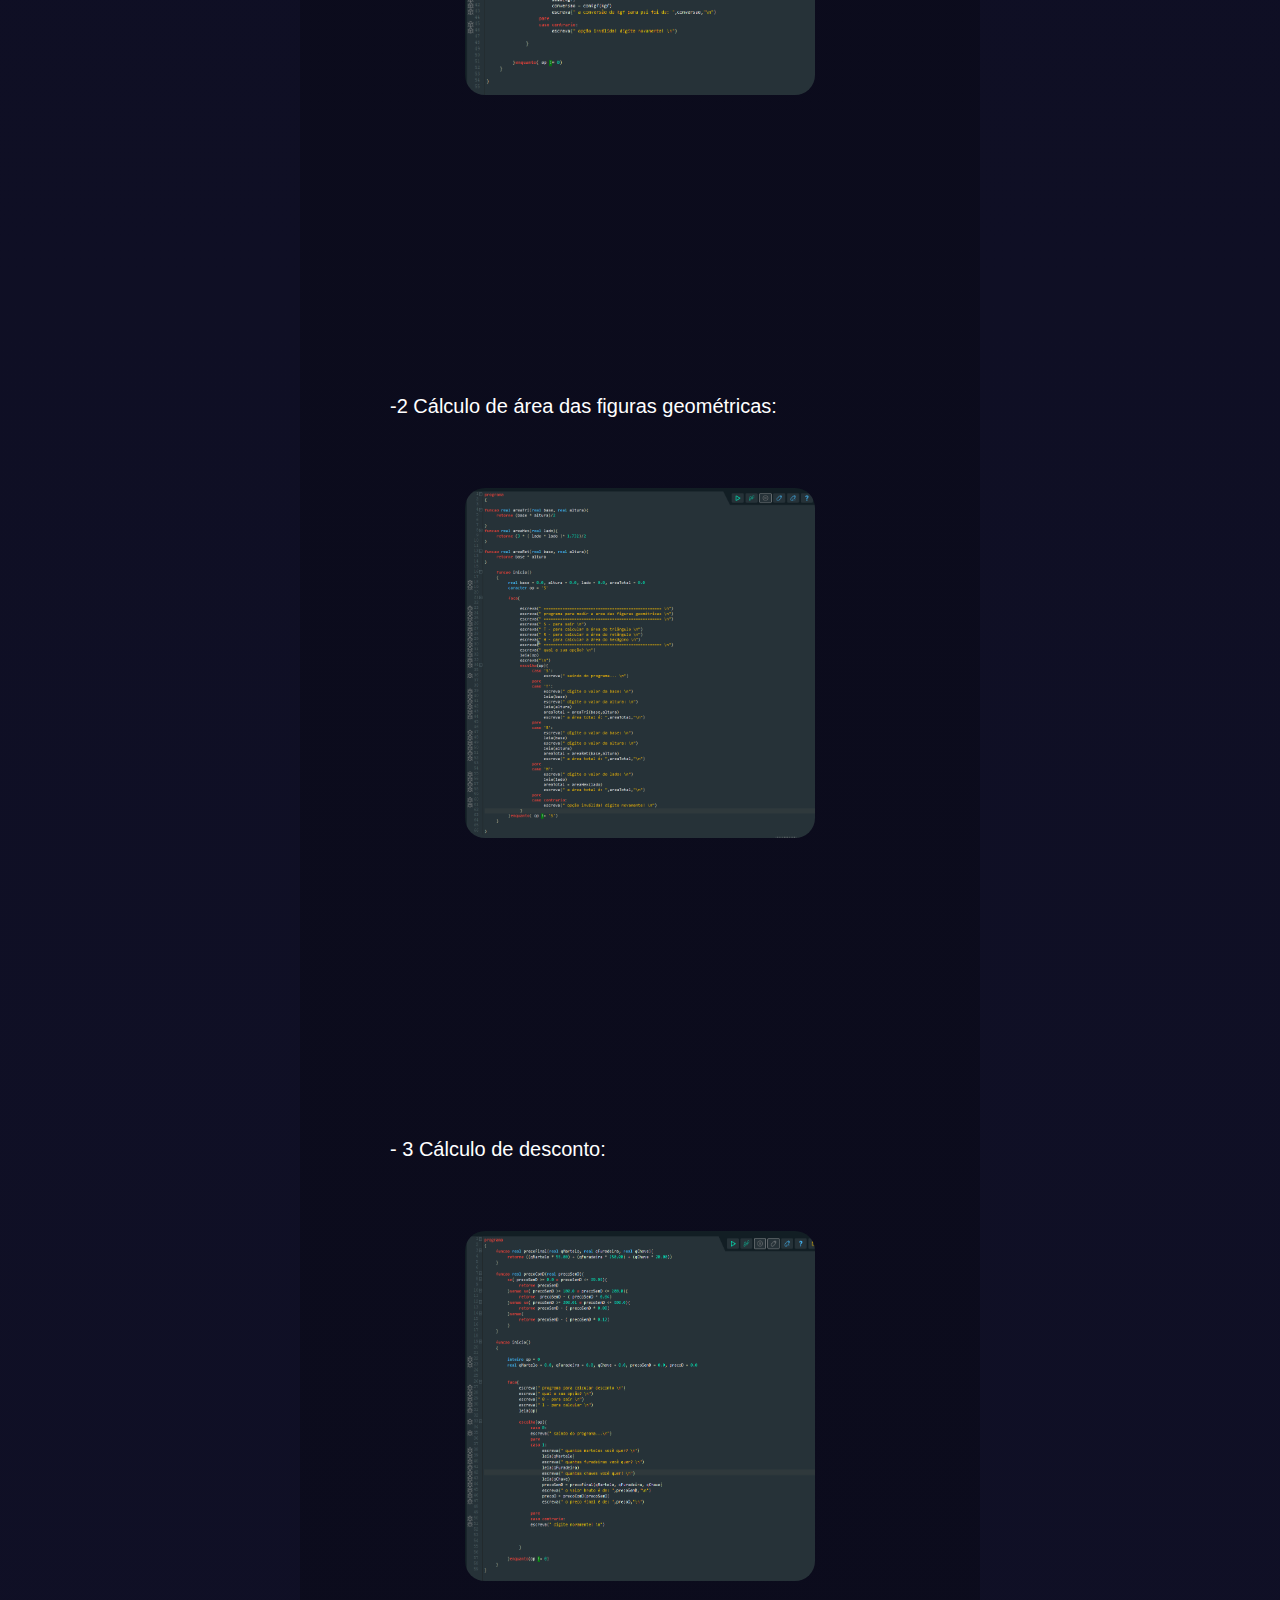
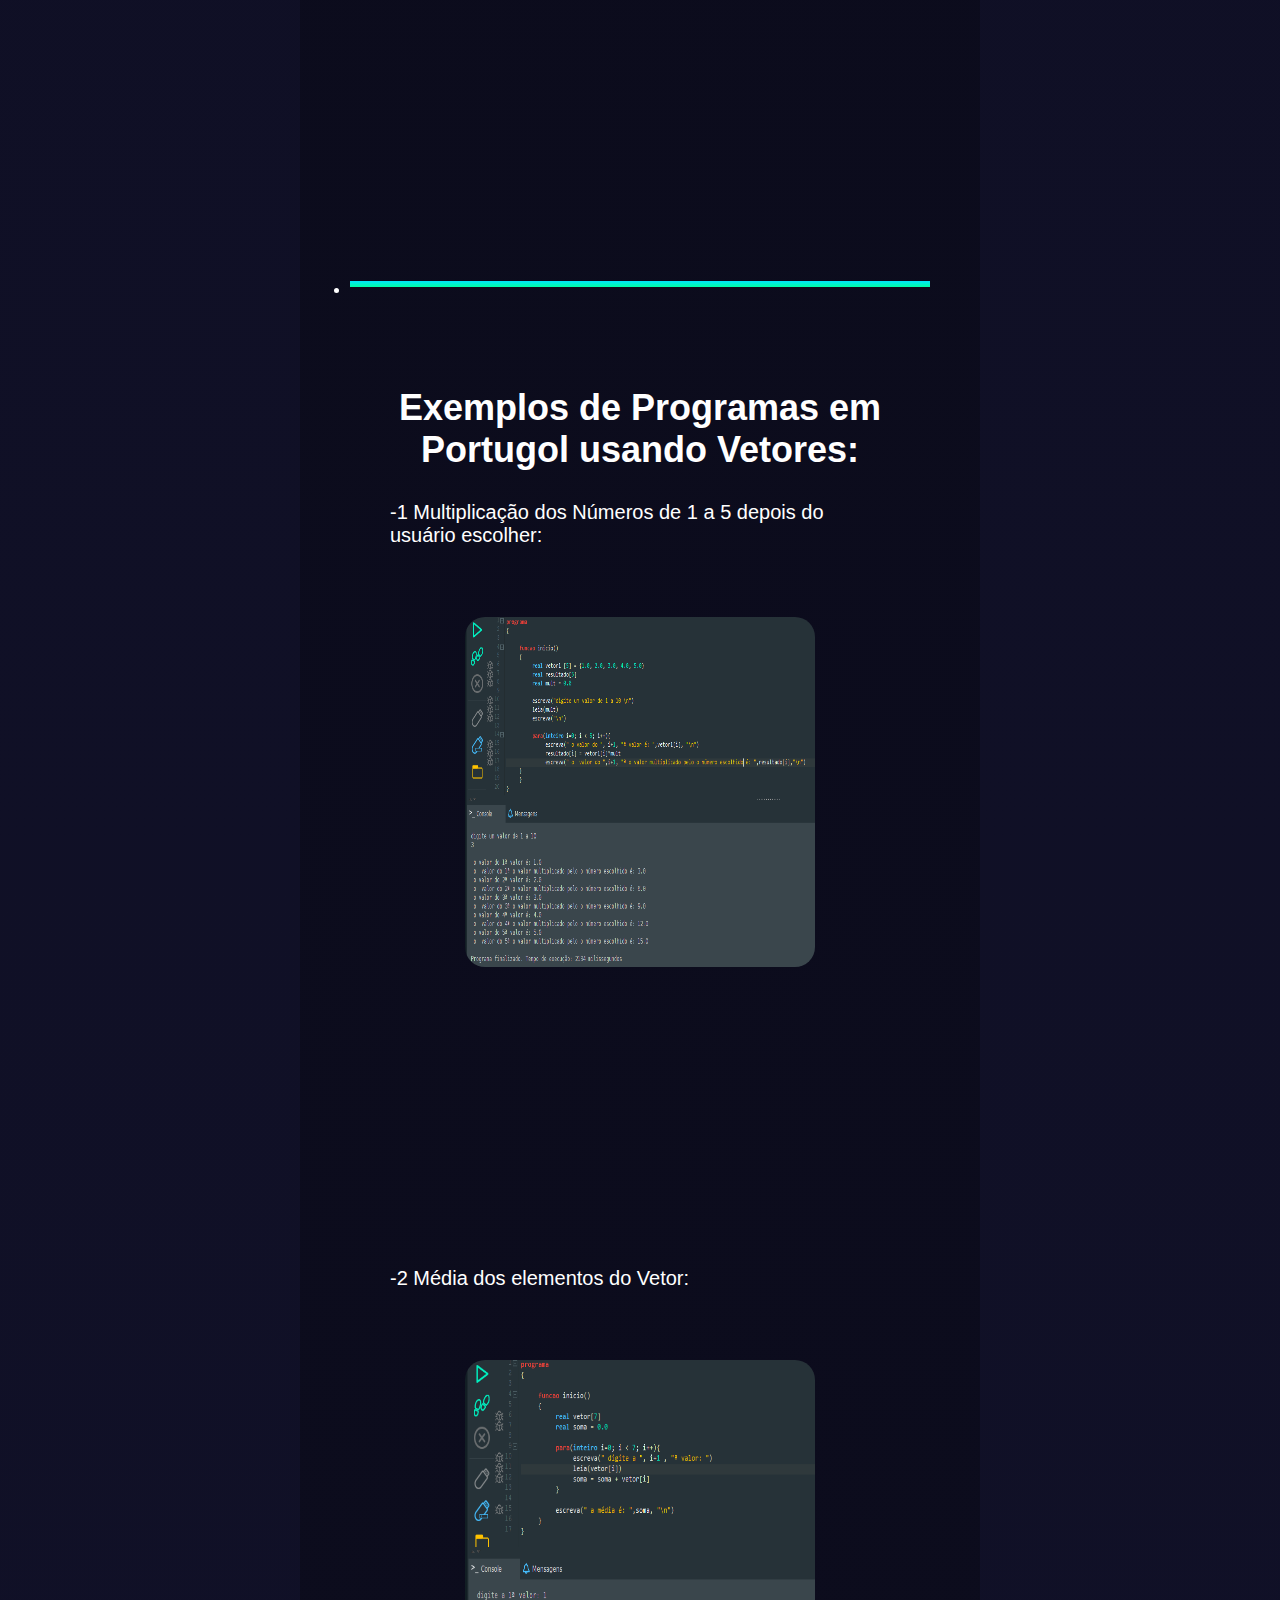
<file: logicaComputacional/computacional.html>
<!DOCTYPE html>
<html lang="pt-BR">
<head>
    <meta charset="UTF-8">
    <meta name="viewport" content="width=device-width, initial-scale=1.0">
    <link rel="shortcut icon" href="../imgPrincipal/logo.png" type="image/png">
    <link rel="stylesheet" href="./computacional.css">
    <script src=""defer></script>
    <title>Lógica Computacional</title>
</head>
<body>
    <header>
        <img src="../imgPrincipal/logo_nome.png"> <h1><strong>Airoso Labs</strong></h1> 
        <a href="../index.html" class="inicio"><strong>Início</strong></a> <a href="../header/contato/contato.html" class="CTT"><strong>Contato</strong></a> <a href="../header/creditos/creditos.html" class="creditos"><strong>Créditos</strong></a> <a href="../header/redesocial/redSocial.html" class="redSoc"><strong>Redes Sociais</strong></a><br>
        <p>Site Aprendizagem · DEV</p><br>
    </header><br><br><br><br><br><br><br>
    <main>
<!-- -----------caixinha de conteúdos trabalhados---------------- -->
        <div class="caixaConteudo">
            <h1 class="tituloLC"><strong>Lógica Computacional</strong></h1><br>
            <li class="linhaDiv"></li>
            <h1>O que são Fluxogramas:</h1>
            <p>Fluxogramas são diagramas usados para representar visualmente o passo a passo de um processo, de uma atividade ou de uma lógica. Eles transformam ações e decisões em formas simples, como setas, retângulos, losangos e círculos, facilitando a compreensão do que deve acontecer em cada etapa.</p>
            <p>Este Representa Início ou Fim do Programa:</p>
            <img class="fluxo_inicio" src="./img_conteudo/fluxo_inicio.png" alt="">
            <p>Este Representa Leitura de Dados:</p>
            <img class="fluxo_dados" src="./img_conteudo/leitura_dados.png" alt="">
            <p>Este Representa decisão/condição se ele tiver ele vai ser executado se não ele passa para o próximo</p>
            <img class="fluxo_dados" src="./img_conteudo/decisao_fluxo.png" alt="">
            <p>Este Representa Processo aonde vai ser executado</p>
            <img class="fluxo_dados" src="./img_conteudo/processo_fluxo.png" alt="">
            <li class="linhaDiv"></li>
            <h1>O que são Algoritimos:</h1>
            <p>Um algoritmo é como alguém te guiando calmamente: <br>“Faça isso primeiro… agora faça aquilo… se tal situação acontecer, escolha esse caminho.”<br>Ele nunca se perde, nunca esquece e sempre repete tudo exatamente do mesmo jeito.</p>
            <img src="./img_conteudo/algoritmo.png" alt="">
            <h1>Onde os Algoritimos Podem ser Usados:</h1>
            <h1>Aplicativos e Redes Sociais:</h1>
            <p>Aparecem para organizar informações, recomendar vídeos, mostrar posts e decidir o que surge primeiro na sua tela.</p>
            <img src="./img_conteudo/redes_sociais.png" alt="">
            <h1>Jogos Digitais:</h1>
            <p>Controlam adversários, definem regras, calculam movimentos e fazem o jogo rodar de maneira inteligente.</p>
            <img src="./img_conteudo/ps4.png" alt="">
            <h1>Programas e Sistemas de Computador:</h1>
            <p>Todos os softwares — do mais simples ao mais complexo — são construídos em cima de algoritmos.</p>
            <img src="./img_conteudo/sistemas_pc.png" alt="">
            <li class="linhaDiv"></li>
            <h1>O que é o Portugol e Portugol Studio?:</h1>
            <p>O Portugol é uma linguagem de programação criada para facilitar o aprendizado de lógica. Ele usa palavras parecidas com o português, permitindo que iniciantes entendam como funcionam estruturas como decisões, repetições e variáveis sem precisar lidar com símbolos complicados. <br>É como aprender a pedalar com rodinhas: você aprende a lógica primeiro, de forma simples e segura, antes de partir para linguagens mais avançadas. <br>Já o Portugol Studio é o ambiente onde você coloca essa linguagem em prática. Ele funciona como um laboratório de programação: permite escrever, testar e executar códigos em Portugol, com direito a destaque de cores, explicações e até execução passo a passo. <br>É como ter uma mesa de estudos totalmente organizada — o espaço perfeito para praticar, errar, aprender e ver seus programas ganharem vida com apenas um clique. <br>Juntos, Portugol + Portugol Studio formam uma dupla excelente para quem está começando na programação, ajudando a transformar lógica em algo visual, simples e descomplicado.</p>
            <img src="./img_conteudo/portugol.png" alt="">
            <li class="linhaDiv"></li>
            <h1>O que São variáveis e Constantes?:</h1>
            <h1>Variáveis:</h1>
            <p class="textoSemImg">Variáveis são espaços na memória usados para guardar informações que podem mudar durante a execução de um programa. <br>É como uma caixinha com um nome escrito nela: você pode abrir, trocar o conteúdo e fechar de novo quantas vezes precisar.</p>
            <h1>Constantes:</h1>
            <p class="textoSemImg">Constantes também guardam informações na memória, mas com uma diferença importante: o valor delas não pode ser alterado depois de definido. <br>Assim que você “tranca” esse valor, ele fica igual até o programa terminar.</p>
            <li class="linhaDiv"></li>
            <h1>Tipos de dados mais usados em algoritmos (portugol):</h1>
            <h1>Booleano:</h1>
            <p>O tipo booleano só pode ter dois valores: verdadeiro ou falso. <br>Ele é usado quando precisamos tomar decisões no algoritmo, como “se isso for verdadeiro, faça tal coisa”.</p>
            <h1>Caracter:</h1>
            <p>O tipo caractere é usado para armazenar um único símbolo, como uma letra, um dígito ou um sinal de pontuação. Ele guarda apenas um caractere por vez, como ‘A’, ‘b’ ou ‘?’. É útil quando você precisa trabalhar com pequenas unidades de texto, por exemplo, ler a primeira letra digitada pelo usuário ou identificar uma tecla específica.</p>
            <h1>Cadeia:</h1>
            <p>O tipo cadeia, também chamado de string, é destinado a armazenar textos completos, como palavras, frases ou nomes. É diferente do caractere justamente porque pode guardar várias letras. Uma cadeia funciona como uma caixinha que guarda conjuntos de caracteres organizados, permitindo trabalhar com textos maiores — como um nome completo, um endereço ou uma mensagem inteira.</p>
            <h1>Inteiro:</h1>
            <p>O tipo inteiro guarda números sem parte decimal, como 5, –3 ou 1200. Ele é o tipo ideal para contagens, quantidades e operações que envolvem números inteiros. Em algoritmos, inteiros são muito usados em repetições, quando você precisa contar passos ou limitar um número de execuções.</p>
            <h1>Real:</h1>
            <p>O tipo real guarda números com casas decimais, como 3.14, 2.5 ou –7.89. Esse tipo é útil quando você precisa de valores mais precisos, como medidas, cálculos financeiros, porcentagens ou resultados matemáticos que não são inteiros. Os números reais trazem a “virgula” para dentro do algoritmo.</p>
            <h1>Vetor:</h1>
            <p>O vetor é uma estrutura usada para armazenar vários valores do mesmo tipo dentro de um único nome. Você pode imaginá-lo como uma fila organizada de pequenas gavetas numeradas, onde cada gaveta guarda um elemento específico. Cada posição do vetor possui um índice, permitindo acessar os dados de forma rápida e direta. Um vetor pode armazenar inteiros, números reais, caracteres ou até textos, dependendo do que o algoritmo precisa. Ele é muito utilizado quando precisamos lidar com listas ou sequências de informações, como notas de alunos, resultados de medições, nomes, números sorteados ou qualquer coleção de dados que precise ser mantida em ordem.</p>
            <li class="linhaDiv"></li>
            <h1>Exemplos de Programas em Portugol usando Funções:</h1>
            <p>-1 Conversor de Temperatura:</p>
            <img class="img_portugol" src="./img_conteudo/portugol_exemplos/portugol_exemplo1.png" alt="">
            <p>-2  Cálculo de área das figuras geométricas:</p>
            <img class="img_portugol" src="./img_conteudo/portugol_exemplos/exemplo_portugol2.png" alt="">
            <p>- 3 Cálculo de desconto:</p>
            <img class="img_portugol" src="./img_conteudo/portugol_exemplos/portugol_exemplo3.png" alt="">
            <li class="linhaDiv"></li>
            <h1>Exemplos de Programas em Portugol usando Vetores:</h1>
            <p>-1 Multiplicação dos Números de 1 a 5 depois do usuário escolher:</p>
            <img class="img_portugol" src="./img_conteudo/vetor_exemplos/ex_1.png" alt="">
            <p>-2 Média dos elementos do Vetor:</p>
            <img class="img_portugol" src="./img_conteudo/vetor_exemplos/ex_2.png" alt="">
            <p>-3 Multiplicação dos elementos do vetor::</p>
            <img class="img_portugol" src="./img_conteudo/portugol_exemplos/portugol_exemplo3.png" alt="">
            <a class="proximo" href="../fundamentoBD/fundamentoBD.html">Ir para Fundamento Banco de Dados</a>
    </div>
            <!-- --------------------------------------------------------------------------- -->
    </main><br><br>
    <footer><br><br>
        <a href="">Davi Hames Airoso&copy;&trade; e Outros Sites</a><br><br><br><br>
    </footer>
</body>
</html>
</file>
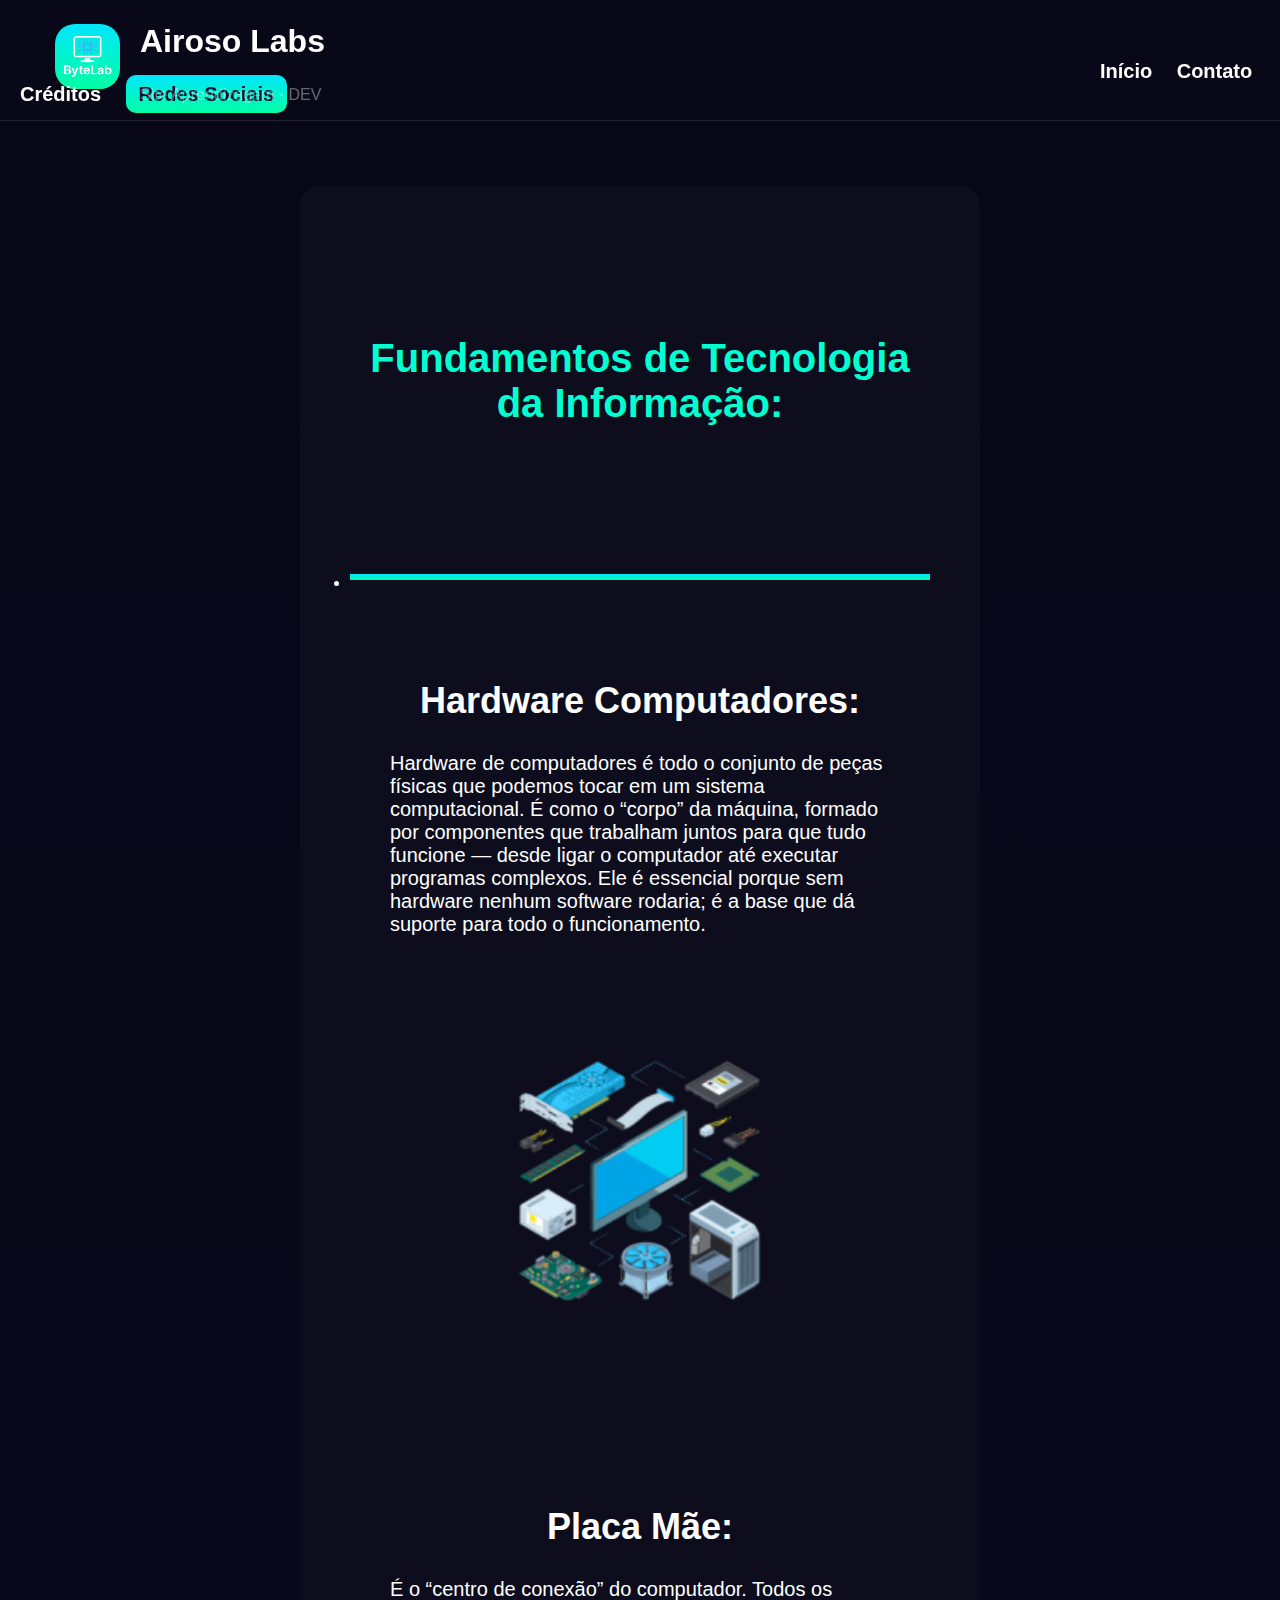
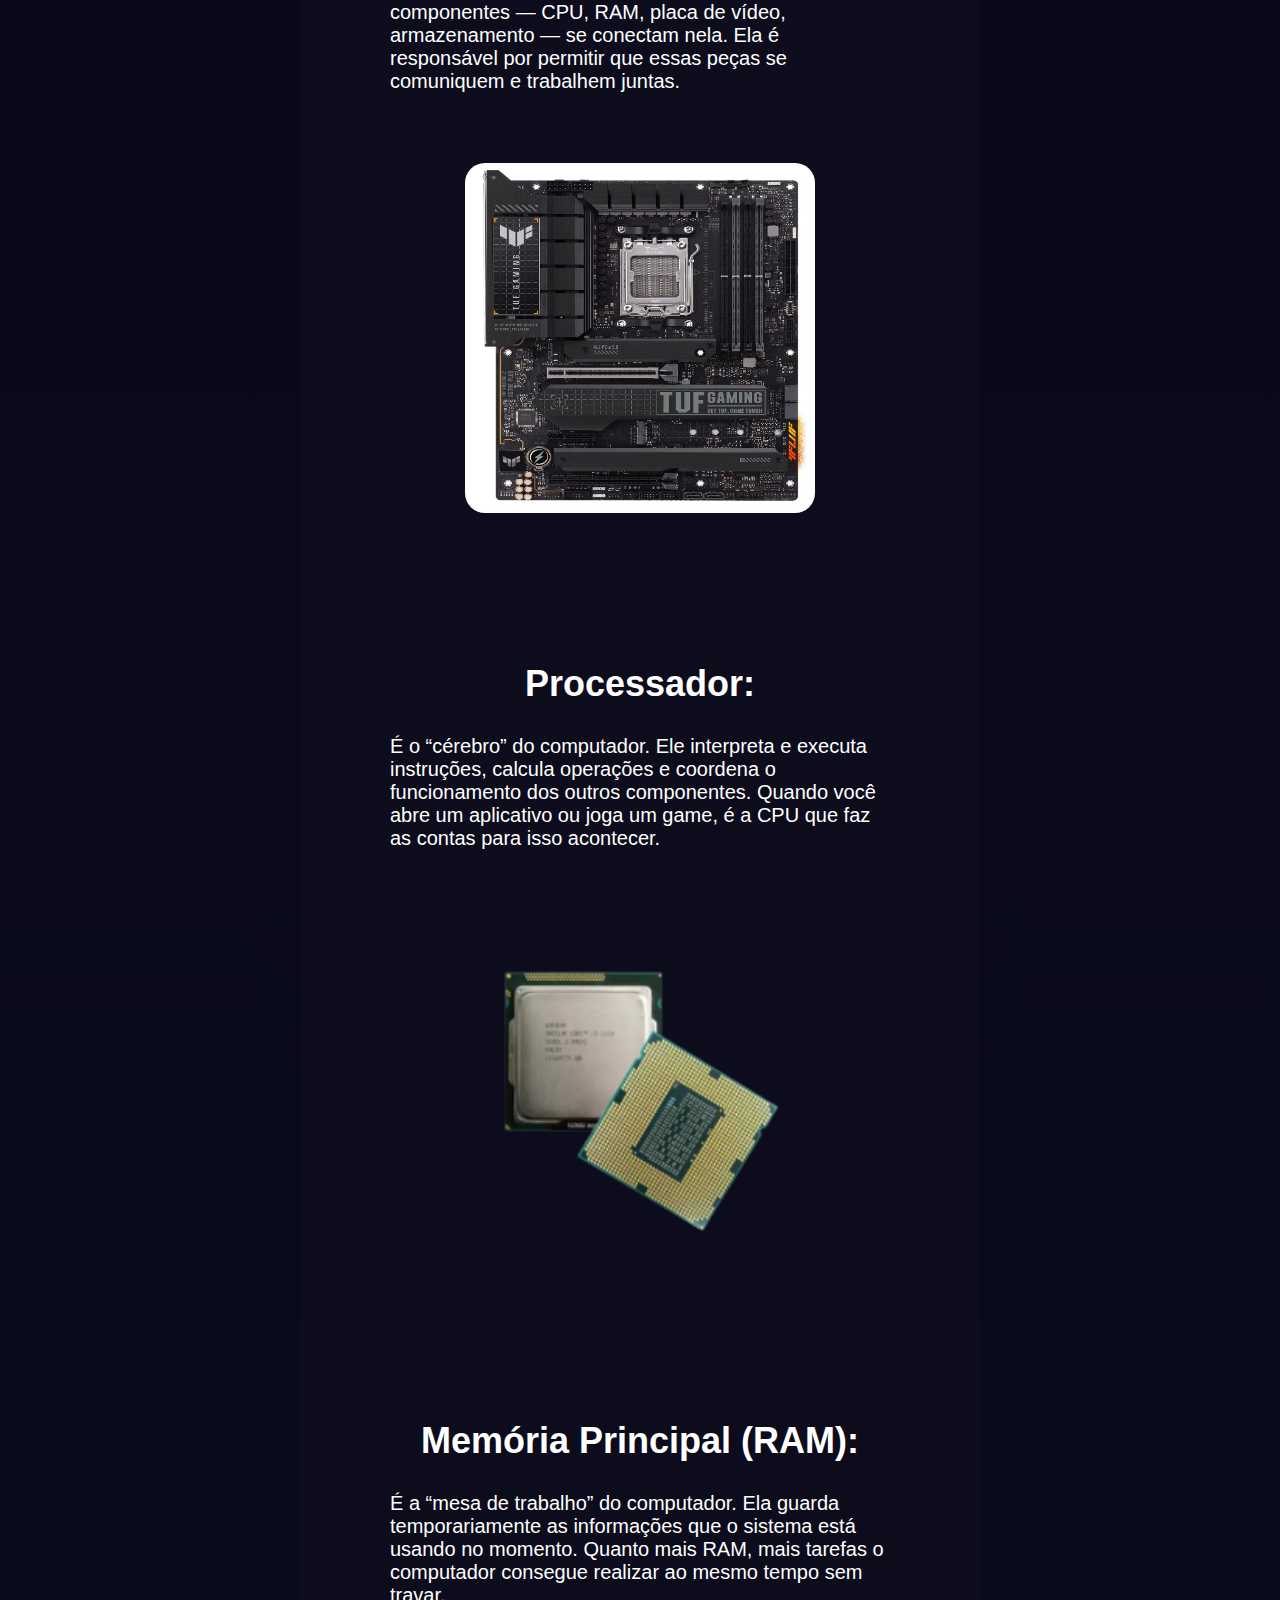
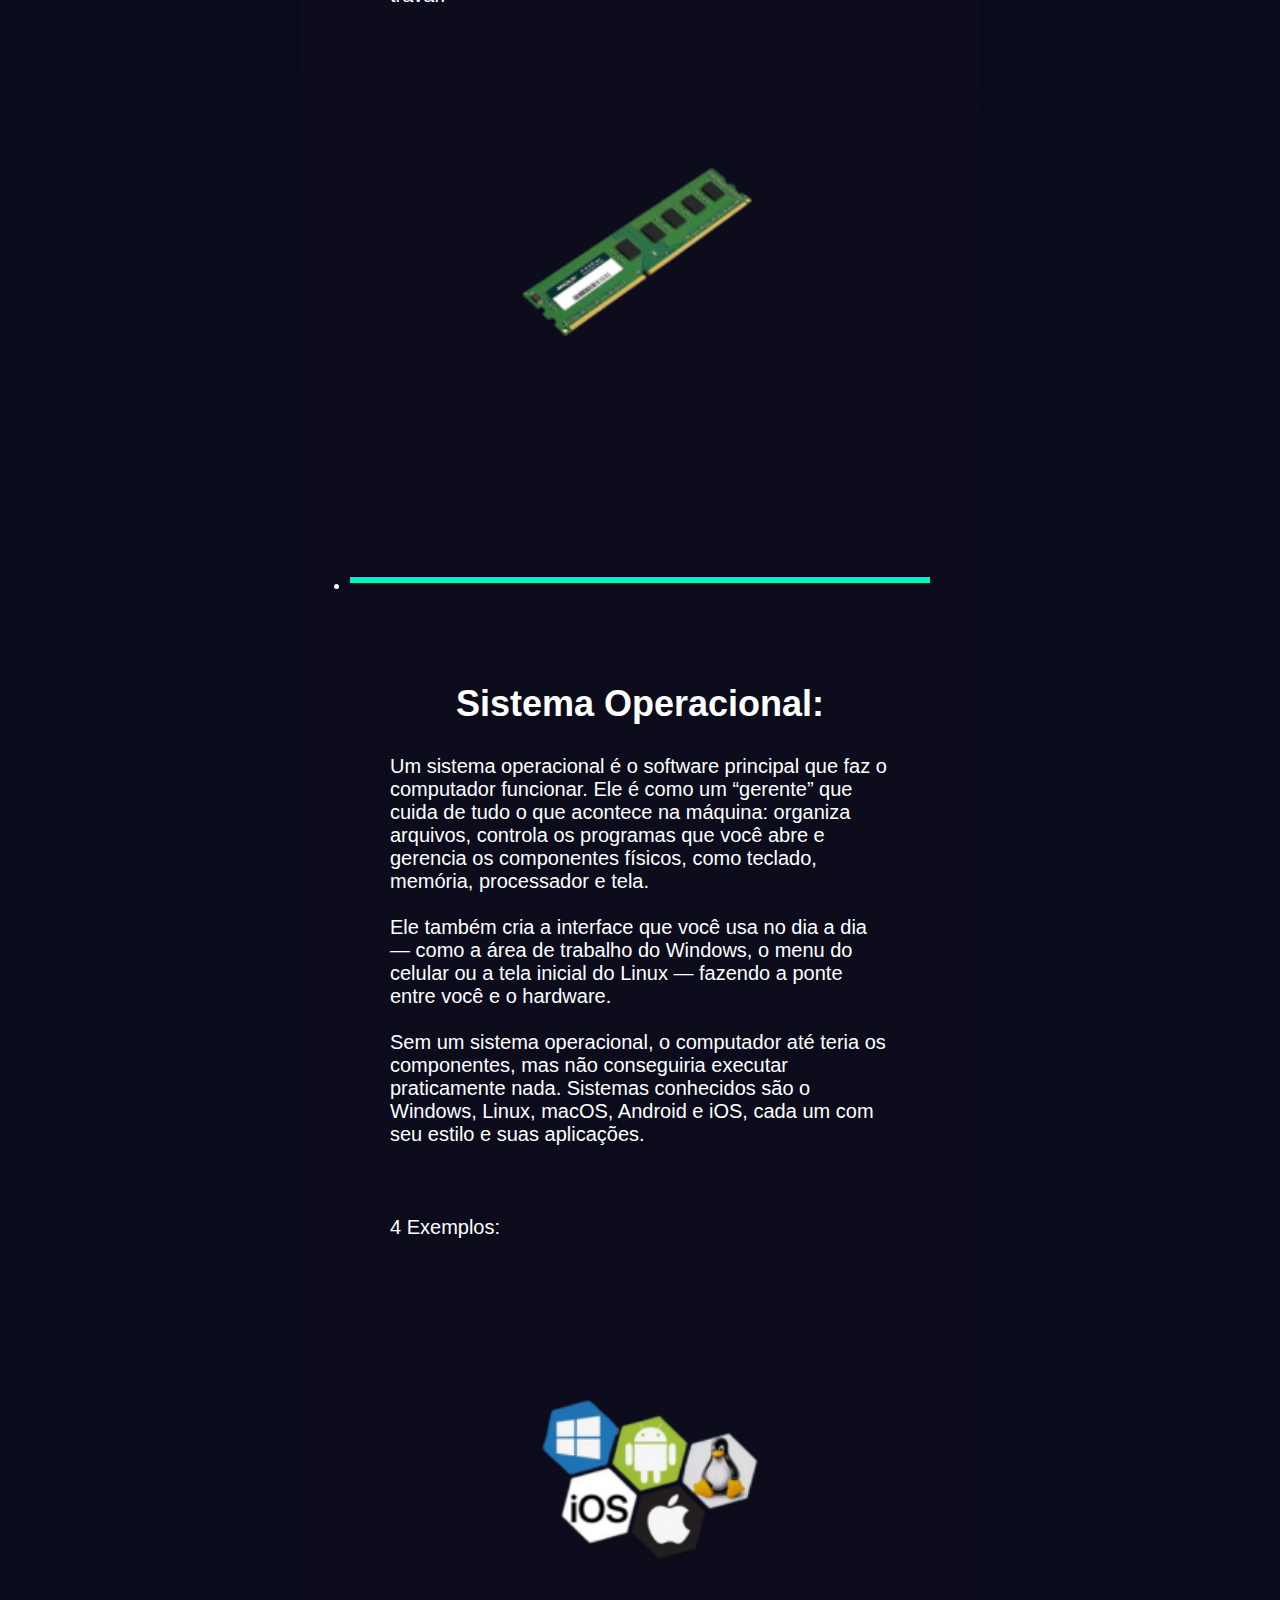
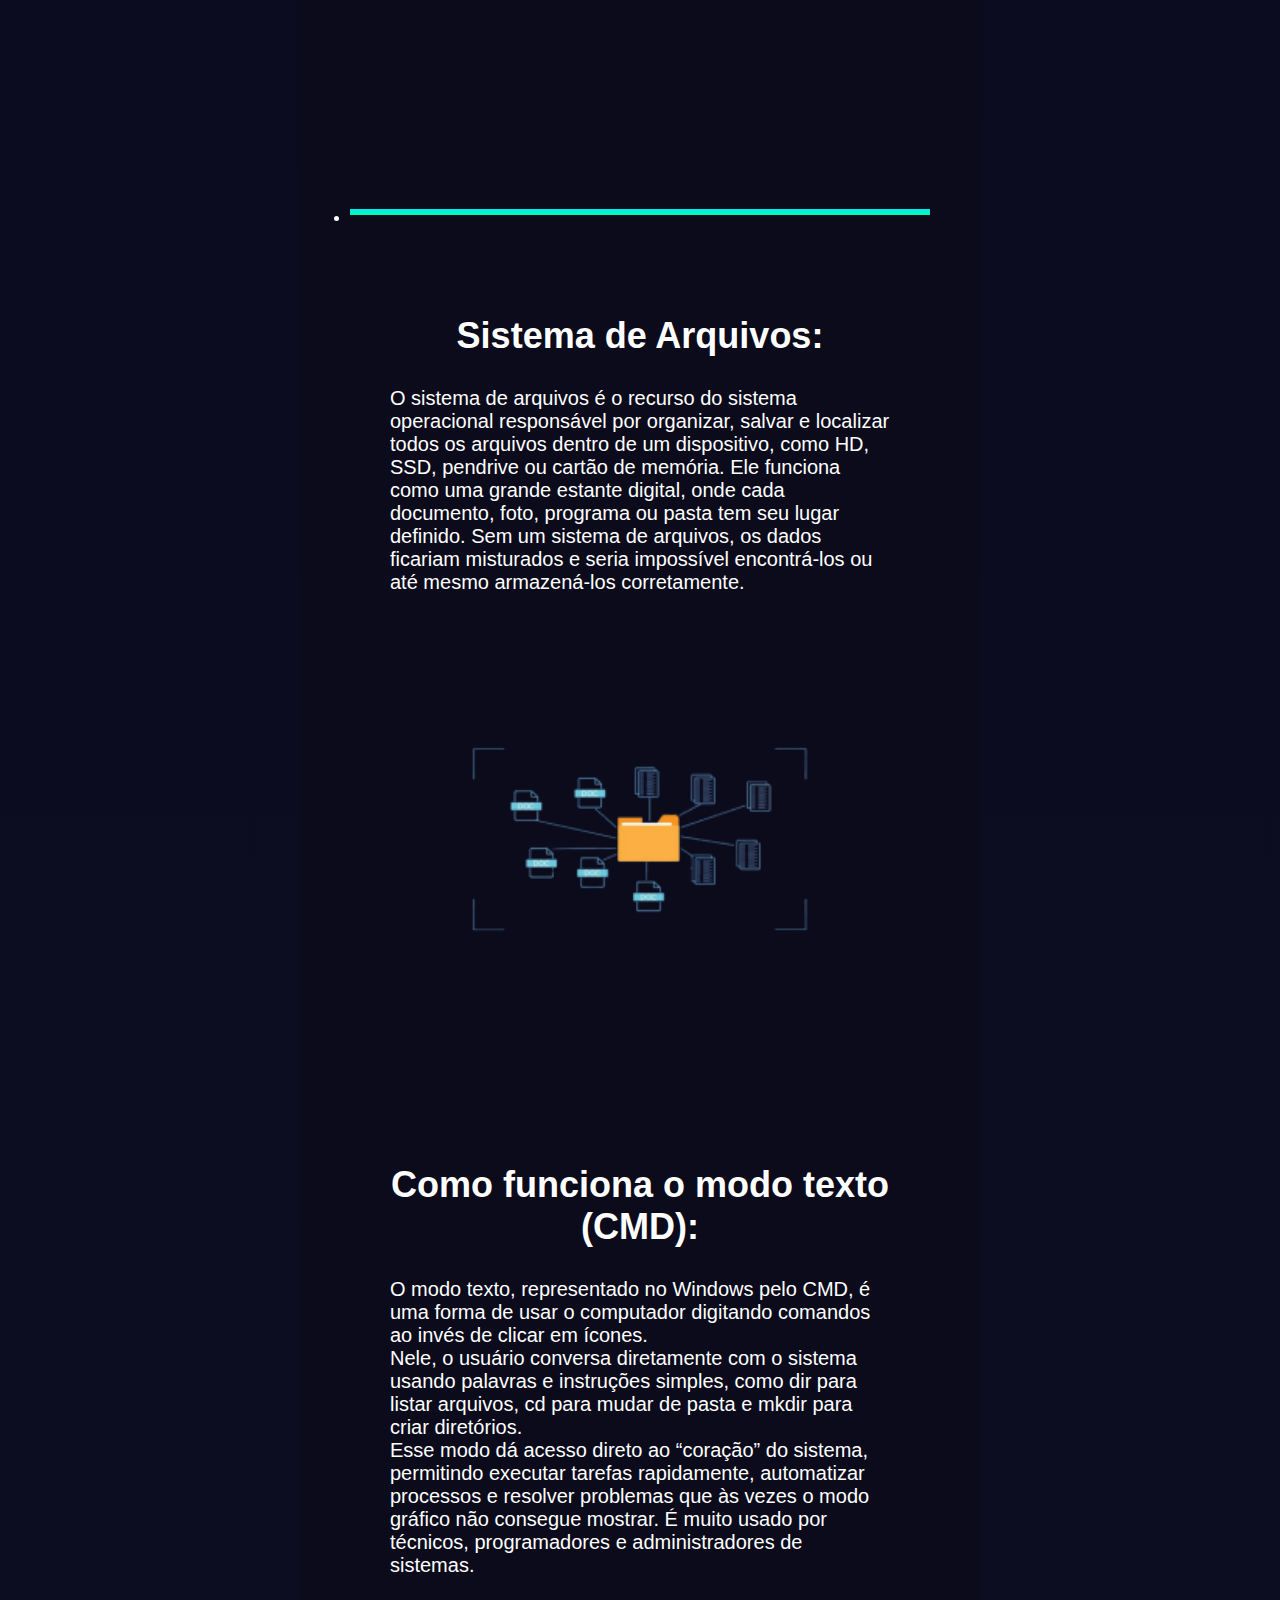
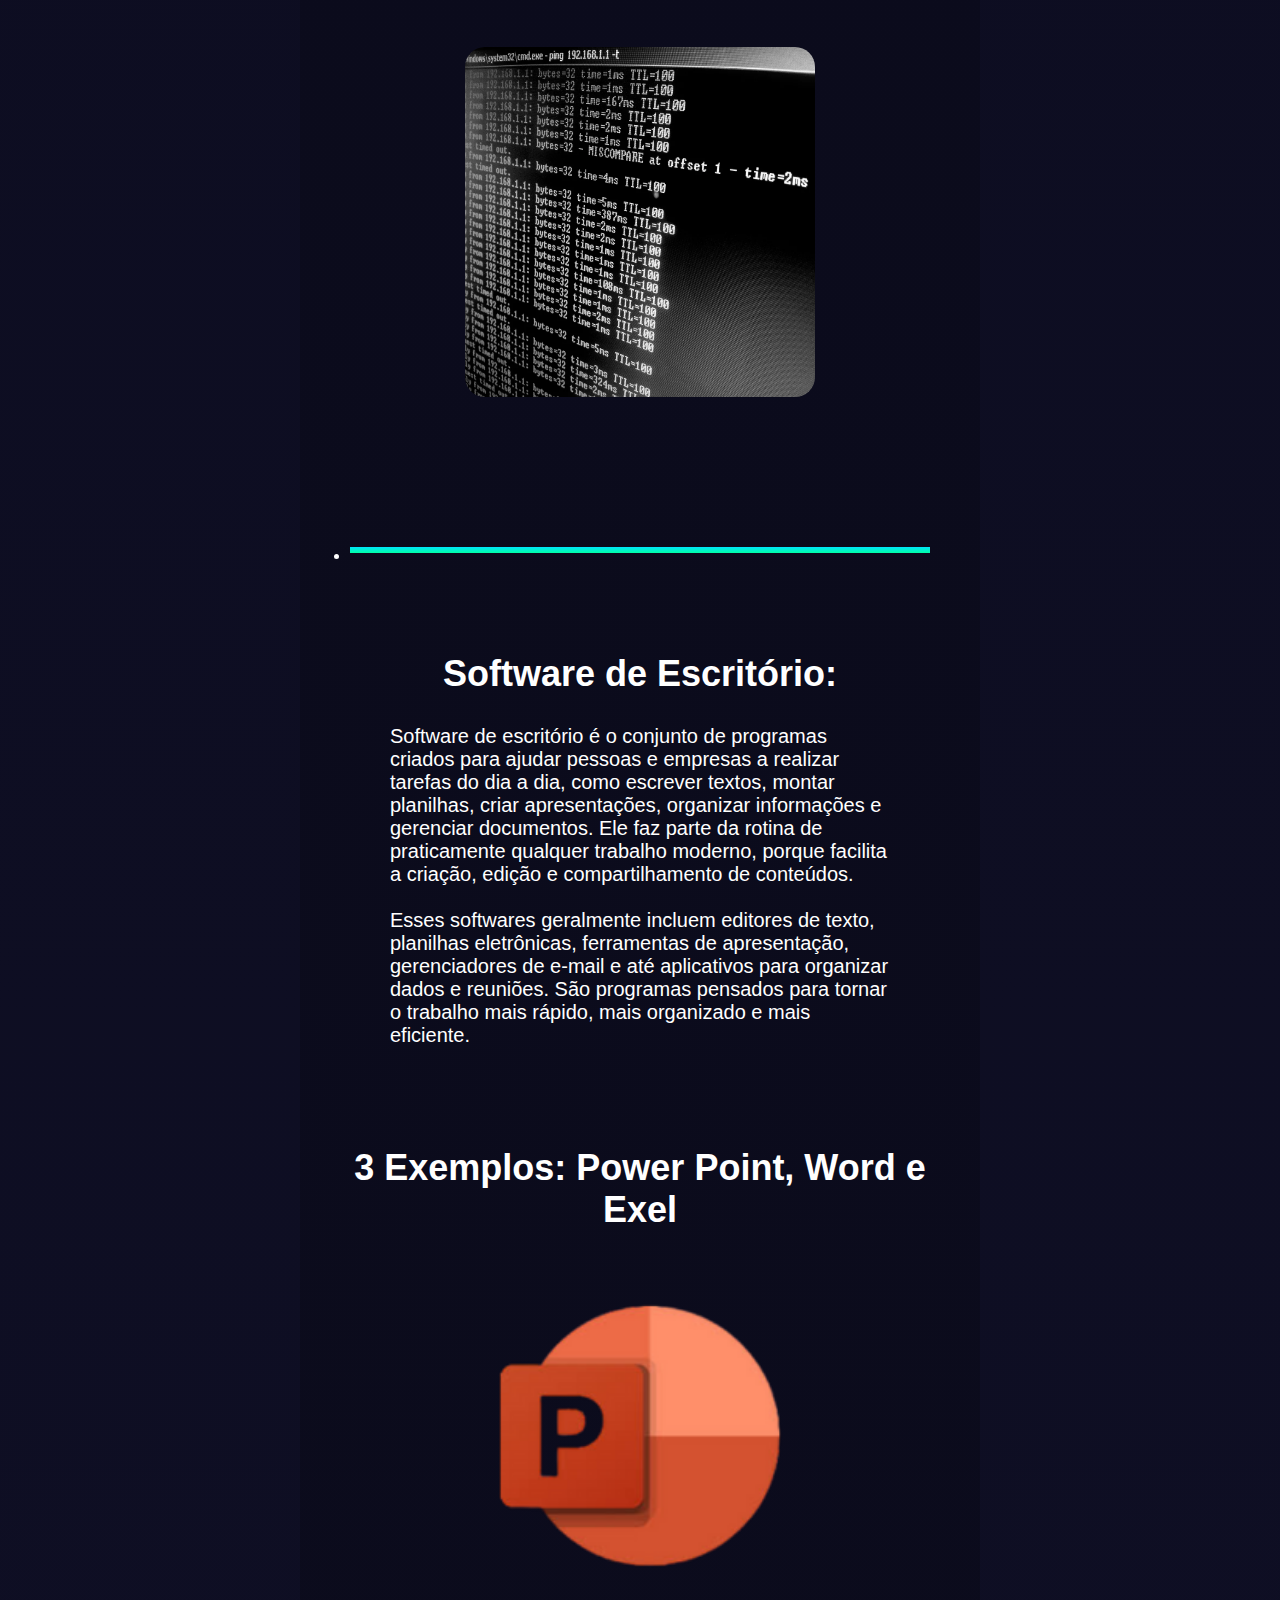
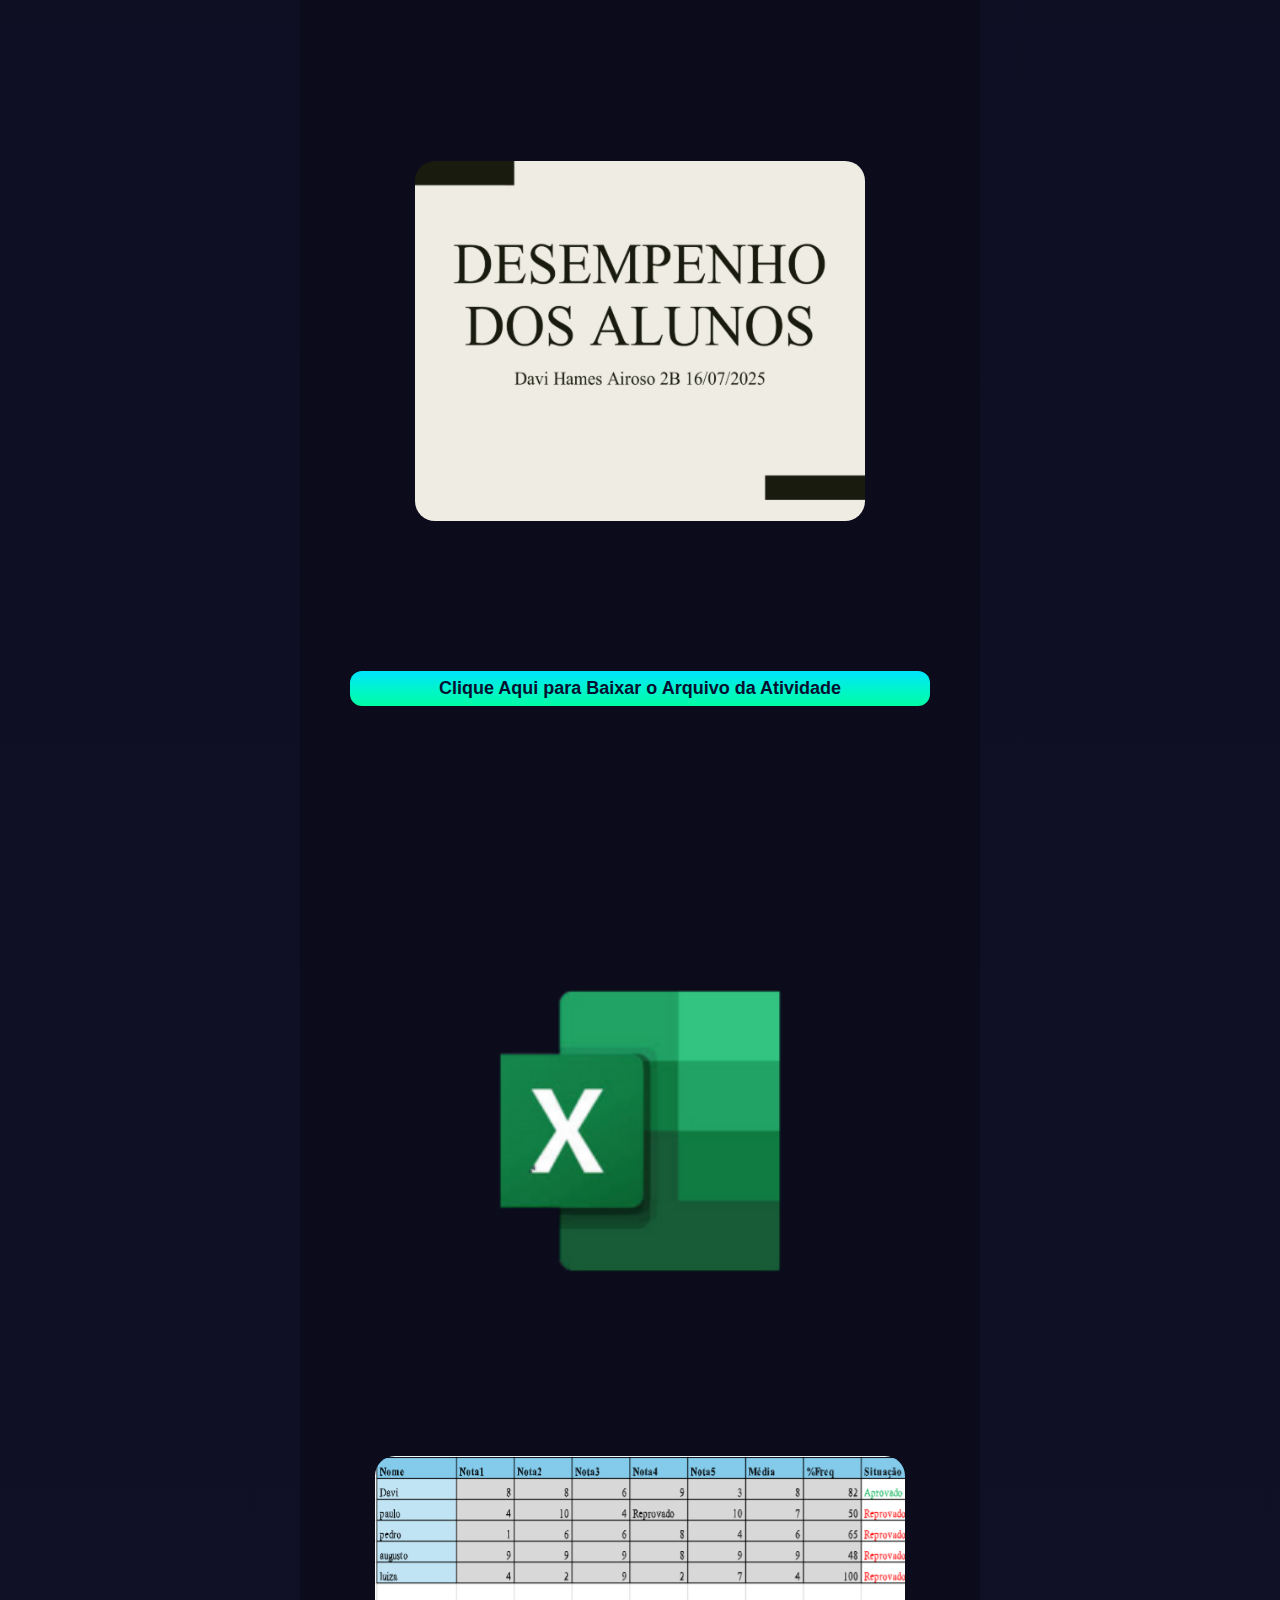
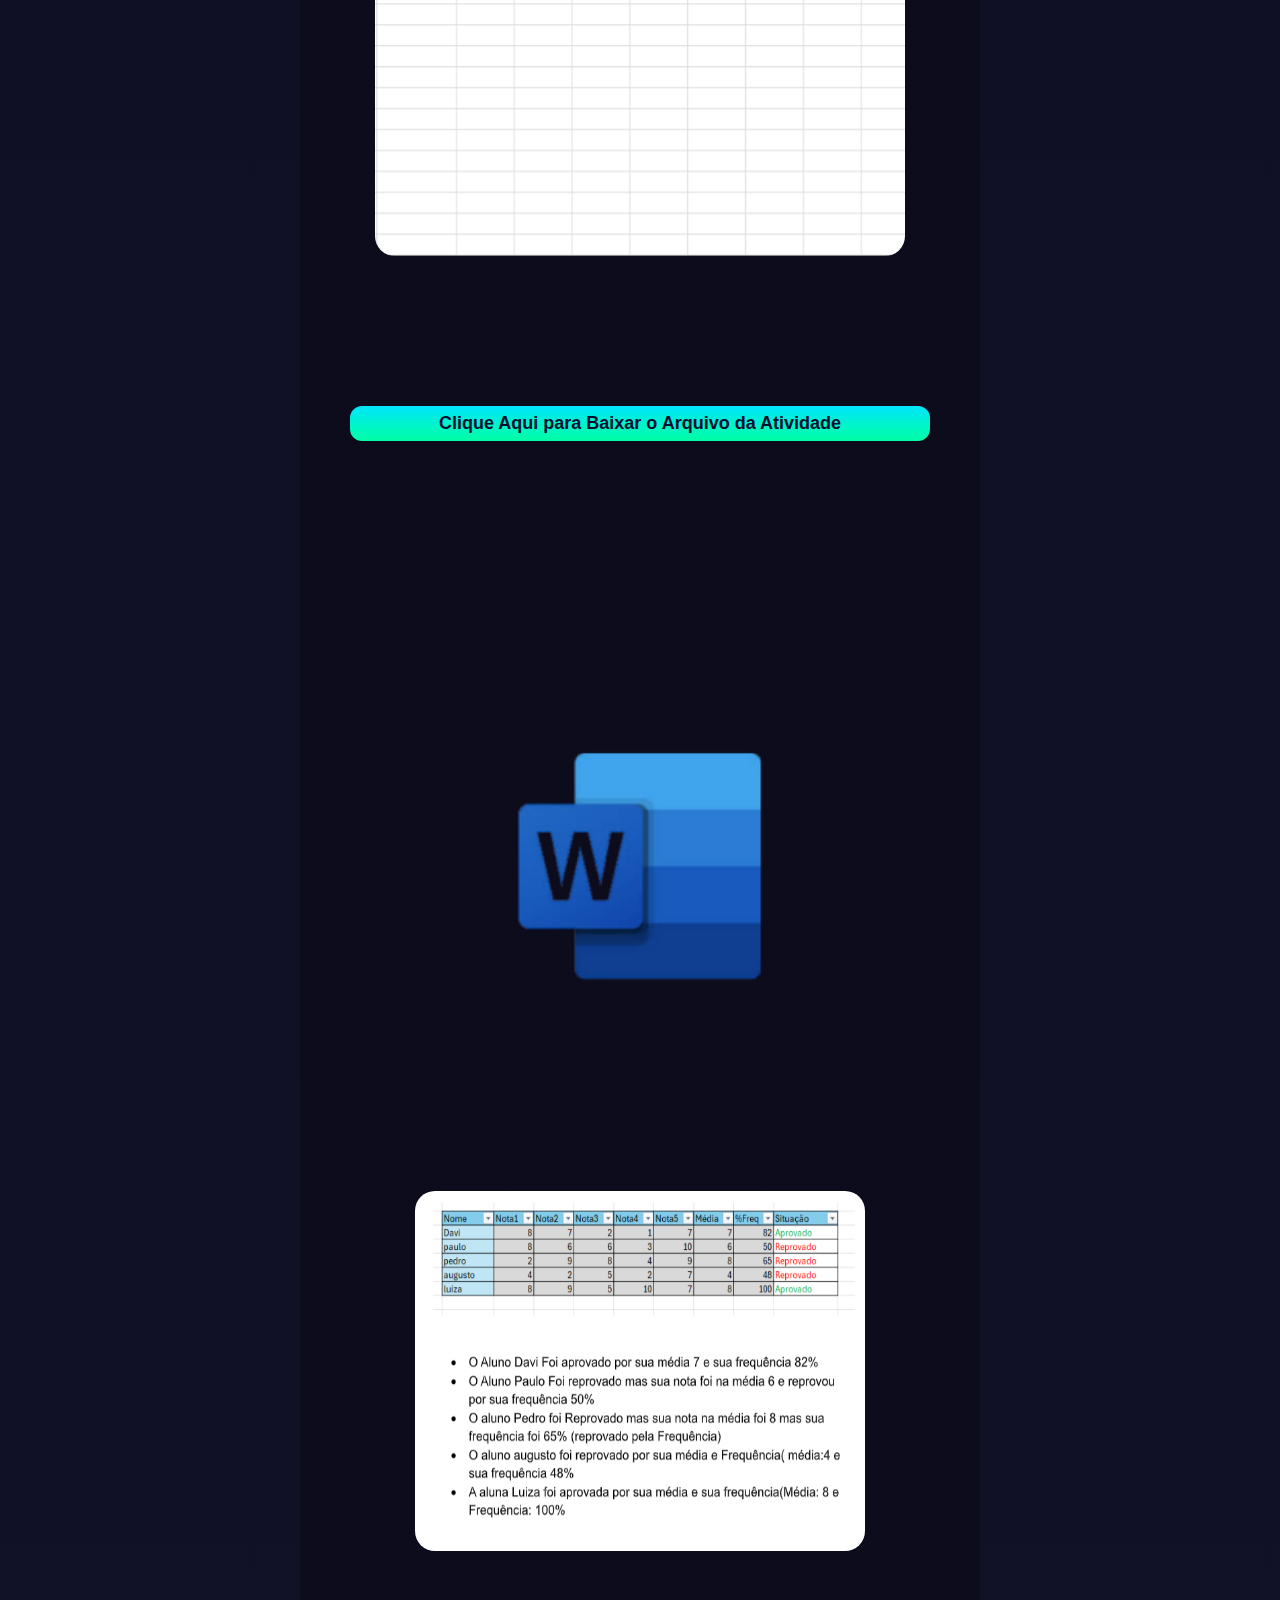
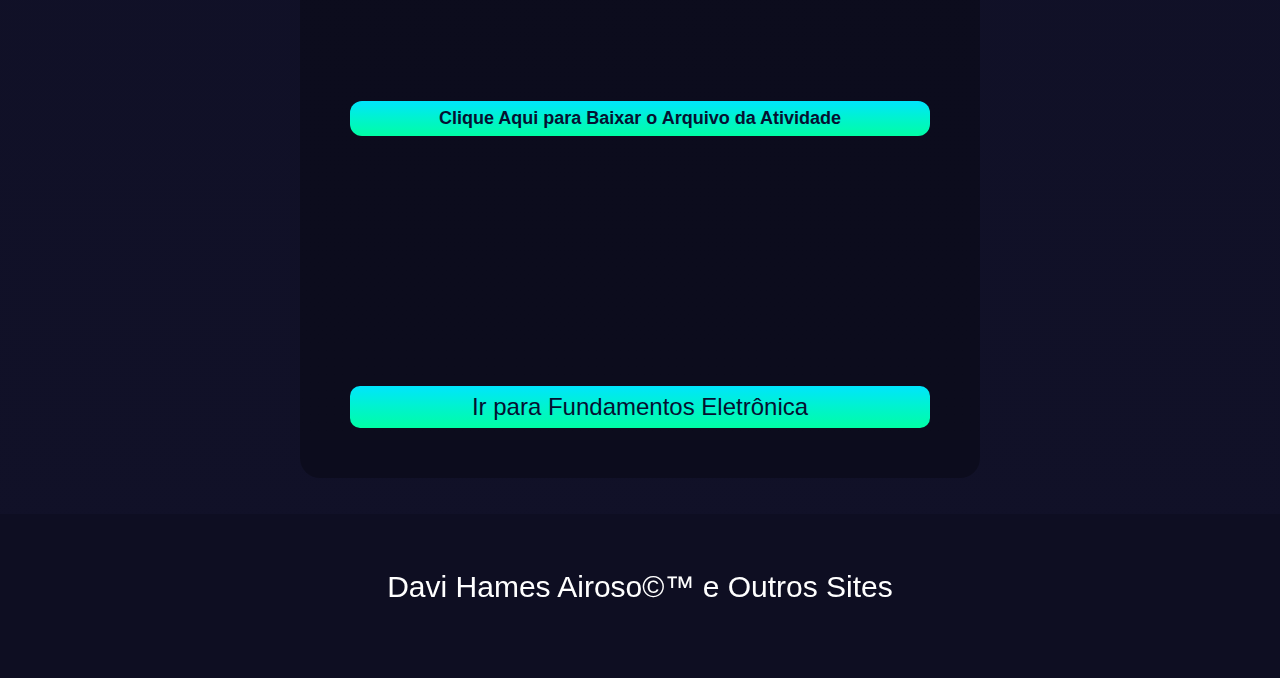
<file: tecnologia_info/tec.html>
<!DOCTYPE html>
<html lang="pt-BR">
<head>
    <meta charset="UTF-8">
    <meta name="viewport" content="width=device-width, initial-scale=1.0">
    <link rel="shortcut icon" href="../imgPrincipal/logo.png" type="image/png">
    <link rel="stylesheet" href="./tec.css">
    <script src=""defer></script>
    <title>Tecnologia da Informação</title>
</head>
<body>
    <header>
        <img src="../imgPrincipal/logo_nome.png"> <h1><strong>Airoso Labs</strong></h1> 
        <a href="../index.html" class="inicio"><strong>Início</strong></a> <a href="../header/contato/contato.html" class="CTT"><strong>Contato</strong></a> <a href="../header/creditos/creditos.html" class="creditos"><strong>Créditos</strong></a> <a href="../header/redesocial/redSocial.html" class="redSoc"><strong>Redes Sociais</strong></a><br>
        <p>Site Aprendizagem · DEV</p><br>
    </header><br><br><br><br><br><br><br>
    <main>
<!-- -----------caixinha de conteúdos trabalhados---------------- -->
        <div class="caixaConteudo">
            <h1 class="tituloLC"><strong>Fundamentos de Tecnologia da Informação:</strong></h1><br>
            <li class="linhaDiv"></li>
            <h1>Hardware Computadores:</h1>
            <p>Hardware de computadores é todo o conjunto de peças físicas que podemos tocar em um sistema computacional. É como o “corpo” da máquina, formado por componentes que trabalham juntos para que tudo funcione — desde ligar o computador até executar programas complexos. Ele é essencial porque sem hardware nenhum software rodaria; é a base que dá suporte para todo o funcionamento.</p>
            <img src="./img/pc_tec.png" alt="">
            <h1>Placa Mãe:</h1>
            <p>É o “centro de conexão” do computador. Todos os componentes — CPU, RAM, placa de vídeo, armazenamento — se conectam nela. Ela é responsável por permitir que essas peças se comuniquem e trabalhem juntas.</p>
            <img src="./img/placaM.png" alt="">
            <h1>Processador:</h1>
            <p>É o “cérebro” do computador. Ele interpreta e executa instruções, calcula operações e coordena o funcionamento dos outros componentes. Quando você abre um aplicativo ou joga um game, é a CPU que faz as contas para isso acontecer.</p>
            <img src="./img/processador.png" alt="">
            <h1>Memória Principal (RAM):</h1>
            <p>É a “mesa de trabalho” do computador. Ela guarda temporariamente as informações que o sistema está usando no momento. Quanto mais RAM, mais tarefas o computador consegue realizar ao mesmo tempo sem travar.</p>
            <img src="./img/ram.png" alt="">
            <li class="linhaDiv"></li>
            <h1>Sistema Operacional:</h1>
            <p>Um sistema operacional é o software principal que faz o computador funcionar. Ele é como um “gerente” que cuida de tudo o que acontece na máquina: organiza arquivos, controla os programas que você abre e gerencia os componentes físicos, como teclado, memória, processador e tela.<br><br>Ele também cria a interface que você usa no dia a dia — como a área de trabalho do Windows, o menu do celular ou a tela inicial do Linux — fazendo a ponte entre você e o hardware.<br><br>Sem um sistema operacional, o computador até teria os componentes, mas não conseguiria executar praticamente nada. Sistemas conhecidos são o Windows, Linux, macOS, Android e iOS, cada um com seu estilo e suas aplicações.</p>
            <p>4 Exemplos:</p>
            <img src="./img/sisope.png" alt="">
            <li class="linhaDiv"></li>
            <h1>Sistema de Arquivos:</h1>
            <p>O sistema de arquivos é o recurso do sistema operacional responsável por organizar, salvar e localizar todos os arquivos dentro de um dispositivo, como HD, SSD, pendrive ou cartão de memória. Ele funciona como uma grande estante digital, onde cada documento, foto, programa ou pasta tem seu lugar definido. Sem um sistema de arquivos, os dados ficariam misturados e seria impossível encontrá-los ou até mesmo armazená-los corretamente.</p>
            <img src="./img/sis_arq.png" alt="">
            <h1>Como funciona o modo texto (CMD):</h1>
            <p>O modo texto, representado no Windows pelo CMD, é uma forma de usar o computador digitando comandos ao invés de clicar em ícones. <br>Nele, o usuário conversa diretamente com o sistema usando palavras e instruções simples, como dir para listar arquivos, cd para mudar de pasta e mkdir para criar diretórios.<br>Esse modo dá acesso direto ao “coração” do sistema, permitindo executar tarefas rapidamente, automatizar processos e resolver problemas que às vezes o modo gráfico não consegue mostrar. É muito usado por técnicos, programadores e administradores de sistemas.</p>
            <img src="./img/cmd.webp" alt="">
            <li class="linhaDiv"></li>
            <h1>Software de Escritório:</h1>
            <p>Software de escritório é o conjunto de programas criados para ajudar pessoas e empresas a realizar tarefas do dia a dia, como escrever textos, montar planilhas, criar apresentações, organizar informações e gerenciar documentos. Ele faz parte da rotina de praticamente qualquer trabalho moderno, porque facilita a criação, edição e compartilhamento de conteúdos.<br><br>Esses softwares geralmente incluem editores de texto, planilhas eletrônicas, ferramentas de apresentação, gerenciadores de e-mail e até aplicativos para organizar dados e reuniões. São programas pensados para tornar o trabalho mais rápido, mais organizado e mais eficiente.</p>
            <h1>3 Exemplos: Power Point, Word e Exel</h1>
            <img src="./img/powerpoint.png" alt="">
            <img class="atividade_power" src="./img/power_atividade.png" alt="">
            <a class="baixar" href="./img/Apresentação_DaviHames.pptx" download><strong>Clique Aqui para Baixar o Arquivo da Atividade</strong></a>
            <img src="./img/exel.png" alt="">
            <img class="atividade_exel" src="./img/exel_atividade.png" alt="">
            <a href="./img/Desempenho_DaviHames.xlsx" class="baixar" download><strong>Clique Aqui para Baixar o Arquivo da Atividade</strong></a>
            <img src="./img/word.png" alt="">
            <img class="atividade_power" src="./img/word_atividade.png" alt="">
            <a href="./img/Relatorio_DaviHames.docx" class="baixar" download><strong>Clique Aqui para Baixar o Arquivo da Atividade</strong></a>
            
            <a class="proximo" href="../eletronica/home_eletronica.html">Ir para Fundamentos Eletrônica</a>
    </div>
            <!-- --------------------------------------------------------------------------- -->
    </main><br><br>
    <footer><br><br>
        <a href="">Davi Hames Airoso&copy;&trade; e Outros Sites</a><br><br><br><br>
    </footer>
</body>
</html>
</file>
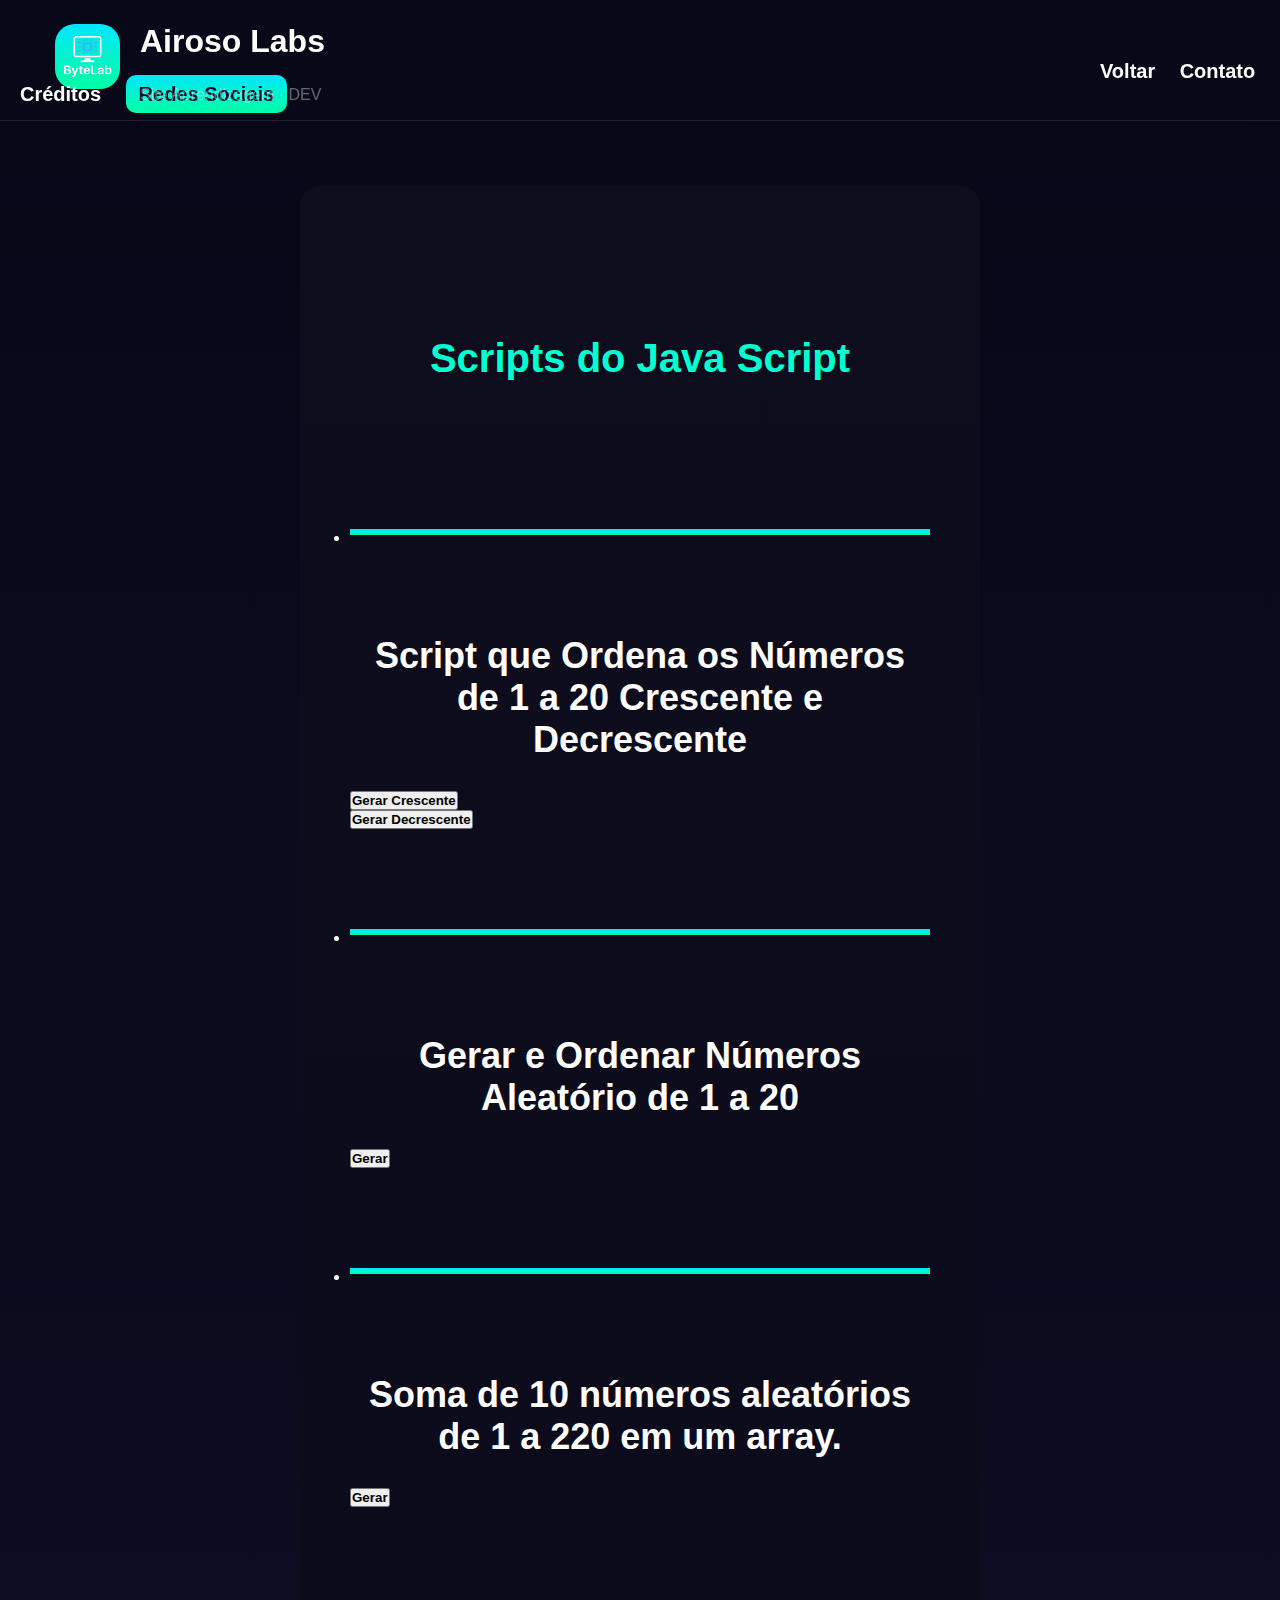
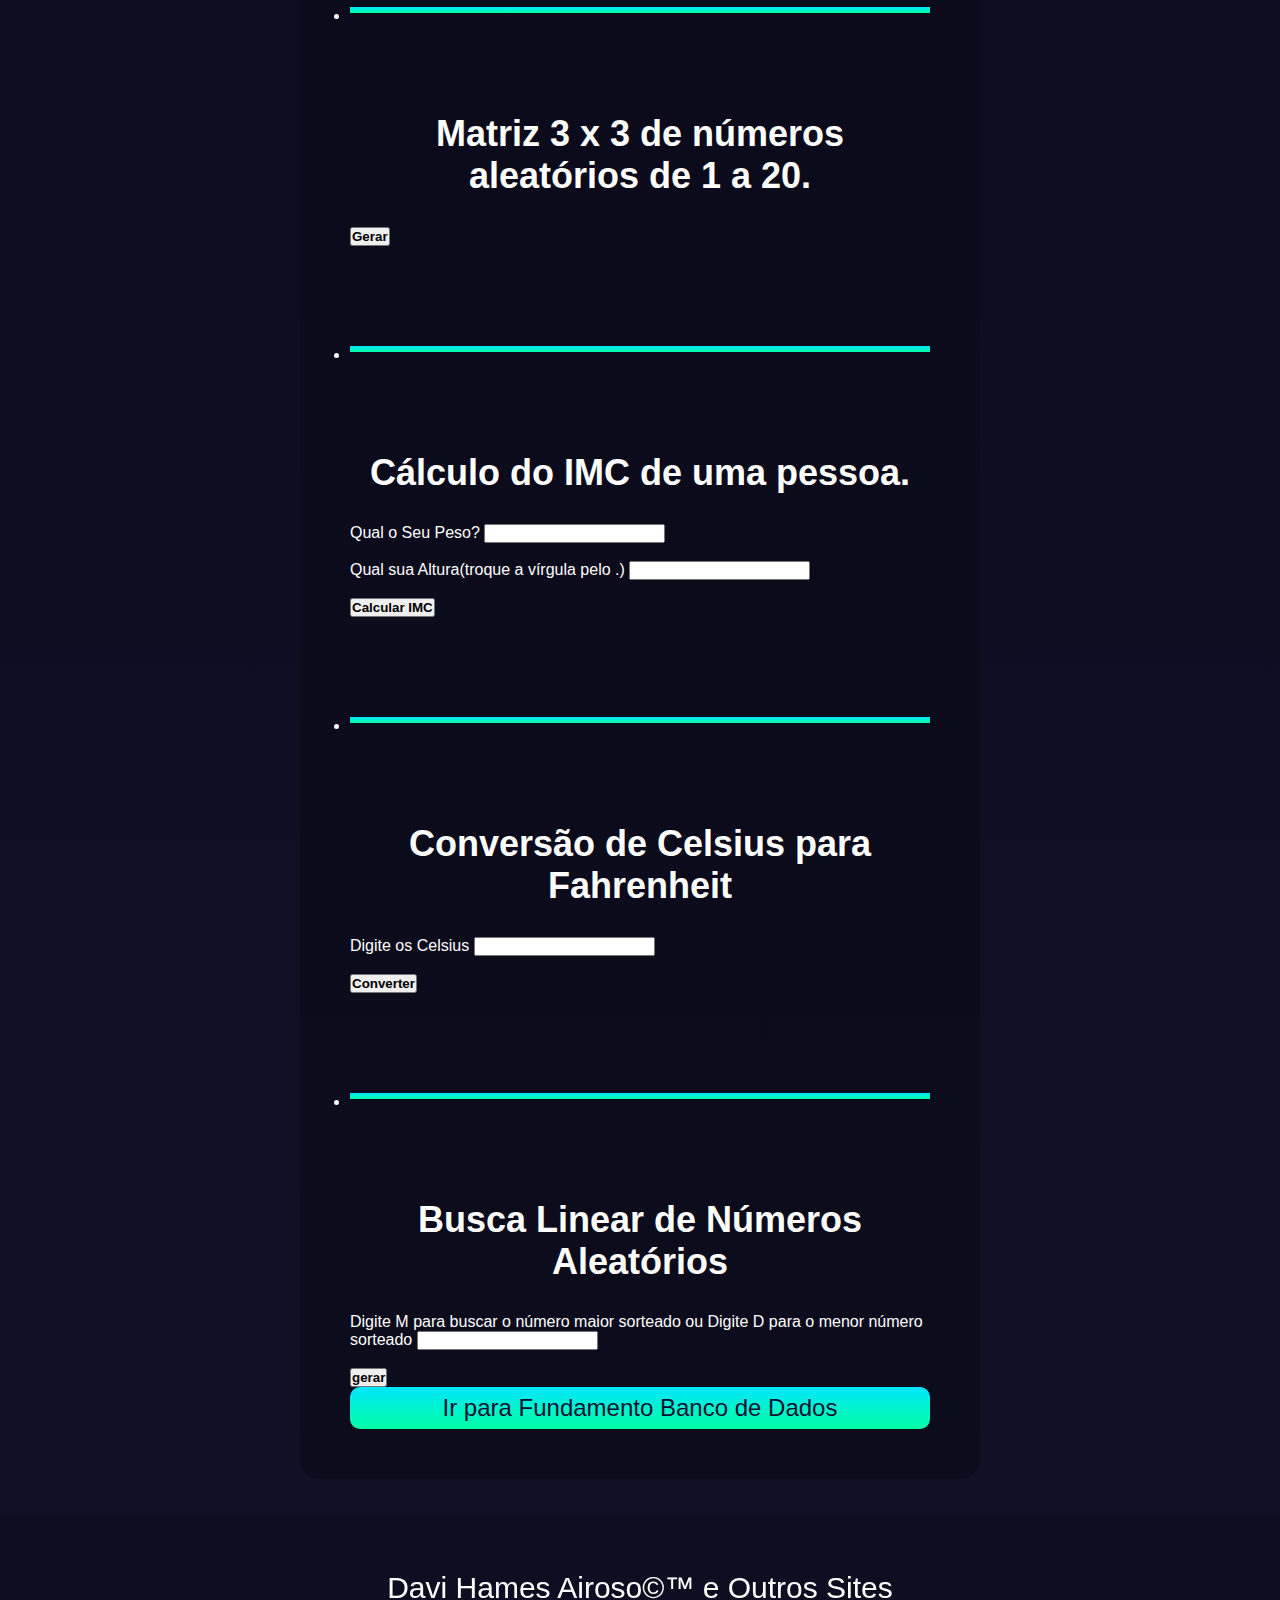
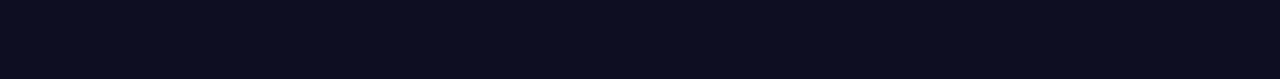
<file: logica_programacao/codigos_js/scrips.html>
<!DOCTYPE html>
<html lang="pt-BR">
<head>
    <meta charset="UTF-8">
    <meta name="viewport" content="width=device-width, initial-scale=1.0">
    <link rel="shortcut icon" href="../../imgPrincipal/logo.png" type="image/png">
    <link rel="stylesheet" href="./scripts.css">
    <script src="calculosgerais.js"defer></script>
    <title>Scripts de Javascript</title>
</head>
<body>
    <header>
        <img src="../../imgPrincipal/logo_nome.png"> <h1><strong>Airoso Labs</strong></h1> 
        <a href="../programacao.html" class="inicio"><strong>Voltar</strong></a> <a href="../../header/contato/contato.html" class="CTT"><strong>Contato</strong></a> <a href="../../header/creditos/creditos.html" class="creditos"><strong>Créditos</strong></a> <a href="../../header/redesocial/redSocial.html" class="redSoc"><strong>Redes Sociais</strong></a><br>
        <p>Site Aprendizagem · DEV</p><br>
    </header><br><br><br><br><br><br><br>
    <main>
<!-- -----------caixinha de scripts---------------- -->
        <div class="caixaConteudo">
            <h1 class="tituloS"><strong>Scripts do Java Script</strong></h1><br>
            <li class="linhaDiv"></li>
            
            <h1>Script que Ordena os Números de 1 a 20 Crescente e Decrescente</h1>
            <button onclick="ordenar5()"><strong>Gerar Crescente</strong></button> 
            <div id="res4"><strong></strong></div>

            <button onclick="decrescente5()"><strong>Gerar Decrescente</strong></button>
            <div id="res5"><strong></strong></div>
            
            <li class="linhaDiv"></li>
            
            <h1>Gerar e Ordenar Números Aleatório de 1 a 20</h1>
            <button onclick="principal6()"><strong>Gerar</strong></button>
            <div id="res6"><strong></strong></div>
            
            <li class="linhaDiv"></li>
            
            <h1>Soma de 10 números aleatórios de 1 a 220 em um array.</h1>
            <button onclick="principal7()"><strong>Gerar</strong></button>
            <div id="res7"><strong></strong></div>

            <li class="linhaDiv"></li>
            
            <h1>Matriz 3 x 3 de números aleatórios de 1 a 20.</h1>
            <button onclick="matriz8()"><strong>Gerar</strong></button>
            <div id="res8"><strong></strong></div>
            
            <li class="linhaDiv"></li>
            
            <h1>Cálculo do IMC de uma pessoa.</h1>
            <div id="centraliza">

                <label for="peso">Qual o Seu Peso?</label>
                <input type="text" id="peso"><br><br>
                
                <label for="altura">Qual sua Altura(troque a vírgula pelo .)</label>
                <input type="text" id="altura"><br><br>
            </div>
            <button onclick="principal9()"><strong>Calcular IMC</strong></button>
            <div id="res9"><strong></strong></div>
            
            <li class="linhaDiv"></li>
            
            <h1>Conversão de Celsius para Fahrenheit</h1>
            <div id="centraliza">
            <label for="celsius">Digite os Celsius</label>
            <input type="text" id="celsius"><br><br>    
            </div>
            <button onclick="principal10()"><strong>Converter</strong></button>
            <div id="res10"><strong></strong></div>
            
            <li class="linhaDiv"></li>
            
            <h1>Busca Linear de Números Aleatórios</h1>
            <div id="centraliza">
                <label for="MouM">Digite M para buscar o número maior sorteado ou Digite D para o menor número sorteado</label>
                <input type="text" id="MouM"><br><br>
                <button onclick="principal11()"><strong>gerar</strong></button>
            </div>
            
            <a class="proximo" href="">Ir para Fundamento Banco de Dados</a>
    </div>
            <!-- --------------------------------------------------------------------------- -->
    </main><br><br>
    <footer><br><br>
        <a href="">Davi Hames Airoso&copy;&trade; e Outros Sites</a><br><br><br><br>
    </footer>
</body>
</html>
</file>
<file: principal.css>
*{
    margin: 0;
    padding: 0;
}

body{
    background: linear-gradient(#070718,#0D0D21,#111128);
    font-family: 'Poppins', 'Montserrat', 'Inter', sans-serif;
}

header{
    position: fixed;
    background: rgba(10, 10, 25, 0.4); /* cor base semi-transparente */
    backdrop-filter: blur(12px);       /* desfoque */
    -webkit-backdrop-filter: blur(12px); /* suporte Safari */
    border-bottom: 1px solid rgba(255, 255, 255, 0.1);
    z-index: 1000;
    width: 100%;
    height: 120px;
}

header img{
    height: 65px;
    width: 65px;
    margin-left: 55px;
    margin-top: 24px;
    background: linear-gradient(#00E5FD, #00F3CE, #00FEA5);
    border-radius: 20px;
}

header h1{
    margin-top: -70px;
    font-weight: bold;
    margin-left: 140px;
    color: white;
}



.inicio{
    margin-bottom: 30px;
    text-decoration: none;
    color: white;
    font-size: 16px;
    margin-left: 1100px;
    font-size: 20px;
}

.inicio:hover{
    transition: 700ms;
    margin-bottom: 30px;
    text-decoration: none;
    color: #00FFD1;
    font-size: 16px;
    margin-left: 1100px;
    font-size: 20px;
}

.CTT{
    margin-bottom: 30px;
    text-decoration: none;
    color: white;
    font-size: 16px;
    margin-left: 20px;
    font-size: 20px;
}

.CTT:hover{
    transition: 700ms;
    margin-bottom: 30px;
    text-decoration: none;
    color: #00FFD1;
    font-size: 16px;
    margin-left: 20px;
    font-size: 20px;
}

.COF{
    margin-bottom: 30px;
    text-decoration: none;
    color: white;
    font-size: 16px;
    margin-left: 20px;
    font-size: 20px;
}

.COF:hover{
    transition: 700ms;
    margin-bottom: 30px;
    text-decoration: none;
    color: #00FFD1;
    font-size: 16px;
    margin-left: 20px;
    font-size: 20px;
}

.redSoc{
    margin-bottom: 30px;
    text-decoration: none;
    color: #051031;
    font-size: 16px;
    margin-left: 20px;
    font-size: 20px;
    padding: 8px 13px;
    background: linear-gradient(#00E5FD, #00F3CE, #00FEA5);
    border-radius: 10px;
}

.redSoc:hover{
    transition: 700ms;
    padding: 10px 15px;
    margin-bottom: 30px;
    text-decoration: none;
    color: #051031;
    font-size: 16px;
    margin-left: 20px;
    font-size: 22px;
    background: linear-gradient(#00E5FD, #00F3CE, #00FEA5);
}

header p{
    margin-left: 140px;
    color: rgba(255, 255, 255, 0.377);
    margin-top: -20px;
}

.caixaUm{
    background: linear-gradient(#0D0D1D,#0B0B1C,#0C0C1D);
    margin-left: 300px;
    margin-right: 300px;
    margin-top: 60px;
    border-radius: 20px;
    padding: 50px 50px;
    color: white;
}

.tituloBUm{
    color: #00FFD1;
    font-size: 50px;
}

.textoBUm{
    font-size: 20px;
}

.saibMais{
    background: linear-gradient(#00E5FD, #00F3CE, #00FEA5);
    color: #051031;
    text-decoration: none;
    padding: 13px 26px;
    margin-right: 30px;
    border-radius: 30px;
    font-size: 18px;
}

.saibMais:hover{
    transition: 700ms;
    background: linear-gradient(#00E5FD, #00F3CE, #00FEA5);
    color: #051031;
    text-decoration: none;
    padding: 13px 26px;
    margin-right: 30px;
    border-radius: 30px;
    font-size: 20px;
}

.falConosco{
    font-size: 18px;
    padding: 13px 26px;
    text-decoration: none;
    border: 1px solid #18182A;
    border-radius: 30px;
    color: white;
}

.falConosco:hover{
    font-size: 20px;
    padding: 13px 26px;
    text-decoration: none;
    border: 1px solid #18182A;
    border-radius: 30px;
    color: white;
    transition: 700ms;
}

.tituloConteudos{
    margin-top: 100px;
    text-align: center;
    margin-bottom: 40px;
    color: white;
    font-size: 60px;
}

.grid-container {
  display: grid;
  grid-template-columns: repeat(3, 1fr);
  grid-template-rows: auto auto; 
  gap: 100px 120px; 
  padding: 10px 5px;
  text-align: center;
}

.grid-FE{
    background: linear-gradient(#0D0D1D,#0B0B1C,#0C0C1D);
    padding: 20px 20px;
    border-radius: 20px;
    margin-left: 100px;
}

.grid-FE:hover{
    border-radius: 50px;
    transition: 700ms;
}

.linkFE{
    text-decoration: none;
}

.emojiFE{
    text-decoration: none;
    font-size: 40px;
    background: linear-gradient(#00E5FD, #00F3CE, #00FEA5);
    border-radius: 50%;
    width: 50px;
    margin-left: 130px;
    padding: 10px 10px;
}

.emojiFE:hover{
    transition: 700ms;
    text-decoration: none;
    font-size: 43px;
    background: linear-gradient(#00E5FD, #00F3CE, #00FEA5);
    border-radius: 50%;
    width: 50px;
    margin-left: 130px;
    padding: 10px 10px;
}

.tituloFE{
    color: white;
}

.tituloFE:hover{
    font-size: 43px;
    transition: 700ms;
}

.grid-LC{
     background: linear-gradient(#0D0D1D,#0B0B1C,#0C0C1D);
    padding: 20px 20px;
    border-radius: 20px;
}

.grid-LC:hover{
    border-radius: 50px;
    transition: 700ms;
}

.linkLC{
    text-decoration: none;
}

.emojiLC{
    font-size: 40px;
    background: linear-gradient(#00E5FD, #00F3CE, #00FEA5);
    border-radius: 50%;
    width: 50px;
    margin-left: 180px;
    padding: 10px 10px;
}
.emojiLC:hover{
    transition: 700ms;
    text-decoration: none;
    font-size: 43px;
    background: linear-gradient(#00E5FD, #00F3CE, #00FEA5);
    border-radius: 50%;
    width: 50px;
    margin-left: 180px;
    padding: 10px 10px;
}

.tituloLC{
    color: white;
}

.tituloLC:hover{
    font-size: 43px;
    transition: 700ms;
}

.grid-FBD{
    background: linear-gradient(#0D0D1D,#0B0B1C,#0C0C1D);
    padding: 20px 20px;
    border-radius: 20px;
    margin-right: 100px;
}

.grid-FBD:hover{
    border-radius: 50px;
    transition: 700ms;
    margin-right: 100px;
}

.linkFBD{
    text-decoration: none;
}

.emojiFBD{
    font-size: 40px;
    background: linear-gradient(#00E5FD, #00F3CE, #00FEA5);
    border-radius: 50%;
    width: 50px;
    margin-left: 130px;
    padding: 10px 10px;
}

.emojiFBD:hover{
    transition: 700ms;
    text-decoration: none;
    font-size: 43px;
    background: linear-gradient(#00E5FD, #00F3CE, #00FEA5);
    border-radius: 50%;
    width: 50px;
    margin-left: 130px;
    padding: 10px 10px;
}

.tituloFBD{
    color: white;
}

.tituloFBD:hover{
    font-size: 38px;
    transition: 700ms;
}

.grid-FR{
    background: linear-gradient(#0D0D1D,#0B0B1C,#0C0C1D);
    padding: 20px 20px;
    border-radius: 20px;
    margin-left: 100px;
    margin-bottom: 100px;
}

.grid-FR:hover{
    border-radius: 50px;
    transition: 700ms;
    text-decoration: none;
}

.linkFR{
    text-decoration: none;
}

.emojiFR{
    text-decoration: none;
    font-size: 40px;
    background: linear-gradient(#00E5FD, #00F3CE, #00FEA5);
    border-radius: 50%;
    width: 50px;
    margin-left: 130px;
    padding: 10px 10px;
}

.emojiFR:hover{
    transition: 700ms;
    text-decoration: none;
    font-size: 43px;
    background: linear-gradient(#00E5FD, #00F3CE, #00FEA5);
    border-radius: 50%;
    width: 50px;
    margin-left: 130px;
    padding: 10px 10px;
}

.tituloFR{
    color: white;
}

.tituloFR:hover{
    font-size: 43px;
    transition: 700ms;
}

.grid-LP{
    border-radius: 50px;
    transition: 700ms;
}

.linkLP{
    text-decoration: none;
}

.emojiLP{
    font-size: 40px;
    background: linear-gradient(#00E5FD, #00F3CE, #00FEA5);
    border-radius: 50%;
    width: 50px;
    margin-left: 180px;
    padding: 10px 10px;
}
</file>
<file: base/style.css>
/* ===== style.css ===== */

:root{
  --bg-1:#060617;
  --bg-2:#121229;
  --accent-a:#00E5FF; /* cyan */
  --accent-b:#00FFA3; /* mint */
  --accent-c:#7C4DFF; /* purple accent */
  --muted:#BFD7FF;
}

*{box-sizing:border-box}
body{
  margin:0;
  font-family:'Inter',system-ui,-apple-system,Segoe UI,Roboto,'Helvetica Neue',Arial;
  color:var(--muted);
  background:linear-gradient(180deg,var(--bg-1),var(--bg-2));
}

.header{
  display:flex;justify-content:space-between;align-items:center;padding:20px 60px;background:rgba(255,255,255,0.02);backdrop-filter:blur(8px);position:sticky;top:0;z-index:40;border-bottom:1px solid rgba(255,255,255,0.03);
}
.logo{display:flex;gap:12px;align-items:center}
.logo .icon{width:44px;height:44px;border-radius:10px;background:linear-gradient(135deg,var(--accent-a),var(--accent-b));box-shadow:0 6px 30px rgba(0,229,255,0.08);}
.logo h1{margin:0;font-weight:800;color:#F5FAFF}
.logo p{margin:0;font-size:12px;color:#9FBFFF}

.nav{display:flex;gap:20px;align-items:center}
.nav a{color:var(--muted);text-decoration:none;opacity:0.9}
.nav a:hover{color:var(--accent-a)}
.nav .nav-btn{background:linear-gradient(90deg,var(--accent-a),var(--accent-b));border:none;padding:8px 14px;border-radius:8px;font-weight:700;color:#051017;cursor:pointer}

/* HERO STRONG */
.hero-strong{padding:80px 24px;position:relative;overflow:hidden}
.hero-inner{max-width:1100px;margin:0 auto;padding:40px;background:linear-gradient(180deg,rgba(255,255,255,0.02),transparent);border-radius:16px;box-shadow:0 8px 40px rgba(2,6,23,0.6);}
.hero-title{font-size:40px;line-height:1.05;margin:0 0 18px;font-weight:900;color:transparent;background:linear-gradient(90deg,var(--accent-b),var(--accent-a));-webkit-background-clip:text}
.hero-copy p{margin:0 0 14px;color:#D8E9FF;font-size:17px;max-width:920px}

.hero-actions{margin-top:18px;display:flex;gap:12px}
.btn-primary{display:inline-block;padding:12px 22px;border-radius:24px;background:linear-gradient(90deg,var(--accent-a),var(--accent-b));color:#051017;font-weight:700;text-decoration:none;box-shadow:0 10px 30px rgba(0,229,255,0.12)}
.btn-ghost{display:inline-block;padding:12px 22px;border-radius:24px;background:transparent;border:1px solid rgba(255,255,255,0.06);color:var(--muted);text-decoration:none}

/* decorative luminous lines */
.hero-decor{position:absolute;inset:0;pointer-events:none}
.line{position:absolute;display:block;opacity:0.12;filter:blur(8px);transform:translateZ(0)}
.line-1{width:600px;height:2px;top:10%;left:-5%;background:linear-gradient(90deg,var(--accent-a),var(--accent-b));animation:moveX 8s linear infinite}
.line-2{width:420px;height:2px;top:35%;right:-10%;background:linear-gradient(90deg,var(--accent-c),var(--accent-a));animation:moveXrev 10s linear infinite}
.line-3{width:520px;height:2px;bottom:12%;left:10%;background:linear-gradient(90deg,var(--accent-b),var(--accent-c));animation:moveX 12s linear infinite}

@keyframes moveX{0%{transform:translateX(0)}50%{transform:translateX(40px)}100%{transform:translateX(0)}}
@keyframes moveXrev{0%{transform:translateX(0)}50%{transform:translateX(-50px)}100%{transform:translateX(0)}}

/* SECTIONS */
main{padding-bottom:60px}
.features{padding:60px 24px;background:linear-gradient(180deg,rgba(12,14,30,0.3),transparent)}
.features h3{text-align:center;color:#CFE9FF;margin-bottom:26px;font-size:28px}
.feature-grid{display:grid;grid-template-columns:repeat(auto-fit,minmax(240px,1fr));gap:20px;max-width:1100px;margin:0 auto}
.feature{background:linear-gradient(180deg,rgba(255,255,255,0.02),rgba(255,255,255,0.01));padding:22px;border-radius:12px;border:1px solid rgba(255,255,255,0.03);}
.icon-circle{width:56px;height:56px;border-radius:50%;display:flex;align-items:center;justify-content:center;margin-bottom:12px;background:linear-gradient(90deg,var(--accent-a),var(--accent-b));box-shadow:0 8px 30px rgba(0,229,255,0.08);font-size:22px}
.feature h4{margin:0 0 8px;color:#EAF6FF}
.feature p{margin:0;color:#CFE9FF}

.vision{padding:60px 24px;background:linear-gradient(120deg,rgba(10,10,20,0.2),transparent)}
.vision h3{text-align:center;color:#DFF6FF;margin-bottom:16px;font-size:28px}
.vision p{max-width:900px;margin:0 auto 30px;color:#D8E9FF}
.cards{display:grid;grid-template-columns:repeat(auto-fit,minmax(220px,1fr));gap:18px;max-width:1100px;margin:0 auto}
.card{padding:20px;border-radius:12px;background:linear-gradient(180deg,rgba(255,255,255,0.02),transparent);border:1px solid rgba(255,255,255,0.03)}
.card h5{margin:0;color:var(--accent-a)}
.card p{margin:8px 0 0;color:#CFE9FF}

.contact{padding:60px 24px;text-align:center}
.contact h3{color:#CFE9FF}
.contact p{max-width:760px;margin:0 auto 18px;color:#D8E9FF}

footer{padding:28px 24px;background:linear-gradient(180deg,rgba(0,0,0,0.3),transparent);border-top:1px solid rgba(255,255,255,0.03)}
.footer-content{display:flex;justify-content:space-between;align-items:center;max-width:1100px;margin:0 auto}
.footer-links a{color:#BFD7FF;margin-left:18px;text-decoration:none}

/* Responsive tweaks */
@media (max-width:880px){
  .header{padding:14px 22px}
  .hero-inner{padding:28px}
  .hero-title{font-size:30px}
}

@media (max-width:480px){
  .logo h1{font-size:16px}
  .hero-title{font-size:24px}
  .hero-copy p{font-size:15px}
  .nav{gap:10px}
}
</file>
<file: eletronica/eletronica.css>
*{
    margin: 0;
    padding: 0;
}

body{
    background: linear-gradient(#070718,#0D0D21,#111128);
    font-family: 'Poppins', 'Montserrat', 'Inter', sans-serif;
}

header{
    position: fixed;
    background: rgba(10, 10, 25, 0.4); /* cor base semi-transparente */
    backdrop-filter: blur(12px);       /* desfoque */
    -webkit-backdrop-filter: blur(12px); /* suporte Safari */
    border-bottom: 1px solid rgba(255, 255, 255, 0.1);
    z-index: 1000;
    width: 100%;
    height: 120px;
}

header img{
    height: 65px;
    width: 65px;
    margin-left: 55px;
    margin-top: 24px;
    background: linear-gradient(#00E5FD, #00F3CE, #00FEA5);
    border-radius: 20px;
}

header h1{
    margin-top: -70px;
    font-weight: bold;
    margin-left: 140px;
    color: white;
}



.inicio{
    margin-bottom: 30px;
    text-decoration: none;
    color: white;
    font-size: 16px;
    margin-left: 1100px;
    font-size: 20px;
}

.inicio:hover{
    transition: 700ms;
    margin-bottom: 30px;
    text-decoration: none;
    color: #00FFD1;
    font-size: 16px;
    margin-left: 1100px;
    font-size: 20px;
}

.CTT{
    margin-bottom: 30px;
    text-decoration: none;
    color: white;
    font-size: 16px;
    margin-left: 20px;
    font-size: 20px;
}

.CTT:hover{
    transition: 700ms;
    margin-bottom: 30px;
    text-decoration: none;
    color: #00FFD1;
    font-size: 16px;
    margin-left: 20px;
    font-size: 20px;
}

.COF{
    margin-bottom: 30px;
    text-decoration: none;
    color: white;
    font-size: 16px;
    margin-left: 20px;
    font-size: 20px;
}

.COF:hover{
    transition: 700ms;
    margin-bottom: 30px;
    text-decoration: none;
    color: #00FFD1;
    font-size: 16px;
    margin-left: 20px;
    font-size: 20px;
}

.redSoc{
    margin-bottom: 30px;
    text-decoration: none;
    color: #051031;
    font-size: 16px;
    margin-left: 20px;
    font-size: 20px;
    padding: 8px 13px;
    background: linear-gradient(#00E5FD, #00F3CE, #00FEA5);
    border-radius: 10px;
}

.redSoc:hover{
    transition: 700ms;
    padding: 10px 15px;
    margin-bottom: 30px;
    text-decoration: none;
    color: #051031;
    font-size: 16px;
    margin-left: 20px;
    font-size: 22px;
    background: linear-gradient(#00E5FD, #00F3CE, #00FEA5);
}

header p{
    margin-left: 140px;
    color: rgba(255, 255, 255, 0.377);
    margin-top: -20px;
}

.caixaConteudo{
    background: linear-gradient(#0D0D1D,#0B0B1C,#0C0C1D);
    margin-left: 300px;
    margin-right: 300px;
    margin-top: 60px;
    border-radius: 20px;
    padding: 50px 50px;
    color: white;
}

.caixaConteudo .tituloFE{
     color: #00FFD1;
     font-size: 40px;
     text-align: center;
}

.linhaDiv{
    margin-top: 100px;
    margin-bottom: 100px;
    background: linear-gradient(#00E5FD, #00F3CE, #00FEA5);
    height: 6px;
    width: 100%;
}

.caixaConteudo h1{
    font-size: 36px;
    text-align: center;
    margin-bottom: 30px;
    margin-top: 100px;
}

.caixaConteudo p{
    margin-bottom: 70px;
    margin-left: 40px;
    margin-right: 40px;
    font-size: 20px;
}

.caixaConteudo img{
    display: block;      
    margin: 0 auto;
    max-width: 100%;
    height: 350px;
    width: 350px;
    border-radius: 20px;
    margin-bottom: 300px;
}

.caixaConteudo .textoSemImg{
    margin-bottom: 70px;
    margin-left: 40px;
    margin-right: 40px;
    font-size: 20px;
    margin-bottom: 250px;
}

footer{
    text-align: center;
     text-align: center;
     background: rgba(10, 10, 25, 0.4);
    backdrop-filter: blur(12px);
    padding: 20px;
}

footer a{
    text-decoration: none;
    color: white;
    font-size: 30px;
}

footer a:hover{
    text-decoration: underline;
    color: white;
    font-size: 34px;
    transition: 700ms;
}

.caixaConteudo .imagem_esticada{
    width: 600px;
    height: 400px;
}

input{
    font-size: 20px;
    background-color: black;
    color: white;
}

input:hover{
    transition: 700ms;
    font-size: 21px;
    background-color: black;
    color: white;
}

label{
    margin-left: 200px;
    font-size: 20px;
}

button{
    font-size: 20px;
    padding: 10px 10px;
    border-radius: 20px;
}

button:hover{
    transition: 700ms;
    border-radius: 25px;
    font-size: 23px;

}

.centralizar{
    text-align: center;
}

#res{
    font-size: 22px;
}
</file>
<file: logica_programacao/programacao.css>
*{
    margin: 0;
    padding: 0;
}

body{
    background: linear-gradient(#070718,#0D0D21,#111128);
    font-family: 'Poppins', 'Montserrat', 'Inter', sans-serif;
}

header{
    position: fixed;
    background: rgba(10, 10, 25, 0.4); /* cor base semi-transparente */
    backdrop-filter: blur(12px);       /* desfoque */
    -webkit-backdrop-filter: blur(12px); /* suporte Safari */
    border-bottom: 1px solid rgba(255, 255, 255, 0.1);
    z-index: 1000;
    width: 100%;
    height: 120px;
}

header img{
    height: 65px;
    width: 65px;
    margin-left: 55px;
    margin-top: 24px;
    background: linear-gradient(#00E5FD, #00F3CE, #00FEA5);
    border-radius: 20px;
}

header h1{
    margin-top: -70px;
    font-weight: bold;
    margin-left: 140px;
    color: white;
}



.inicio{
    margin-bottom: 30px;
    text-decoration: none;
    color: white;
    font-size: 16px;
    margin-left: 1100px;
    font-size: 20px;
}

.inicio:hover{
    transition: 700ms;
    margin-bottom: 30px;
    text-decoration: none;
    color: #00FFD1;
    font-size: 16px;
    margin-left: 1100px;
    font-size: 20px;
}

.CTT{
    margin-bottom: 30px;
    text-decoration: none;
    color: white;
    font-size: 16px;
    margin-left: 20px;
    font-size: 20px;
}

.CTT:hover{
    transition: 700ms;
    margin-bottom: 30px;
    text-decoration: none;
    color: #00FFD1;
    font-size: 16px;
    margin-left: 20px;
    font-size: 20px;
}

.creditos{
    margin-bottom: 30px;
    text-decoration: none;
    color: white;
    font-size: 16px;
    margin-left: 20px;
    font-size: 20px;
}

.creditos:hover{
    transition: 700ms;
    margin-bottom: 30px;
    text-decoration: none;
    color: #00FFD1;
    font-size: 16px;
    margin-left: 20px;
    font-size: 20px;
}

.redSoc{
    margin-bottom: 30px;
    text-decoration: none;
    color: #051031;
    font-size: 16px;
    margin-left: 20px;
    font-size: 20px;
    padding: 8px 13px;
    background: linear-gradient(#00E5FD, #00F3CE, #00FEA5);
    border-radius: 10px;
}

.redSoc:hover{
    transition: 700ms;
    padding: 10px 15px;
    margin-bottom: 30px;
    text-decoration: none;
    color: #051031;
    font-size: 16px;
    margin-left: 20px;
    font-size: 22px;
    background: linear-gradient(#00E5FD, #00F3CE, #00FEA5);
}

header p{
    margin-left: 140px;
    color: rgba(255, 255, 255, 0.377);
    margin-top: -20px;
}

.caixaConteudo{
    background: linear-gradient(#0D0D1D,#0B0B1C,#0C0C1D);
    margin-left: 300px;
    margin-right: 300px;
    margin-top: 60px;
    border-radius: 20px;
    padding: 50px 50px;
    color: white;
}

.caixaConteudo .tituloLC{
     color: #00FFD1;
     font-size: 40px;
     text-align: center;
}

.linhaDiv{
    margin-top: 100px;
    margin-bottom: 100px;
    background: linear-gradient(#00E5FD, #00F3CE, #00FEA5);
    height: 6px;
    width: 100%;
}

.caixaConteudo h1{
    font-size: 36px;
    text-align: center;
    margin-bottom: 30px;
    margin-top: 100px;
}

.caixaConteudo p{
    margin-bottom: 70px;
    margin-left: 40px;
    margin-right: 40px;
    font-size: 20px;
}

.caixaConteudo img{
    display: block;      
    margin: 0 auto;
    max-width: 100%;
    height: 350px;
    width: 350px;
    border-radius: 20px;
    margin-bottom: 300px;
}

.caixaConteudo .textoSemImg{
    margin-bottom: 70px;
    margin-left: 40px;
    margin-right: 40px;
    font-size: 20px;
    margin-bottom: 250px;
}

.caixaConteudo .fluxo_inicio{
    width: 300px;
    height: 150px;
    background-color: #00E5FD;
    padding: 7px 7px;
}

.caixaConteudo .fluxo_dados{
    height: 250px;
    width: 300px;
    background-color: #00E5FD;
    padding: 7px 7px;
}

.caixaConteudo .proximo{
    display: block;
    text-align: center;
    text-decoration: none;
    color: #051031;
    font-size: 24px;
    background: linear-gradient(#00E5FD, #00F3CE, #00FEA5);
    padding: 7px 7px;
    border-radius: 10px;
}

.caixaConteudo .proximo:hover{
    transition: 700ms;
    display: block;
    text-align: center;
    text-decoration: underline;
    color: #051031;
    font-size: 26px;
    background: linear-gradient(#00E5FD, #00F3CE, #00FEA5);
    padding: 7px 7px;
    border-radius: 15px;
}

.caixaConteudo .img_portugol{
    height: 800px;
    width: 780px;
}

footer{
    text-align: center;
    text-align: center;
    background: rgba(10, 10, 25, 0.4);
    backdrop-filter: blur(12px);
    padding: 20px;
}

footer a{
    text-decoration: none;
    color: white;
    font-size: 30px;
}

footer a:hover{
    text-decoration: underline;
    color: white;
    font-size: 34px;
    transition: 700ms;
}
</file>
<file: logicaComputacional/computacional.css>
*{
    margin: 0;
    padding: 0;
}

body{
    background: linear-gradient(#070718,#0D0D21,#111128);
    font-family: 'Poppins', 'Montserrat', 'Inter', sans-serif;
}

header{
    position: fixed;
    background: rgba(10, 10, 25, 0.4); /* cor base semi-transparente */
    backdrop-filter: blur(12px);       /* desfoque */
    -webkit-backdrop-filter: blur(12px); /* suporte Safari */
    border-bottom: 1px solid rgba(255, 255, 255, 0.1);
    z-index: 1000;
    width: 100%;
    height: 120px;
}

header img{
    height: 65px;
    width: 65px;
    margin-left: 55px;
    margin-top: 24px;
    background: linear-gradient(#00E5FD, #00F3CE, #00FEA5);
    border-radius: 20px;
}

header h1{
    margin-top: -70px;
    font-weight: bold;
    margin-left: 140px;
    color: white;
}



.inicio{
    margin-bottom: 30px;
    text-decoration: none;
    color: white;
    font-size: 16px;
    margin-left: 1100px;
    font-size: 20px;
}

.inicio:hover{
    transition: 700ms;
    margin-bottom: 30px;
    text-decoration: none;
    color: #00FFD1;
    font-size: 16px;
    margin-left: 1100px;
    font-size: 20px;
}

.CTT{
    margin-bottom: 30px;
    text-decoration: none;
    color: white;
    font-size: 16px;
    margin-left: 20px;
    font-size: 20px;
}

.CTT:hover{
    transition: 700ms;
    margin-bottom: 30px;
    text-decoration: none;
    color: #00FFD1;
    font-size: 16px;
    margin-left: 20px;
    font-size: 20px;
}

.creditos{
    margin-bottom: 30px;
    text-decoration: none;
    color: white;
    font-size: 16px;
    margin-left: 20px;
    font-size: 20px;
}

.creditos:hover{
    transition: 700ms;
    margin-bottom: 30px;
    text-decoration: none;
    color: #00FFD1;
    font-size: 16px;
    margin-left: 20px;
    font-size: 20px;
}

.redSoc{
    margin-bottom: 30px;
    text-decoration: none;
    color: #051031;
    font-size: 16px;
    margin-left: 20px;
    font-size: 20px;
    padding: 8px 13px;
    background: linear-gradient(#00E5FD, #00F3CE, #00FEA5);
    border-radius: 10px;
}

.redSoc:hover{
    transition: 700ms;
    padding: 10px 15px;
    margin-bottom: 30px;
    text-decoration: none;
    color: #051031;
    font-size: 16px;
    margin-left: 20px;
    font-size: 22px;
    background: linear-gradient(#00E5FD, #00F3CE, #00FEA5);
}

header p{
    margin-left: 140px;
    color: rgba(255, 255, 255, 0.377);
    margin-top: -20px;
}

.caixaConteudo{
    background: linear-gradient(#0D0D1D,#0B0B1C,#0C0C1D);
    margin-left: 300px;
    margin-right: 300px;
    margin-top: 60px;
    border-radius: 20px;
    padding: 50px 50px;
    color: white;
}

.caixaConteudo .tituloLC{
     color: #00FFD1;
     font-size: 40px;
     text-align: center;
}

.linhaDiv{
    margin-top: 100px;
    margin-bottom: 100px;
    background: linear-gradient(#00E5FD, #00F3CE, #00FEA5);
    height: 6px;
    width: 100%;
}

.caixaConteudo h1{
    font-size: 36px;
    text-align: center;
    margin-bottom: 30px;
    margin-top: 100px;
}

.caixaConteudo p{
    margin-bottom: 70px;
    margin-left: 40px;
    margin-right: 40px;
    font-size: 20px;
}

.caixaConteudo img{
    display: block;      
    margin: 0 auto;
    max-width: 100%;
    height: 350px;
    width: 350px;
    border-radius: 20px;
    margin-bottom: 300px;
}

.caixaConteudo .textoSemImg{
    margin-bottom: 70px;
    margin-left: 40px;
    margin-right: 40px;
    font-size: 20px;
    margin-bottom: 250px;
}

.caixaConteudo .fluxo_inicio{
    width: 300px;
    height: 150px;
    background-color: #00E5FD;
    padding: 7px 7px;
}

.caixaConteudo .fluxo_dados{
    height: 250px;
    width: 300px;
    background-color: #00E5FD;
    padding: 7px 7px;
}

.caixaConteudo .proximo{
    display: block;
    text-align: center;
    text-decoration: none;
    color: #051031;
    font-size: 24px;
    background: linear-gradient(#00E5FD, #00F3CE, #00FEA5);
    padding: 7px 7px;
    border-radius: 10px;
}

.caixaConteudo .proximo:hover{
    transition: 700ms;
    display: block;
    text-align: center;
    text-decoration: underline;
    color: #051031;
    font-size: 26px;
    background: linear-gradient(#00E5FD, #00F3CE, #00FEA5);
    padding: 7px 7px;
    border-radius: 15px;
}

footer{
    text-align: center;
    text-align: center;
    background: rgba(10, 10, 25, 0.4);
    backdrop-filter: blur(12px);
    padding: 20px;
}

footer a{
    text-decoration: none;
    color: white;
    font-size: 30px;
}

footer a:hover{
    text-decoration: underline;
    color: white;
    font-size: 34px;
    transition: 700ms;
}
</file>
<file: tecnologia_info/tec.css>
*{
    margin: 0;
    padding: 0;
}

body{
    background: linear-gradient(#070718,#0D0D21,#111128);
    font-family: 'Poppins', 'Montserrat', 'Inter', sans-serif;
}

header{
    position: fixed;
    background: rgba(10, 10, 25, 0.4); /* cor base semi-transparente */
    backdrop-filter: blur(12px);       /* desfoque */
    -webkit-backdrop-filter: blur(12px); /* suporte Safari */
    border-bottom: 1px solid rgba(255, 255, 255, 0.1);
    z-index: 1000;
    width: 100%;
    height: 120px;
}

header img{
    height: 65px;
    width: 65px;
    margin-left: 55px;
    margin-top: 24px;
    background: linear-gradient(#00E5FD, #00F3CE, #00FEA5);
    border-radius: 20px;
}

header h1{
    margin-top: -70px;
    font-weight: bold;
    margin-left: 140px;
    color: white;
}



.inicio{
    margin-bottom: 30px;
    text-decoration: none;
    color: white;
    font-size: 16px;
    margin-left: 1100px;
    font-size: 20px;
}

.inicio:hover{
    transition: 700ms;
    margin-bottom: 30px;
    text-decoration: none;
    color: #00FFD1;
    font-size: 16px;
    margin-left: 1100px;
    font-size: 20px;
}

.CTT{
    margin-bottom: 30px;
    text-decoration: none;
    color: white;
    font-size: 16px;
    margin-left: 20px;
    font-size: 20px;
}

.CTT:hover{
    transition: 700ms;
    margin-bottom: 30px;
    text-decoration: none;
    color: #00FFD1;
    font-size: 16px;
    margin-left: 20px;
    font-size: 20px;
}

.creditos{
    margin-bottom: 30px;
    text-decoration: none;
    color: white;
    font-size: 16px;
    margin-left: 20px;
    font-size: 20px;
}

.creditos:hover{
    transition: 700ms;
    margin-bottom: 30px;
    text-decoration: none;
    color: #00FFD1;
    font-size: 16px;
    margin-left: 20px;
    font-size: 20px;
}

.redSoc{
    margin-bottom: 30px;
    text-decoration: none;
    color: #051031;
    font-size: 16px;
    margin-left: 20px;
    font-size: 20px;
    padding: 8px 13px;
    background: linear-gradient(#00E5FD, #00F3CE, #00FEA5);
    border-radius: 10px;
}

.redSoc:hover{
    transition: 700ms;
    padding: 10px 15px;
    margin-bottom: 30px;
    text-decoration: none;
    color: #051031;
    font-size: 16px;
    margin-left: 20px;
    font-size: 22px;
    background: linear-gradient(#00E5FD, #00F3CE, #00FEA5);
}

header p{
    margin-left: 140px;
    color: rgba(255, 255, 255, 0.377);
    margin-top: -20px;
}

.caixaConteudo{
    background: linear-gradient(#0D0D1D,#0B0B1C,#0C0C1D);
    margin-left: 300px;
    margin-right: 300px;
    margin-top: 60px;
    border-radius: 20px;
    padding: 50px 50px;
    color: white;
}

.caixaConteudo .tituloLC{
     color: #00FFD1;
     font-size: 40px;
     text-align: center;
}

.linhaDiv{
    margin-top: 100px;
    margin-bottom: 100px;
    background: linear-gradient(#00E5FD, #00F3CE, #00FEA5);
    height: 6px;
    width: 100%;
}

.caixaConteudo h1{
    font-size: 36px;
    text-align: center;
    margin-bottom: 30px;
    margin-top: 100px;
}

.caixaConteudo p{
    margin-bottom: 70px;
    margin-left: 40px;
    margin-right: 40px;
    font-size: 20px;
}

.caixaConteudo img{
    display: block;      
    margin: 0 auto;
    max-width: 100%;
    height: 350px;
    width: 350px;
    border-radius: 20px;
    margin-bottom: 150px;
}

.caixaConteudo .textoSemImg{
    margin-bottom: 70px;
    margin-left: 40px;
    margin-right: 40px;
    font-size: 20px;
    margin-bottom: 250px;
}

.caixaConteudo .atividade_power{
    width: 450px;
    height: 360px;
}

.caixaConteudo .atividade_exel{
    width: 530px;
    height: 400px;
}

.caixaConteudo .baixar{
    display: block;       /* IMPORTANTE */
    margin-bottom: 250px;
    color: #051031;
    background: linear-gradient(#00E5FD, #00F3CE, #00FEA5);
    font-size: 18px;
    padding: 7px 7px;
    text-decoration: none;
    text-align: center;
    border-radius: 12px;
}

.caixaConteudo .baixar:hover{
    display: block;       /* IMPORTANTE */
    margin-bottom: 250px;
    text-align: center;
    transition: 700ms;
    color: #051031;
    background: linear-gradient(#00E5FD, #00F3CE, #00FEA5);
    font-size: 20px;
    padding: 7px 7px;
    text-decoration: none;
    border-radius: 12px;
}

.caixaConteudo .proximo{
    display: block;
    text-align: center;
    text-decoration: none;
    color: #051031;
    font-size: 24px;
    background: linear-gradient(#00E5FD, #00F3CE, #00FEA5);
    padding: 7px 7px;
    border-radius: 10px;
    margin-top: 150px;
}

.caixaConteudo .proximo:hover{
    transition: 700ms;
    display: block;
    text-align: center;
    text-decoration: underline;
    color: #051031;
    font-size: 26px;
    background: linear-gradient(#00E5FD, #00F3CE, #00FEA5);
    padding: 7px 7px;
    border-radius: 15px;
}

footer{
    text-align: center;
    text-align: center;
    background: rgba(10, 10, 25, 0.4);
    backdrop-filter: blur(12px);
    padding: 20px;
}

footer a{
    text-decoration: none;
    color: white;
    font-size: 30px;
}

footer a:hover{
    text-decoration: underline;
    color: white;
    font-size: 34px;
    transition: 700ms;
}
</file>
<file: logica_programacao/codigos_js/scripts.css>
*{
    margin: 0;
    padding: 0;
}

body{
    background: linear-gradient(#070718,#0D0D21,#111128);
    font-family: 'Poppins', 'Montserrat', 'Inter', sans-serif;
}

header{
    position: fixed;
    background: rgba(10, 10, 25, 0.4); /* cor base semi-transparente */
    backdrop-filter: blur(12px);       /* desfoque */
    -webkit-backdrop-filter: blur(12px); /* suporte Safari */
    border-bottom: 1px solid rgba(255, 255, 255, 0.1);
    z-index: 1000;
    width: 100%;
    height: 120px;
}

header img{
    height: 65px;
    width: 65px;
    margin-left: 55px;
    margin-top: 24px;
    background: linear-gradient(#00E5FD, #00F3CE, #00FEA5);
    border-radius: 20px;
}

header h1{
    margin-top: -70px;
    font-weight: bold;
    margin-left: 140px;
    color: white;
}



.inicio{
    margin-bottom: 30px;
    text-decoration: none;
    color: white;
    font-size: 16px;
    margin-left: 1100px;
    font-size: 20px;
}

.inicio:hover{
    transition: 700ms;
    margin-bottom: 30px;
    text-decoration: none;
    color: #00FFD1;
    font-size: 16px;
    margin-left: 1100px;
    font-size: 20px;
}

.CTT{
    margin-bottom: 30px;
    text-decoration: none;
    color: white;
    font-size: 16px;
    margin-left: 20px;
    font-size: 20px;
}

.CTT:hover{
    transition: 700ms;
    margin-bottom: 30px;
    text-decoration: none;
    color: #00FFD1;
    font-size: 16px;
    margin-left: 20px;
    font-size: 20px;
}

.creditos{
    margin-bottom: 30px;
    text-decoration: none;
    color: white;
    font-size: 16px;
    margin-left: 20px;
    font-size: 20px;
}

.creditos:hover{
    transition: 700ms;
    margin-bottom: 30px;
    text-decoration: none;
    color: #00FFD1;
    font-size: 16px;
    margin-left: 20px;
    font-size: 20px;
}

.redSoc{
    margin-bottom: 30px;
    text-decoration: none;
    color: #051031;
    font-size: 16px;
    margin-left: 20px;
    font-size: 20px;
    padding: 8px 13px;
    background: linear-gradient(#00E5FD, #00F3CE, #00FEA5);
    border-radius: 10px;
}

.redSoc:hover{
    transition: 700ms;
    padding: 10px 15px;
    margin-bottom: 30px;
    text-decoration: none;
    color: #051031;
    font-size: 16px;
    margin-left: 20px;
    font-size: 22px;
    background: linear-gradient(#00E5FD, #00F3CE, #00FEA5);
}

header p{
    margin-left: 140px;
    color: rgba(255, 255, 255, 0.377);
    margin-top: -20px;
}

.caixaConteudo{
    background: linear-gradient(#0D0D1D,#0B0B1C,#0C0C1D);
    margin-left: 300px;
    margin-right: 300px;
    margin-top: 60px;
    border-radius: 20px;
    padding: 50px 50px;
    color: white;
}

.caixaConteudo .tituloS{
     color: #00FFD1;
     font-size: 40px;
     text-align: center;
    }
    
.cor{
        color: #00FFD1;
}

.linhaDiv{
    margin-top: 100px;
    margin-bottom: 100px;
    background: linear-gradient(#00E5FD, #00F3CE, #00FEA5);
    height: 6px;
    width: 100%;
}

.caixaConteudo h1{
    font-size: 36px;
    text-align: center;
    margin-bottom: 30px;
    margin-top: 100px;
}

.caixaConteudo p{
    margin-bottom: 70px;
    margin-left: 40px;
    margin-right: 40px;
    font-size: 20px;
}

.caixaConteudo img{
    display: block;      
    margin: 0 auto;
    max-width: 100%;
    height: 350px;
    width: 350px;
    border-radius: 20px;
    margin-bottom: 300px;
}

.caixaConteudo .textoSemImg{
    margin-bottom: 70px;
    margin-left: 40px;
    margin-right: 40px;
    font-size: 20px;
    margin-bottom: 250px;
}

.caixaConteudo .proximo{
    display: block;
    text-align: center;
    text-decoration: none;
    color: #051031;
    font-size: 24px;
    background: linear-gradient(#00E5FD, #00F3CE, #00FEA5);
    padding: 7px 7px;
    border-radius: 10px;
}

.caixaConteudo .proximo:hover{
    transition: 700ms;
    display: block;
    text-align: center;
    text-decoration: underline;
    color: #051031;
    font-size: 26px;
    background: linear-gradient(#00E5FD, #00F3CE, #00FEA5);
    padding: 7px 7px;
    border-radius: 15px;
}

footer{
    text-align: center;
    text-align: center;
    background: rgba(10, 10, 25, 0.4);
    backdrop-filter: blur(12px);
    padding: 20px;
}

footer a{
    text-decoration: none;
    color: white;
    font-size: 30px;
}

footer a:hover{
    text-decoration: underline;
    color: white;
    font-size: 34px;
    transition: 700ms;
}
</file>
